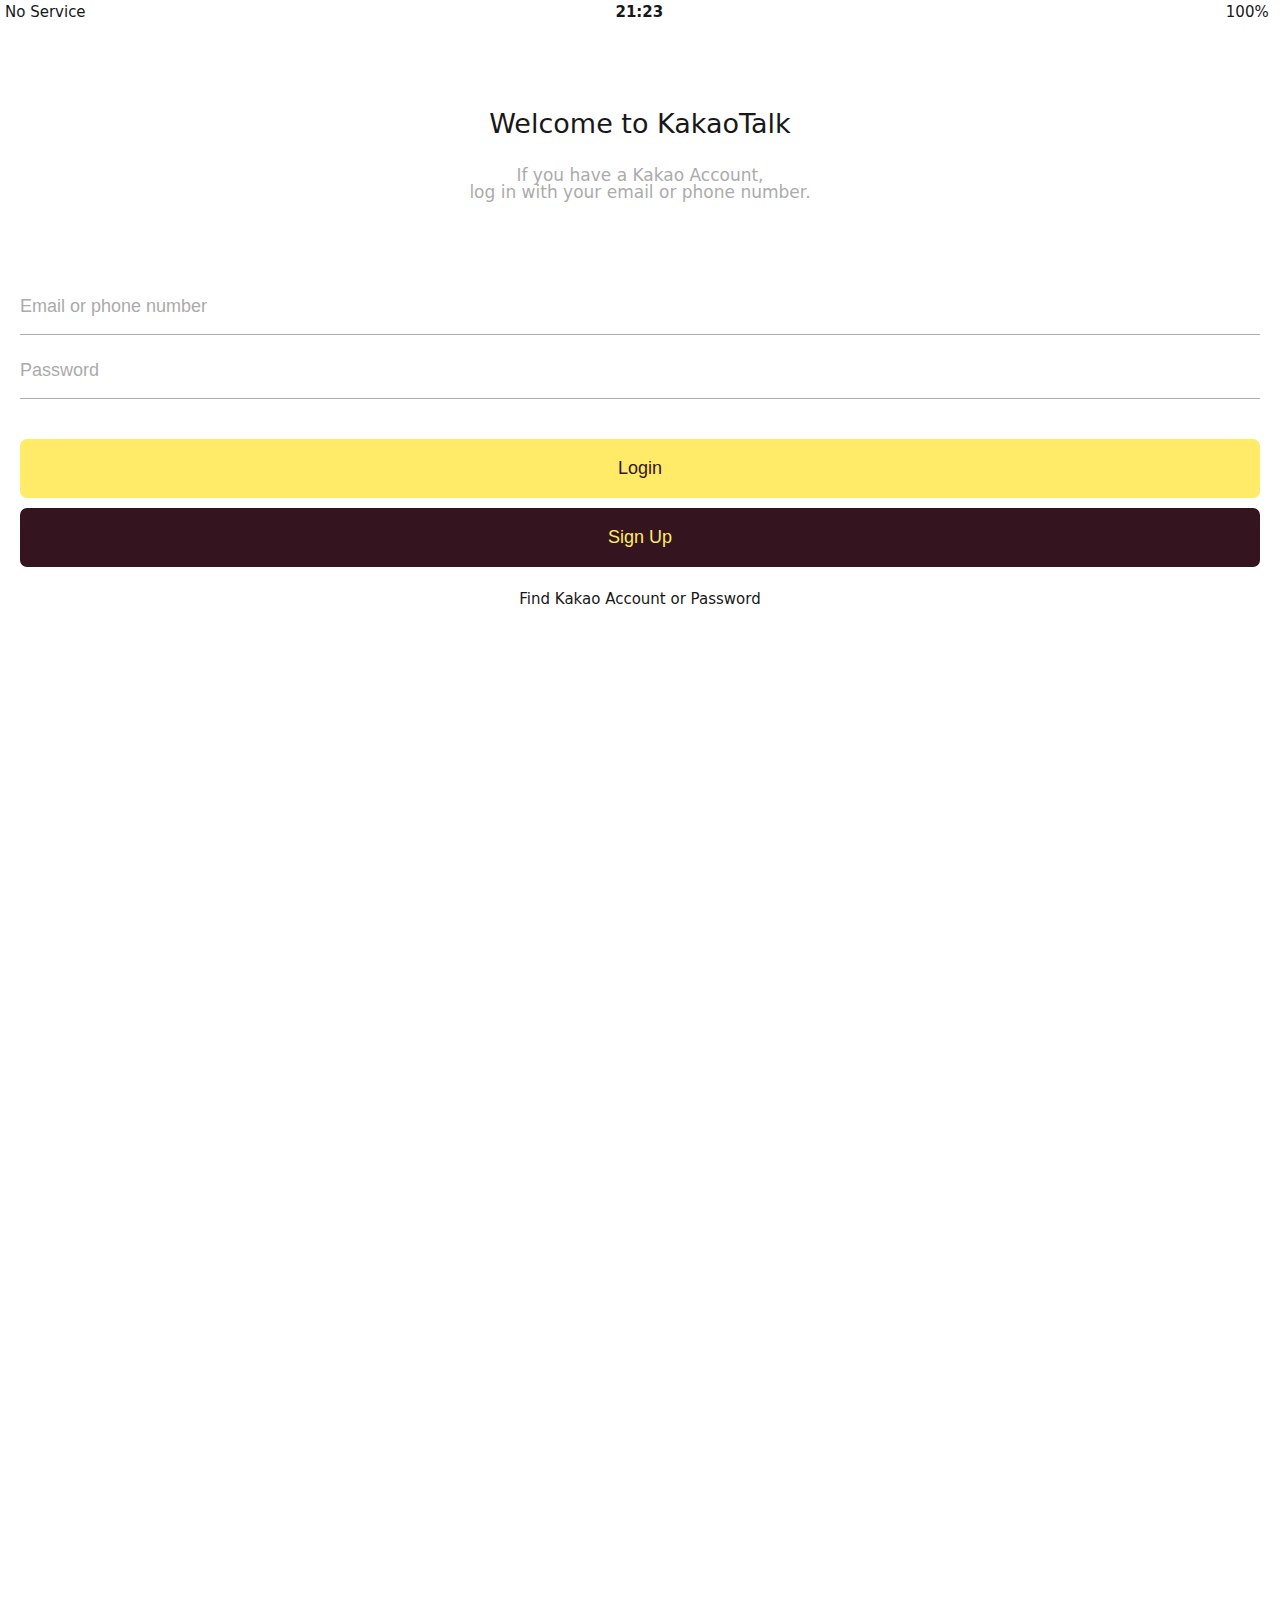
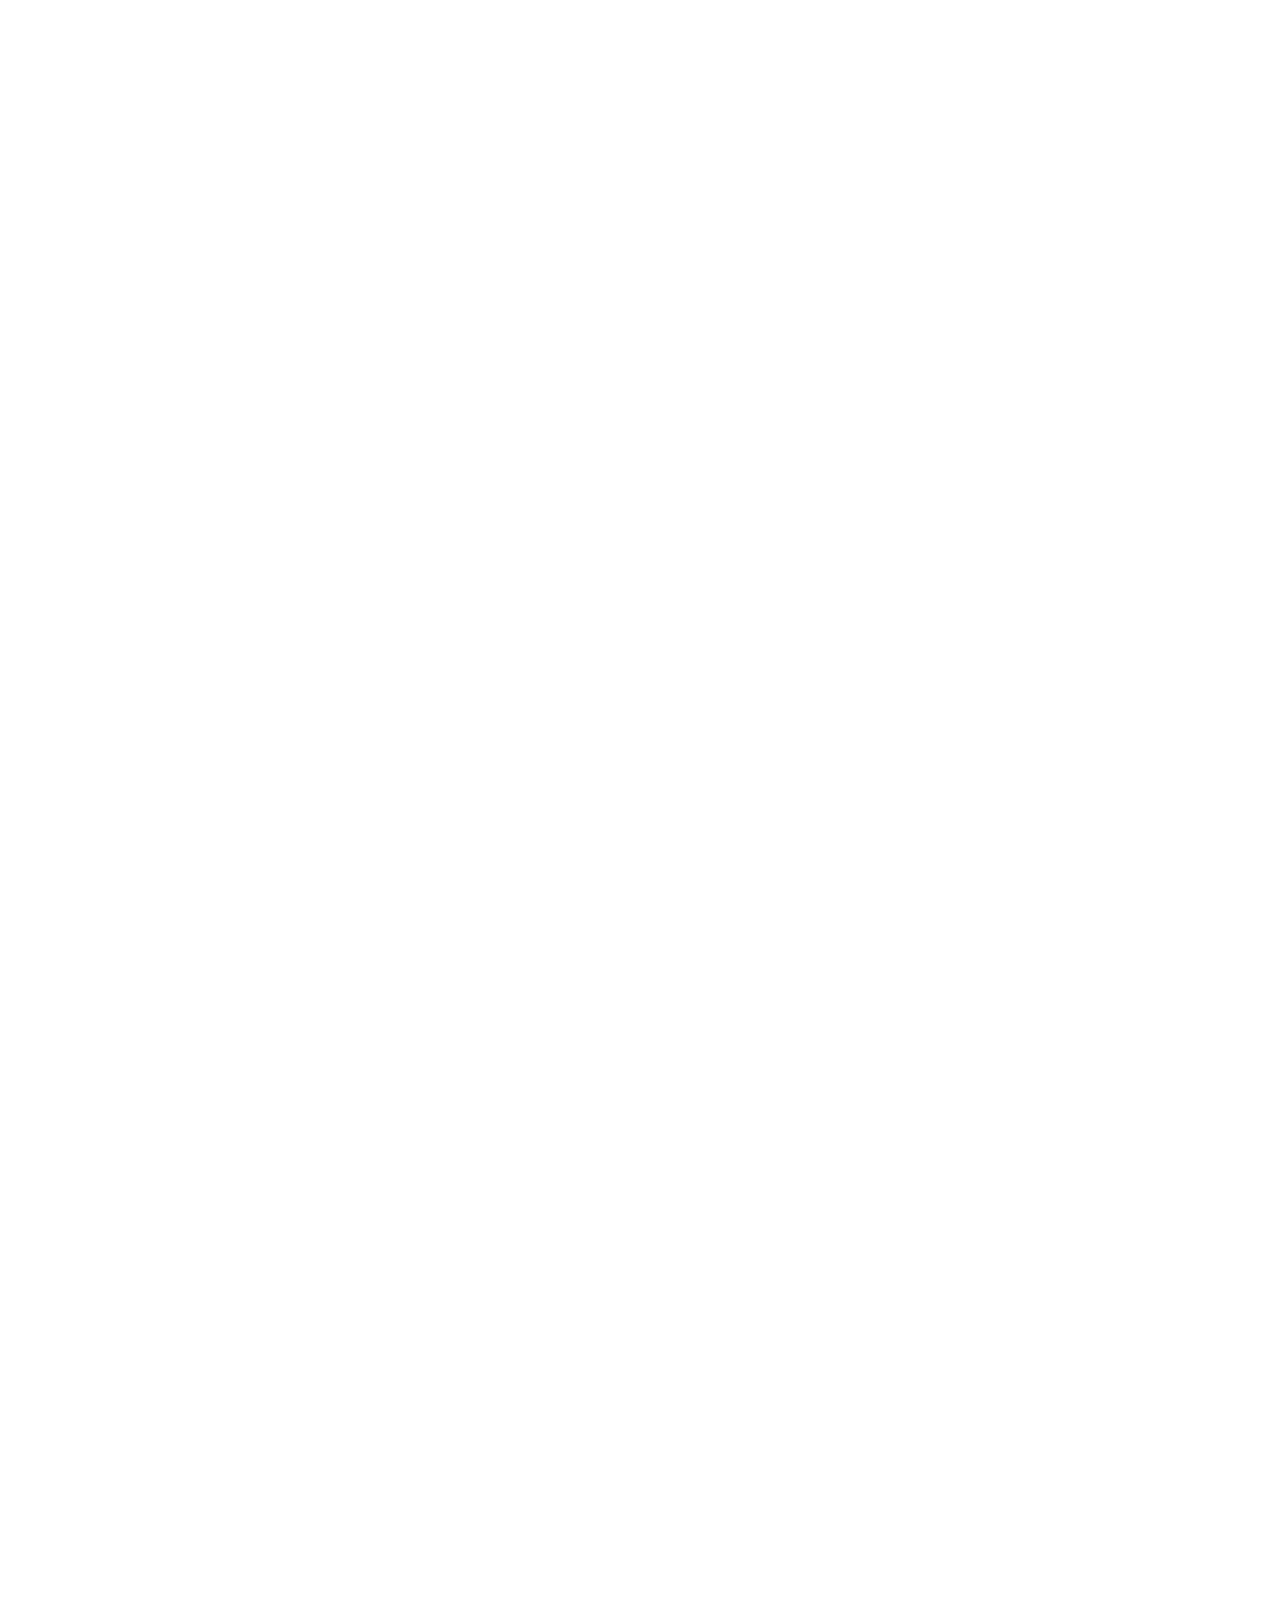
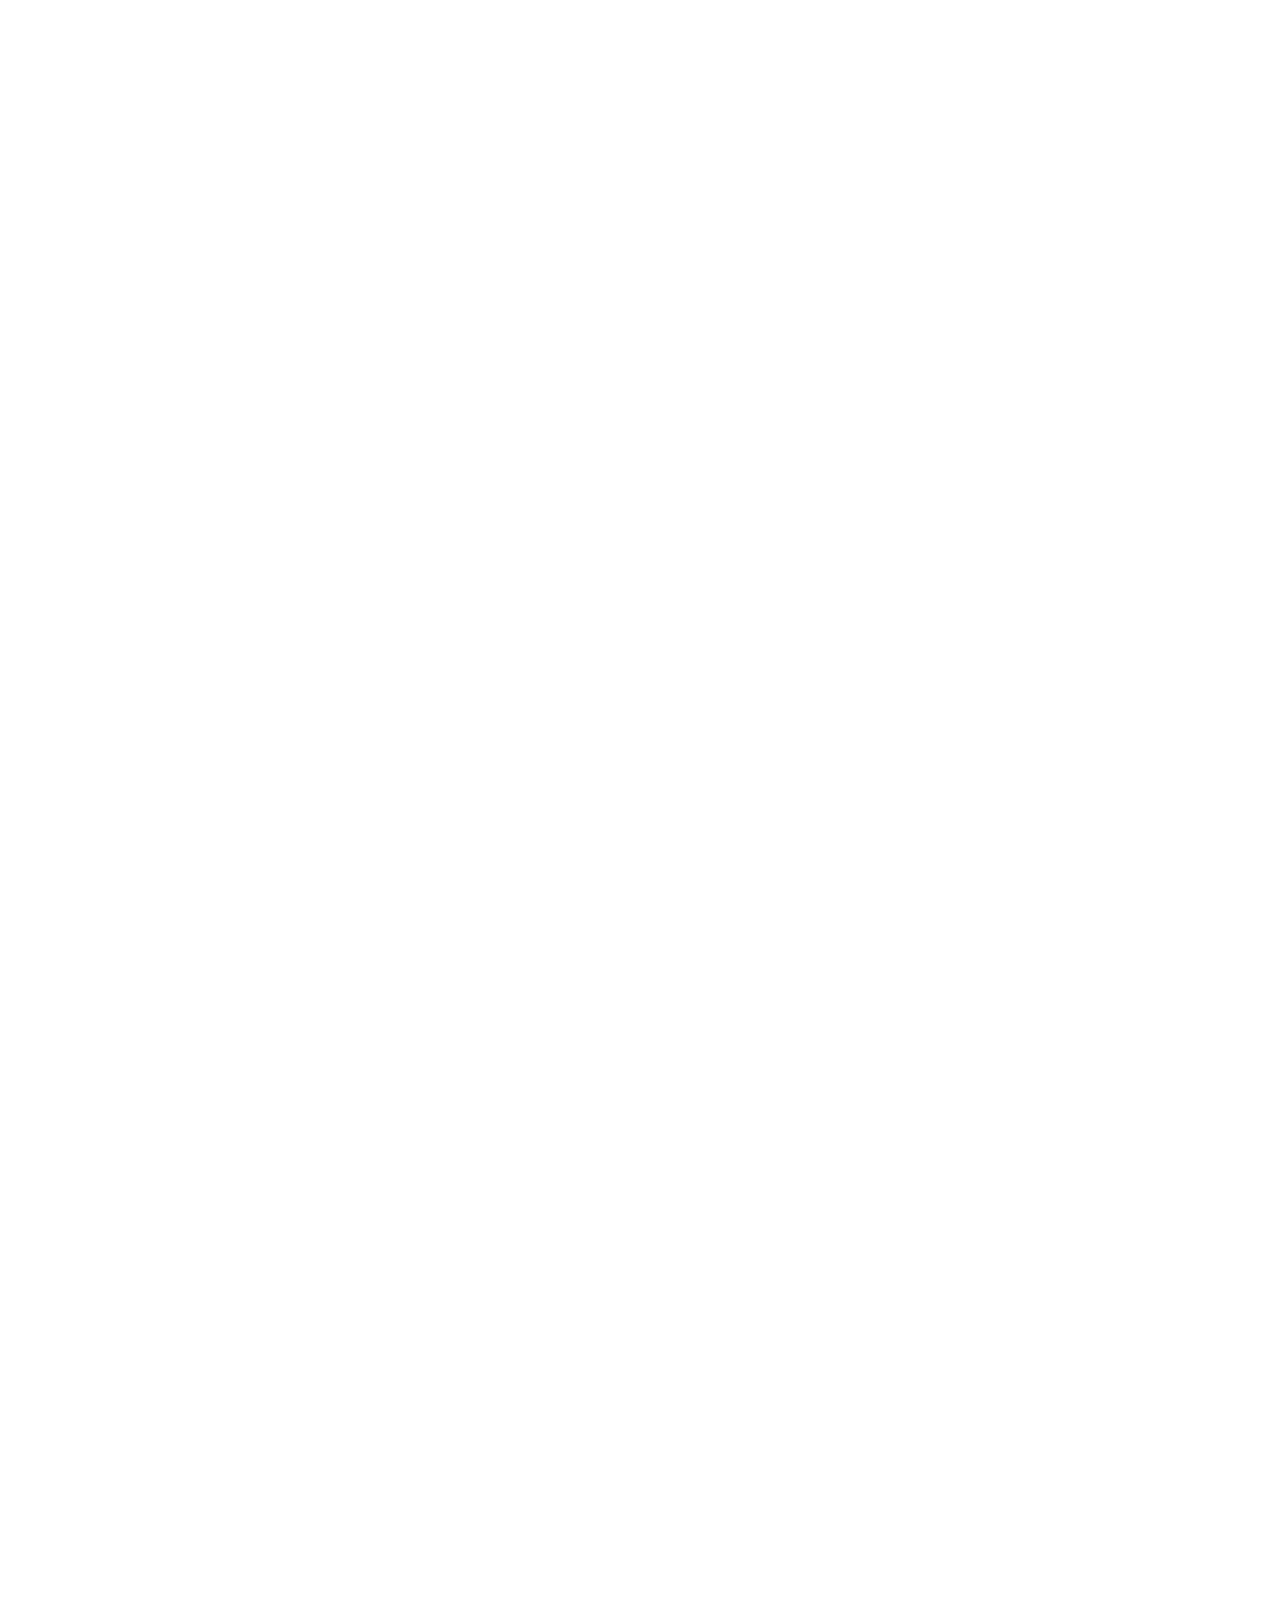
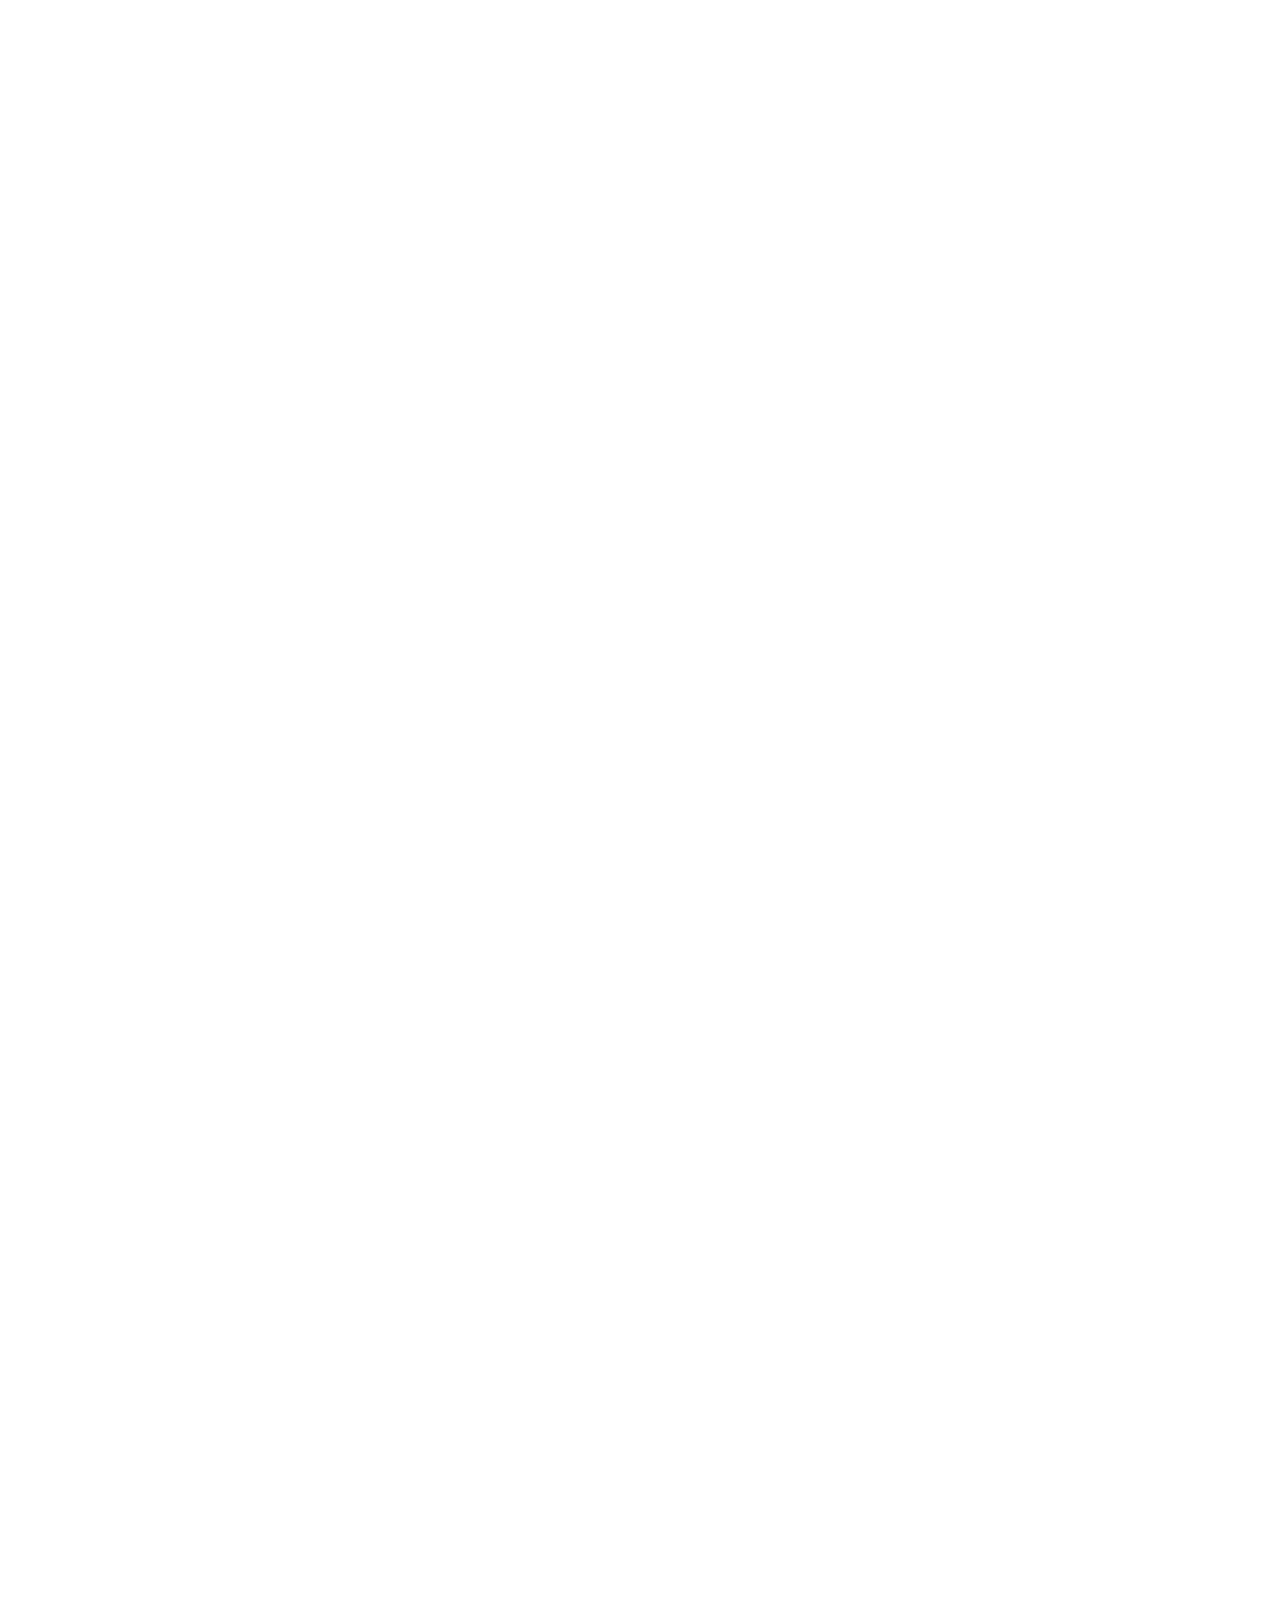
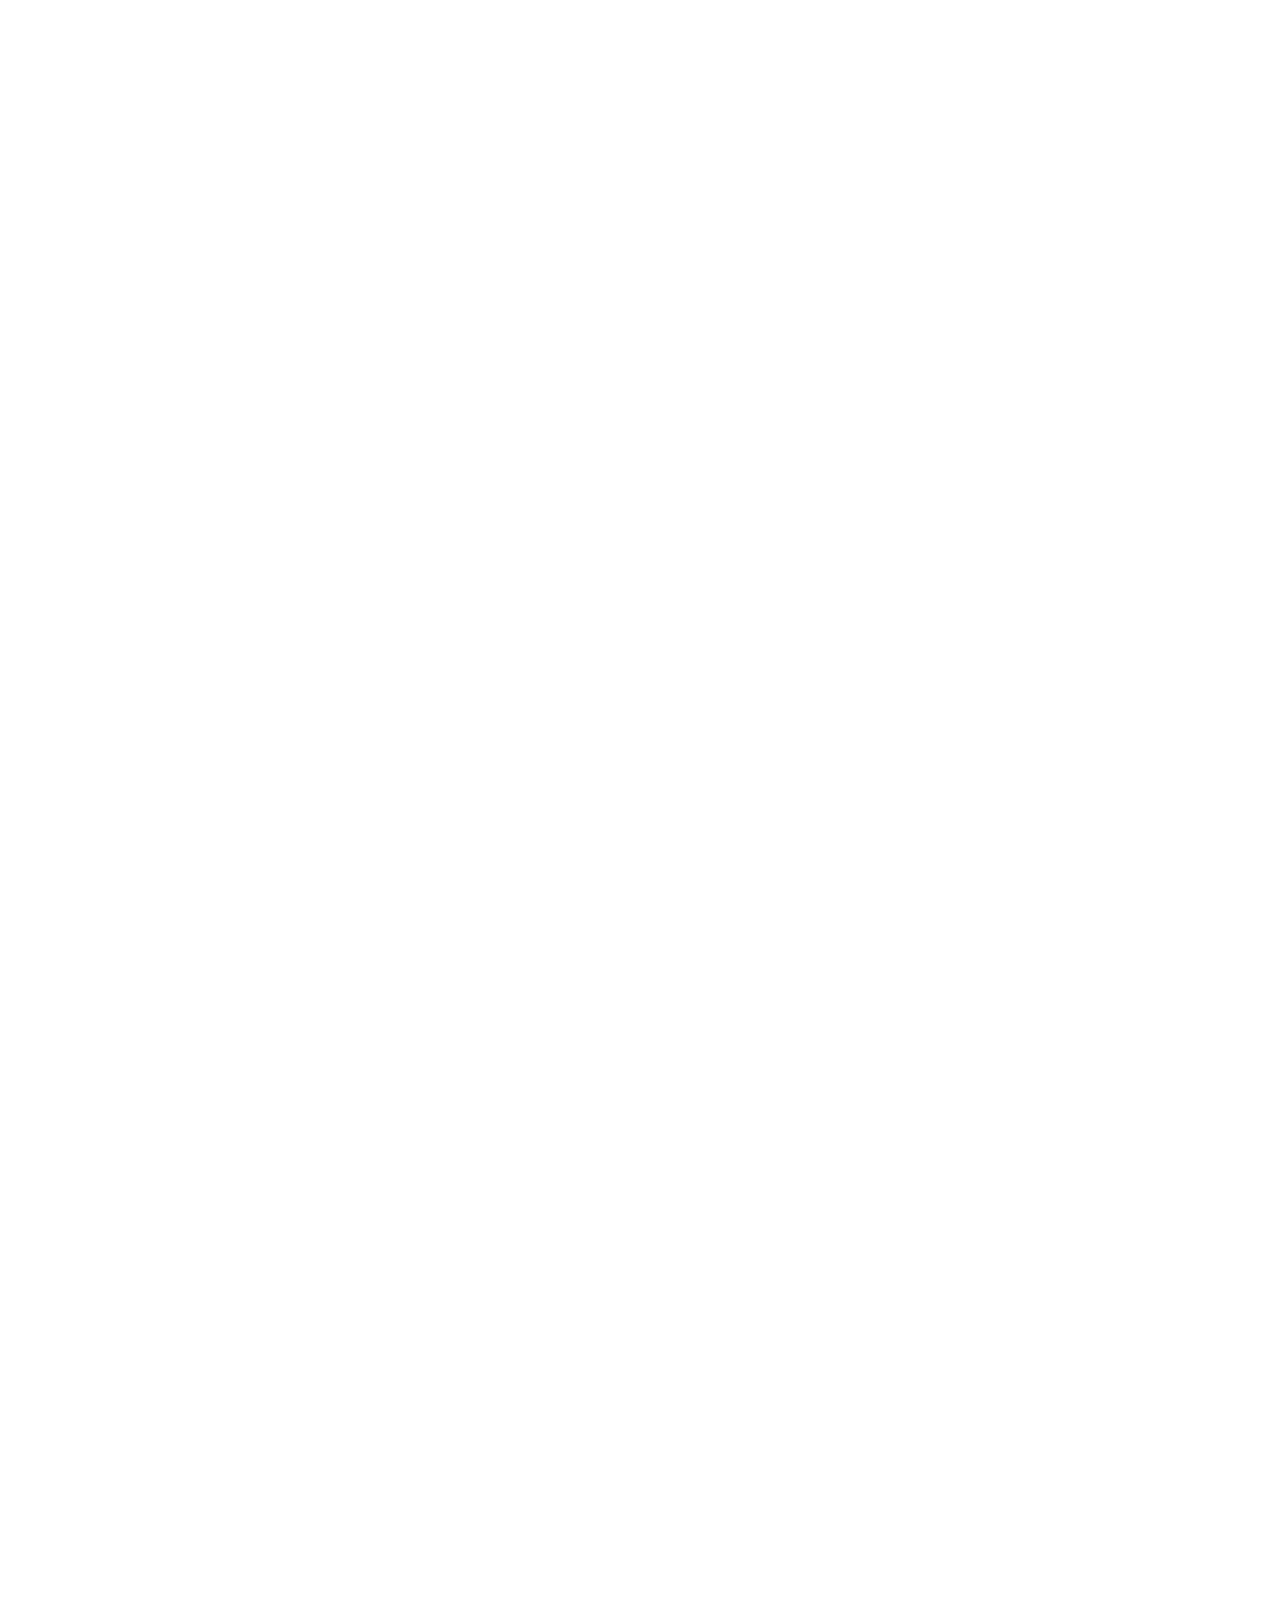
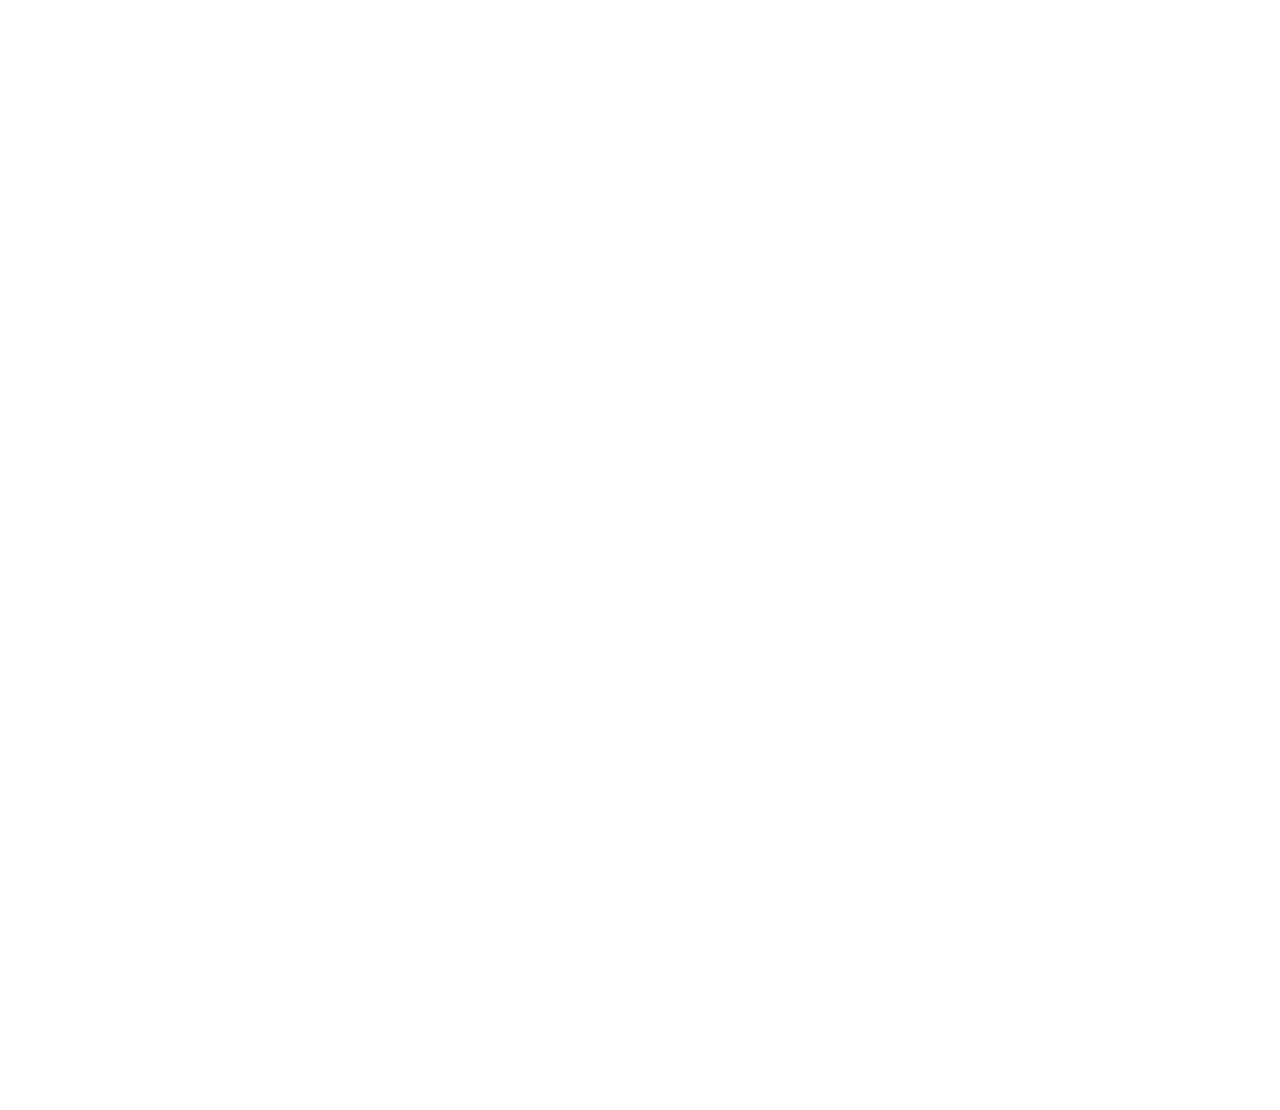
<file: index.html>
<!DOCTYPE html>
<html lang="en">
<head>
  <meta charset="UTF-8">
  <meta http-equiv="X-UA-Compatible" content="IE=edge">
  <meta name="viewport" content="width=device-width, initial-scale=1.0">
  <title>Login - bora's kakaotalk clone</title>
  <link rel="stylesheet" href="css/style.css">
</head>

<body>

  <div class="top-bar">
    <div class="top-bar__column">
      <span>No Service</span>
      <i class="fi fi-bs-wifi"></i>
    </div>
    <div class="top-bar__column">
      <span>21:23</span>
    </div>
    <div class="top-bar__column">
      <span>100%</span>
      <i class="fi fi-rs-battery-three-quarters"></i>
    </div>
  </div>

  <header class="welcome-header">
      <h1>Welcome to KakaoTalk</h1>
      <p>If you have a Kakao Account,<br>log in with your email or phone number.</p>
  </header>

  <form class="login-form" action="friends.html" method="get">
    <input type="text" placeholder="Email or phone number">
    <input type="password" placeholder="Password">
    <input type="submit" value="Login">
    <input type="submit" value="Sign Up">
    <a href="#">Find Kakao Account or Password</a>
  </form>

</body>
</html>
</file>
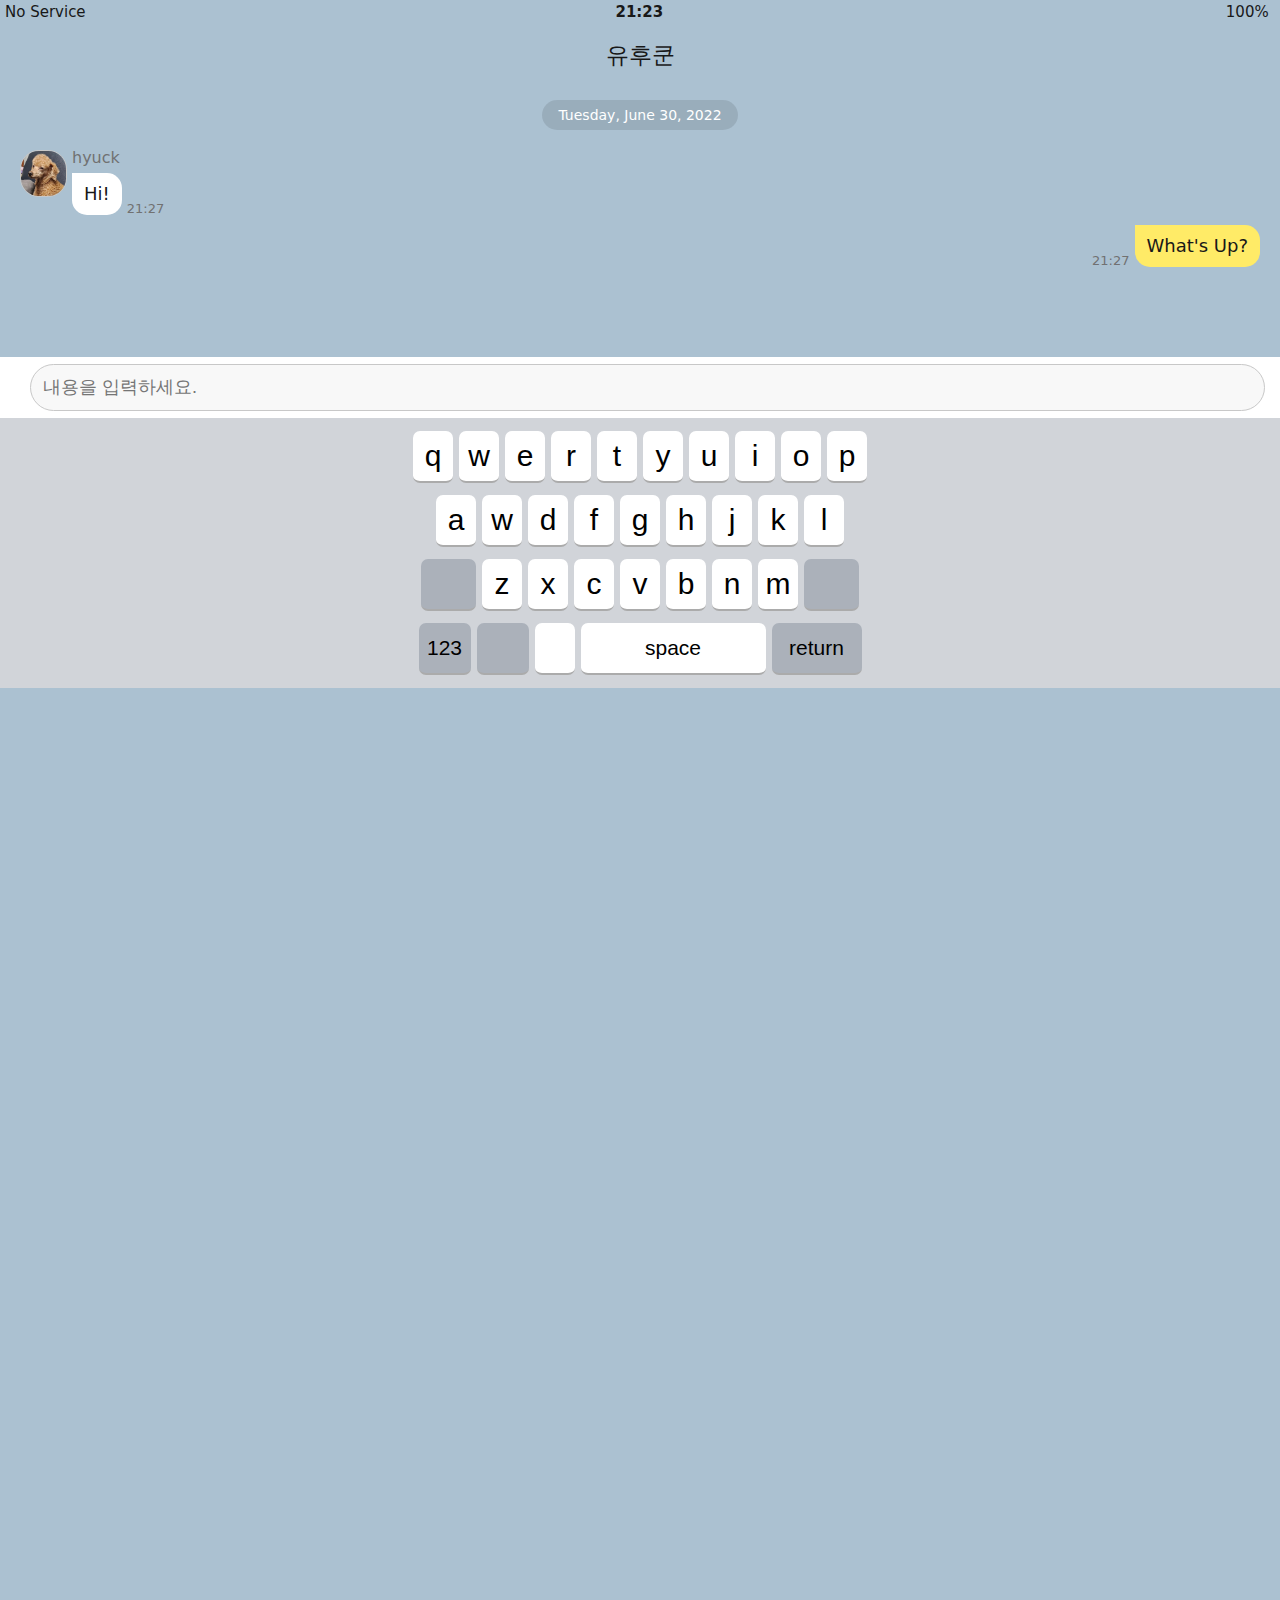
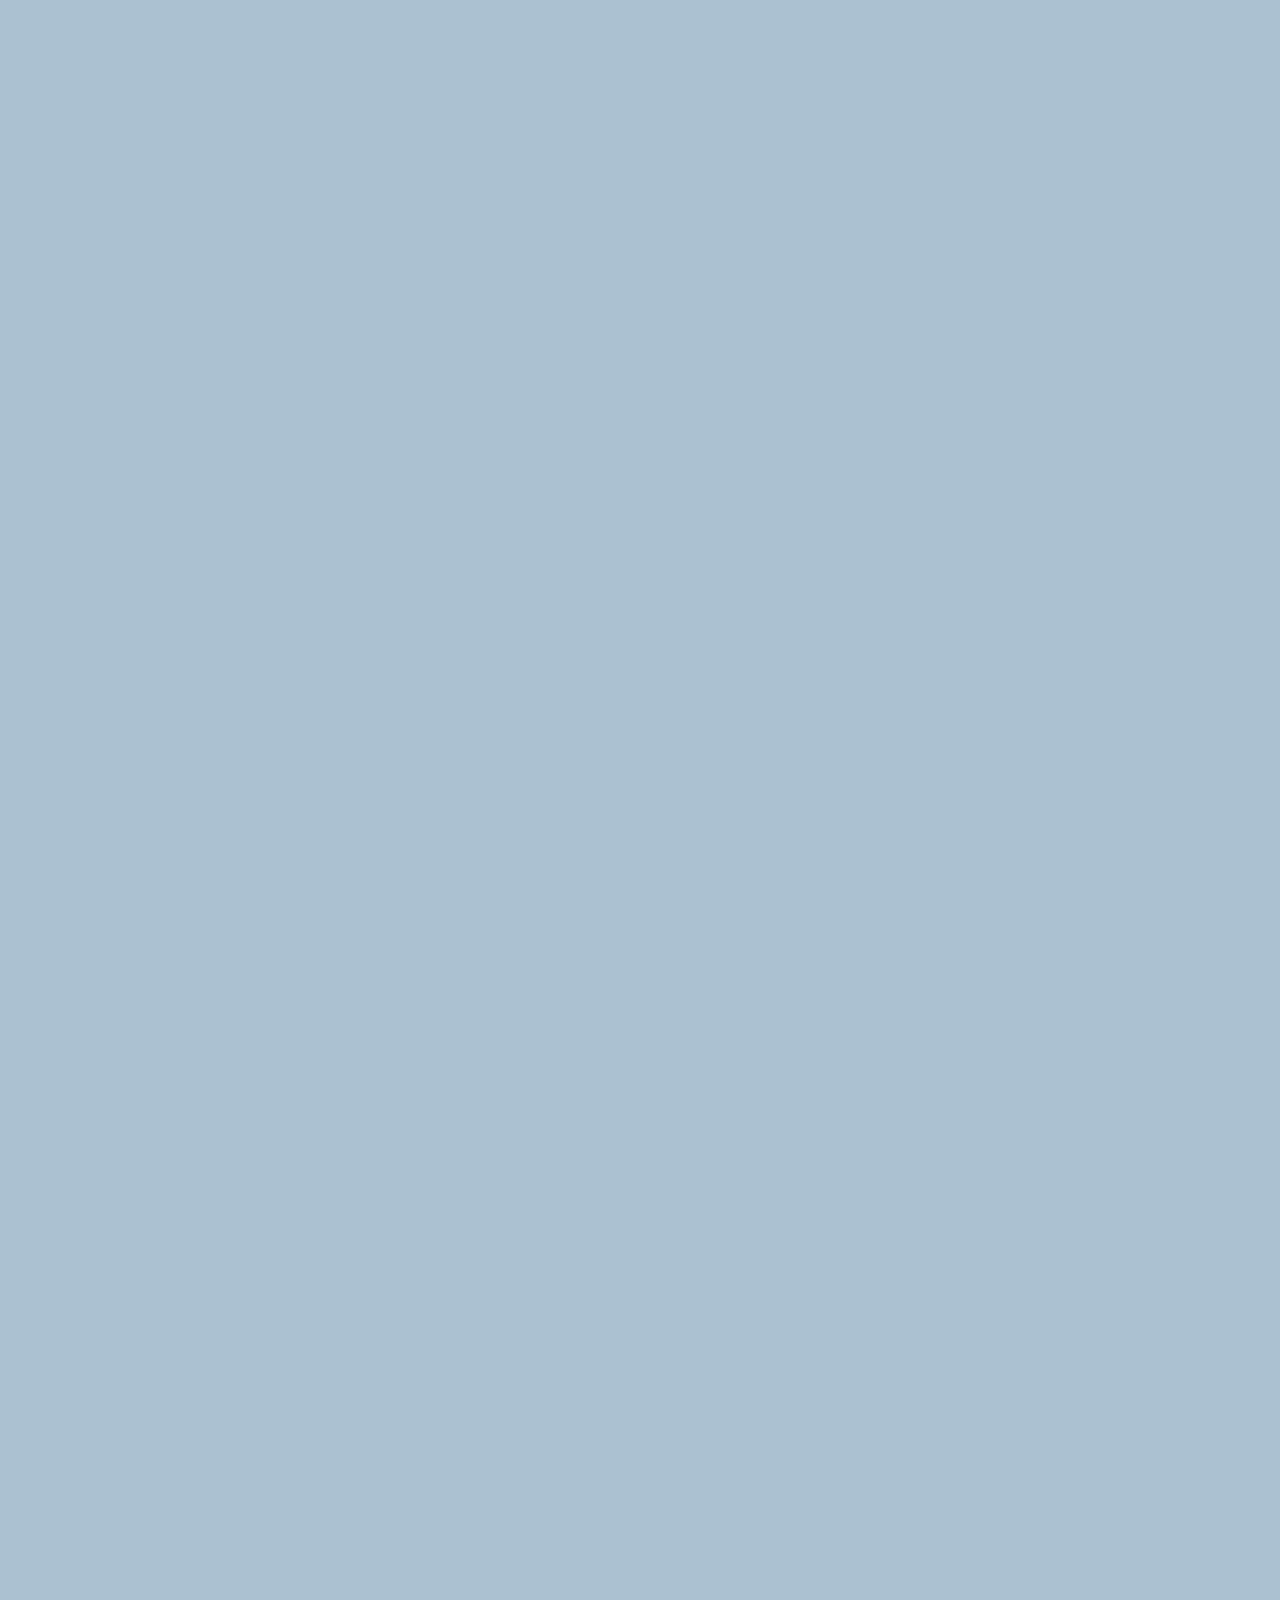
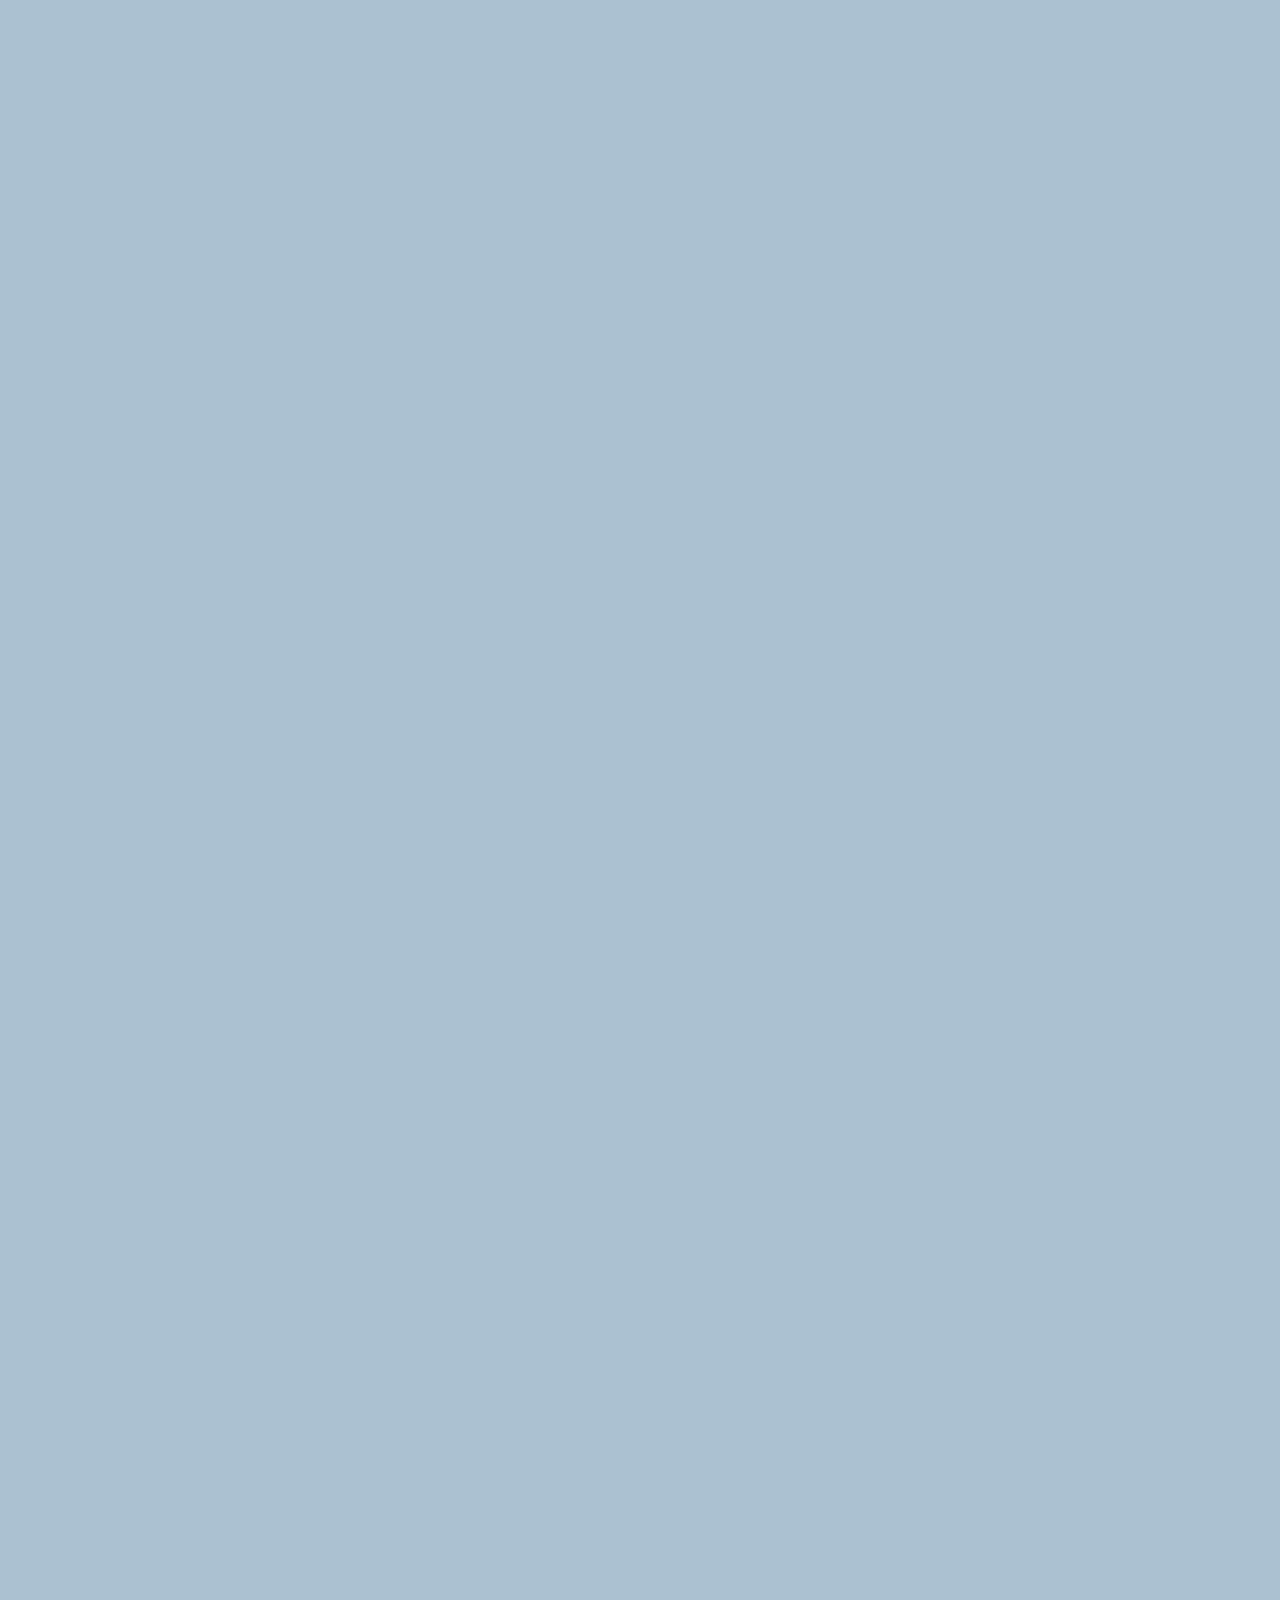
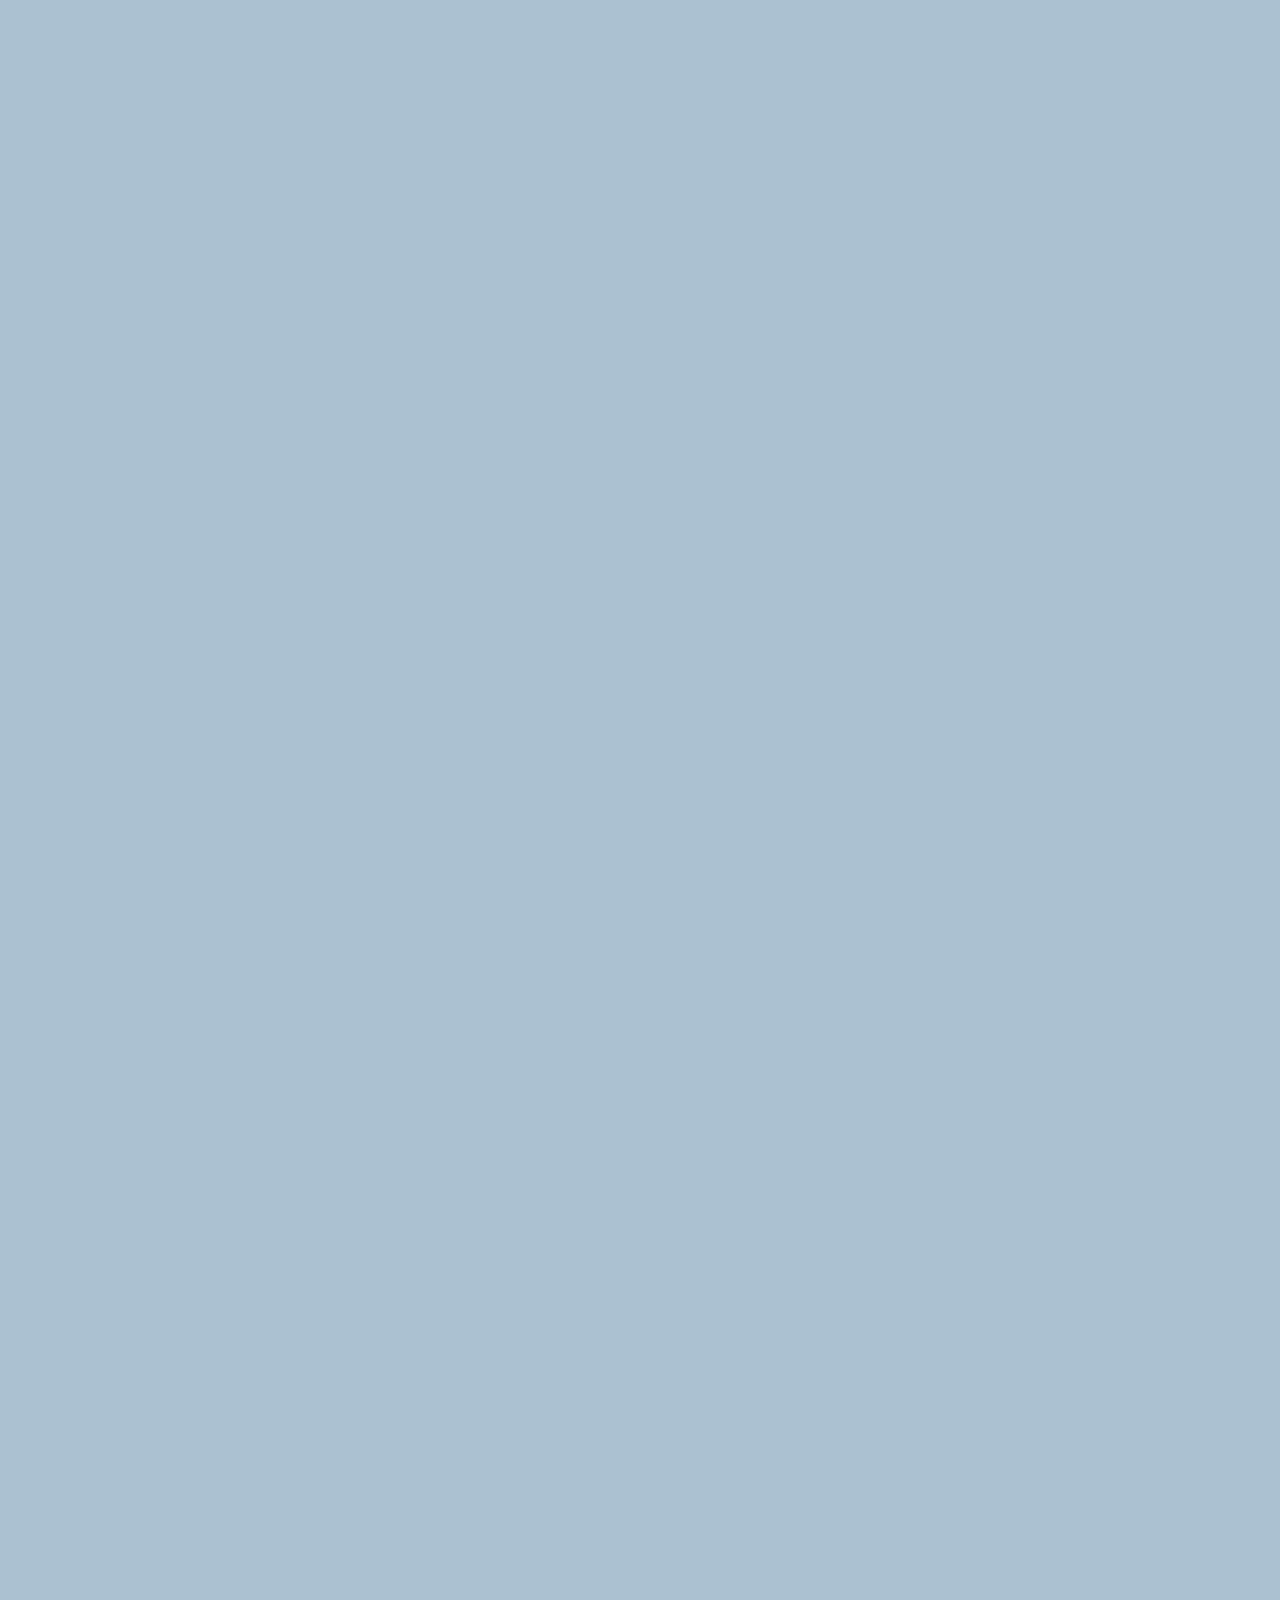
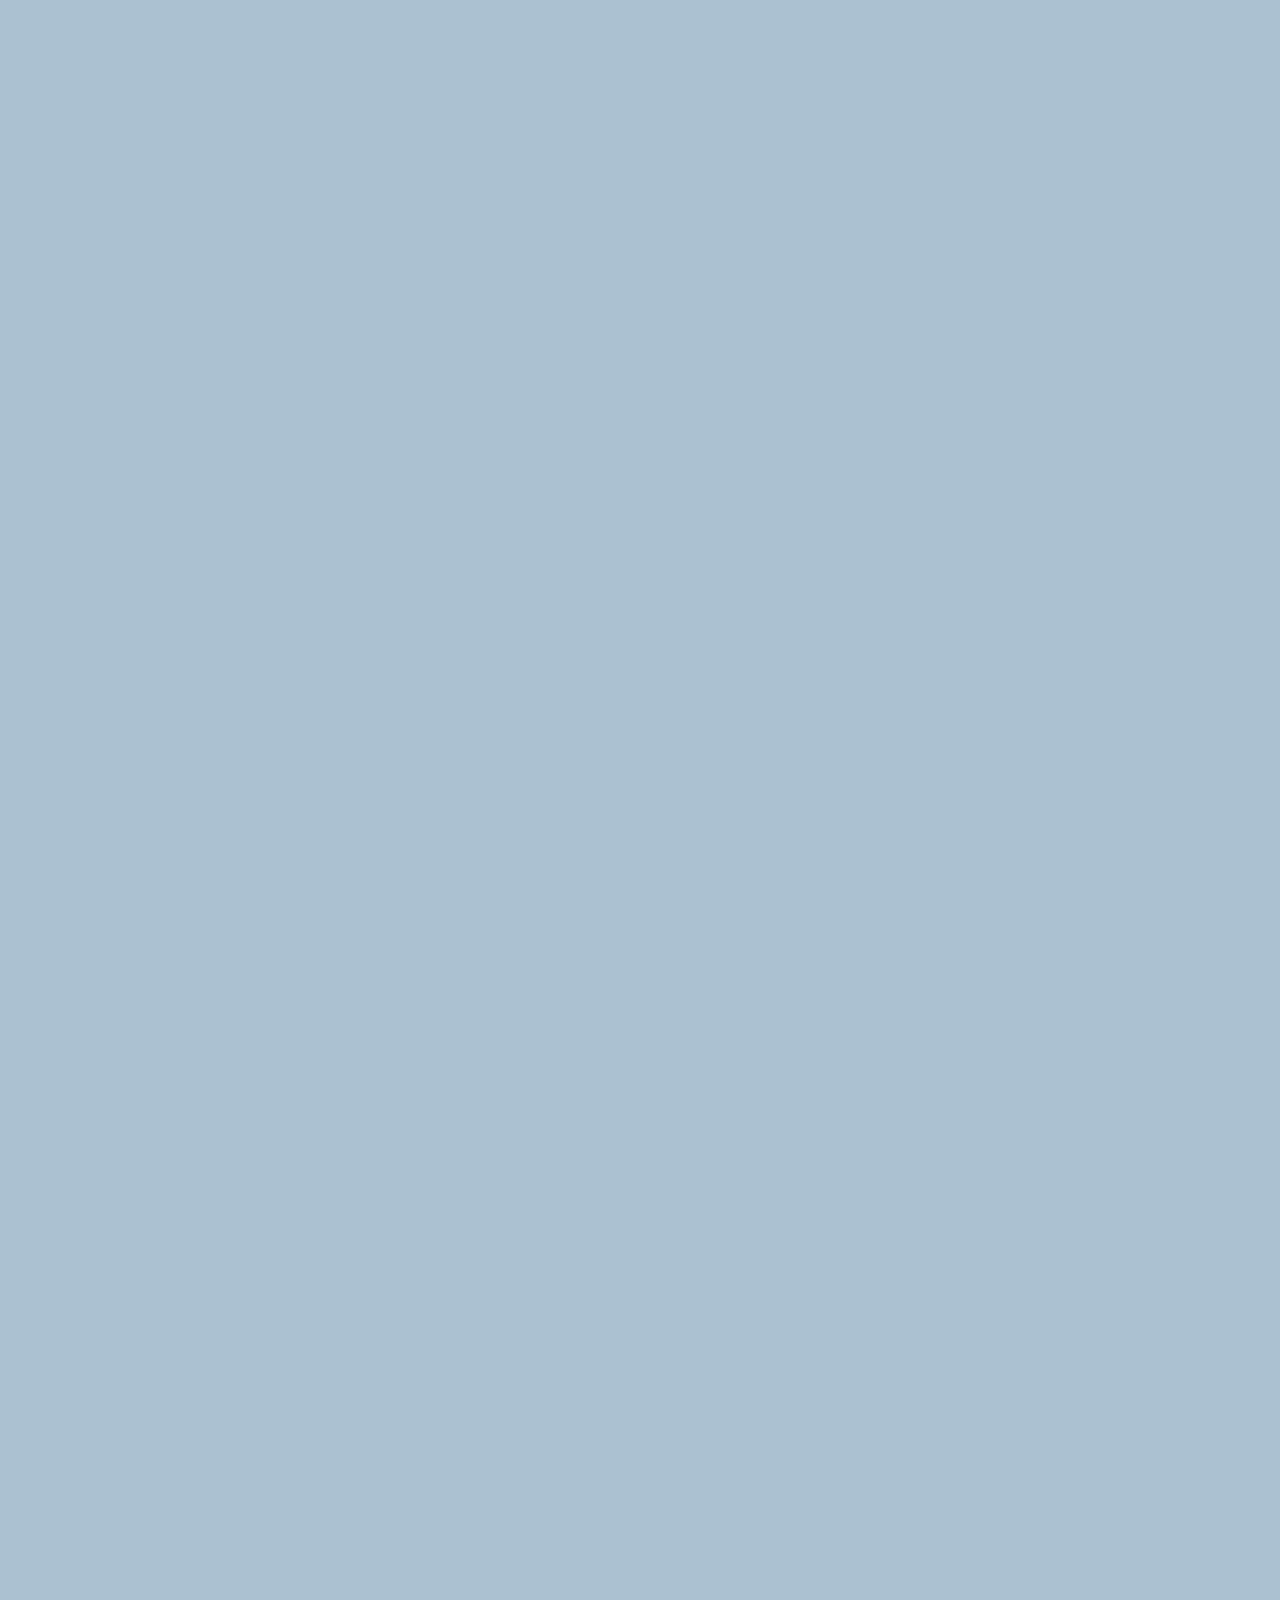
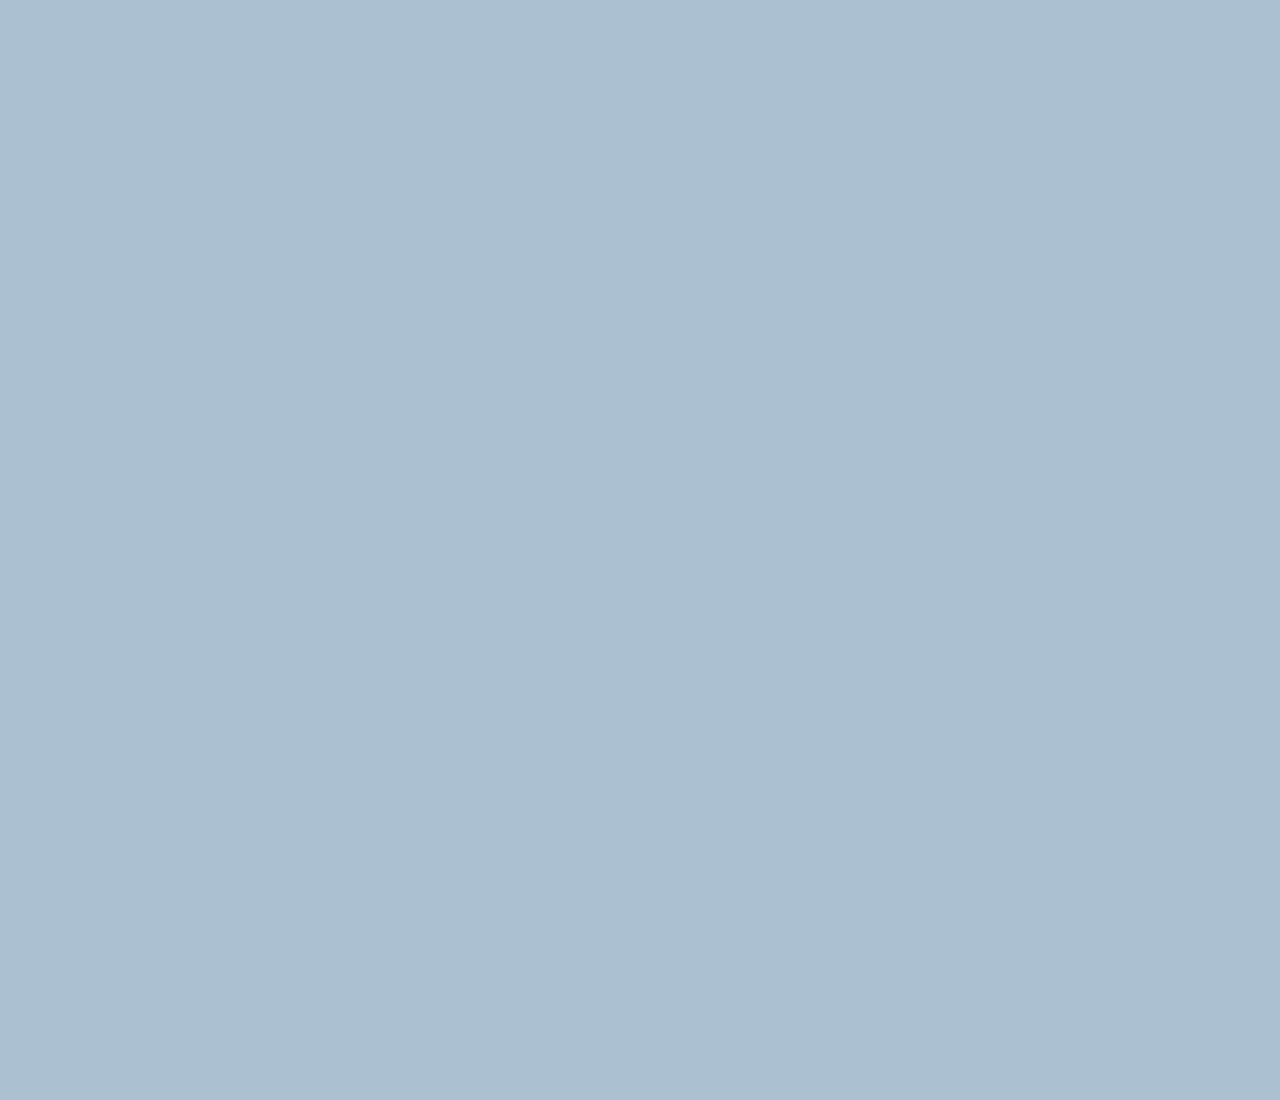
<file: chatroom.html>
<!DOCTYPE html>
<html lang="en">
<head>
  <meta charset="UTF-8">
  <meta http-equiv="X-UA-Compatible" content="IE=edge">
  <meta name="viewport" content="width=device-width, initial-scale=1.0">
  <title>Chatroom - bora's kakaotalk clone</title>
  <link rel="stylesheet" href="css/style.css">
</head>

<body class="chatroom-background-color">

  <div class="top-bar chatroom-header-opacity">
    <div class="top-bar__column">
      <span>No Service</span>
      <i class="fi fi-bs-wifi"></i>
    </div>
    <div class="top-bar__column">
      <span>21:23</span>
    </div>
    <div class="top-bar__column">
      <span>100%</span>
      <i class="fi fi-rs-battery-three-quarters"></i>
    </div>
  </div>

  <header class="main-header chatroom-header-opacity">
    <div class="setting-header">
      <a href="javascript:history.back();">
        <i class="fi fi-rs-angle-left"></i>
      </a>
    </div>
    <div class="setting-header setting-header__middle">
      <span>유후쿤</span>
    </div>
    <div class="setting-header setting-header__right">
      <i class="fi fi-rr-search"></i>
      <i class="fi fi-rr-menu-burger"></i>
    </div>
  </header>

  
  
  <main class="main-group chatroom-group">
  
    <div class="chatroom-date">Tuesday, June 30, 2022</div>

    <div class="profile-chatroom">
      <div class="profile-chatroom__left">
        <img src="img/프로필사진.jpg" alt="">
      </div>
      <div class="profile-chatroom__right">
        <span class="profile-chatroom__right-username">hyuck</span>
        <div class="speech-bubble">
          <span class="speech-bubble__text">Hi!</span>
          <span class="speech-bubble__time">21:27</span>
        </div>
      </div>
    </div>

    <div class="speech-bubble speech-bubble-yellow">
      <span class="speech-bubble__text">What's Up?</span>
      <span class="speech-bubble__time">21:27</span>
    </div>
    
    
    
  </main>

  <div class="chatroom-textbox">
    <!-- <i class="fi fi-tr-square-plus"></i> -->
    <i class="fi fi-rr-square-plus"></i>
    <div class="chatroom-textbox-icon">
      <i class="fi fi-rr-grin-alt"></i>
      <i class="fi fi-sr-arrow-circle-up"></i>
    </div>
    
    <input type="text" placeholder="내용을 입력하세요.">
    
  </div>

  <div class="keyboard">
    <div class="keyboard-btn">

      <div class="keyboard-btn__line">
        <button>q</button>
        <button>w</button>
        <button>e</button>
        <button>r</button>
        <button>t</button>
        <button>y</button>
        <button>u</button>
        <button>i</button>
        <button>o</button>
        <button>p</button>
      </div>

      <div class="keyboard-btn__line">
        <button>a</button>
        <button>w</button>
        <button>d</button>
        <button>f</button>
        <button>g</button>
        <button>h</button>
        <button>j</button>
        <button>k</button>
        <button>l</button>
      </div>

      <div class="keyboard-btn__line">
        <button id="keyboard-btn__line3-icon">
          <i class="fi fi-rr-up"></i></button>
        <button>z</button>
        <button>x</button>
        <button>c</button>
        <button>v</button>
        <button>b</button>
        <button>n</button>
        <button>m</button>
        <button id="keyboard-btn__line3-icon">
          <i class="fi fi-rr-delete"></i></button>
      </div>

      <div class="keyboard-btn__line">
        <button id="keyboard-btn__line4-lefticon">123</button>
        <button id="keyboard-btn__line4-lefticon">
          <i class="fi fi-ss-globe"></i></button>
        <button>
          <i class="fi fi-rr-microphone"></i></button>
        <button id="keyboard-btn__line4-space">space</button>
        <button id="keyboard-btn__line4-return">return</button>
      </div>

    </div>
    
    
  </div>

</body>
</html>
</file>
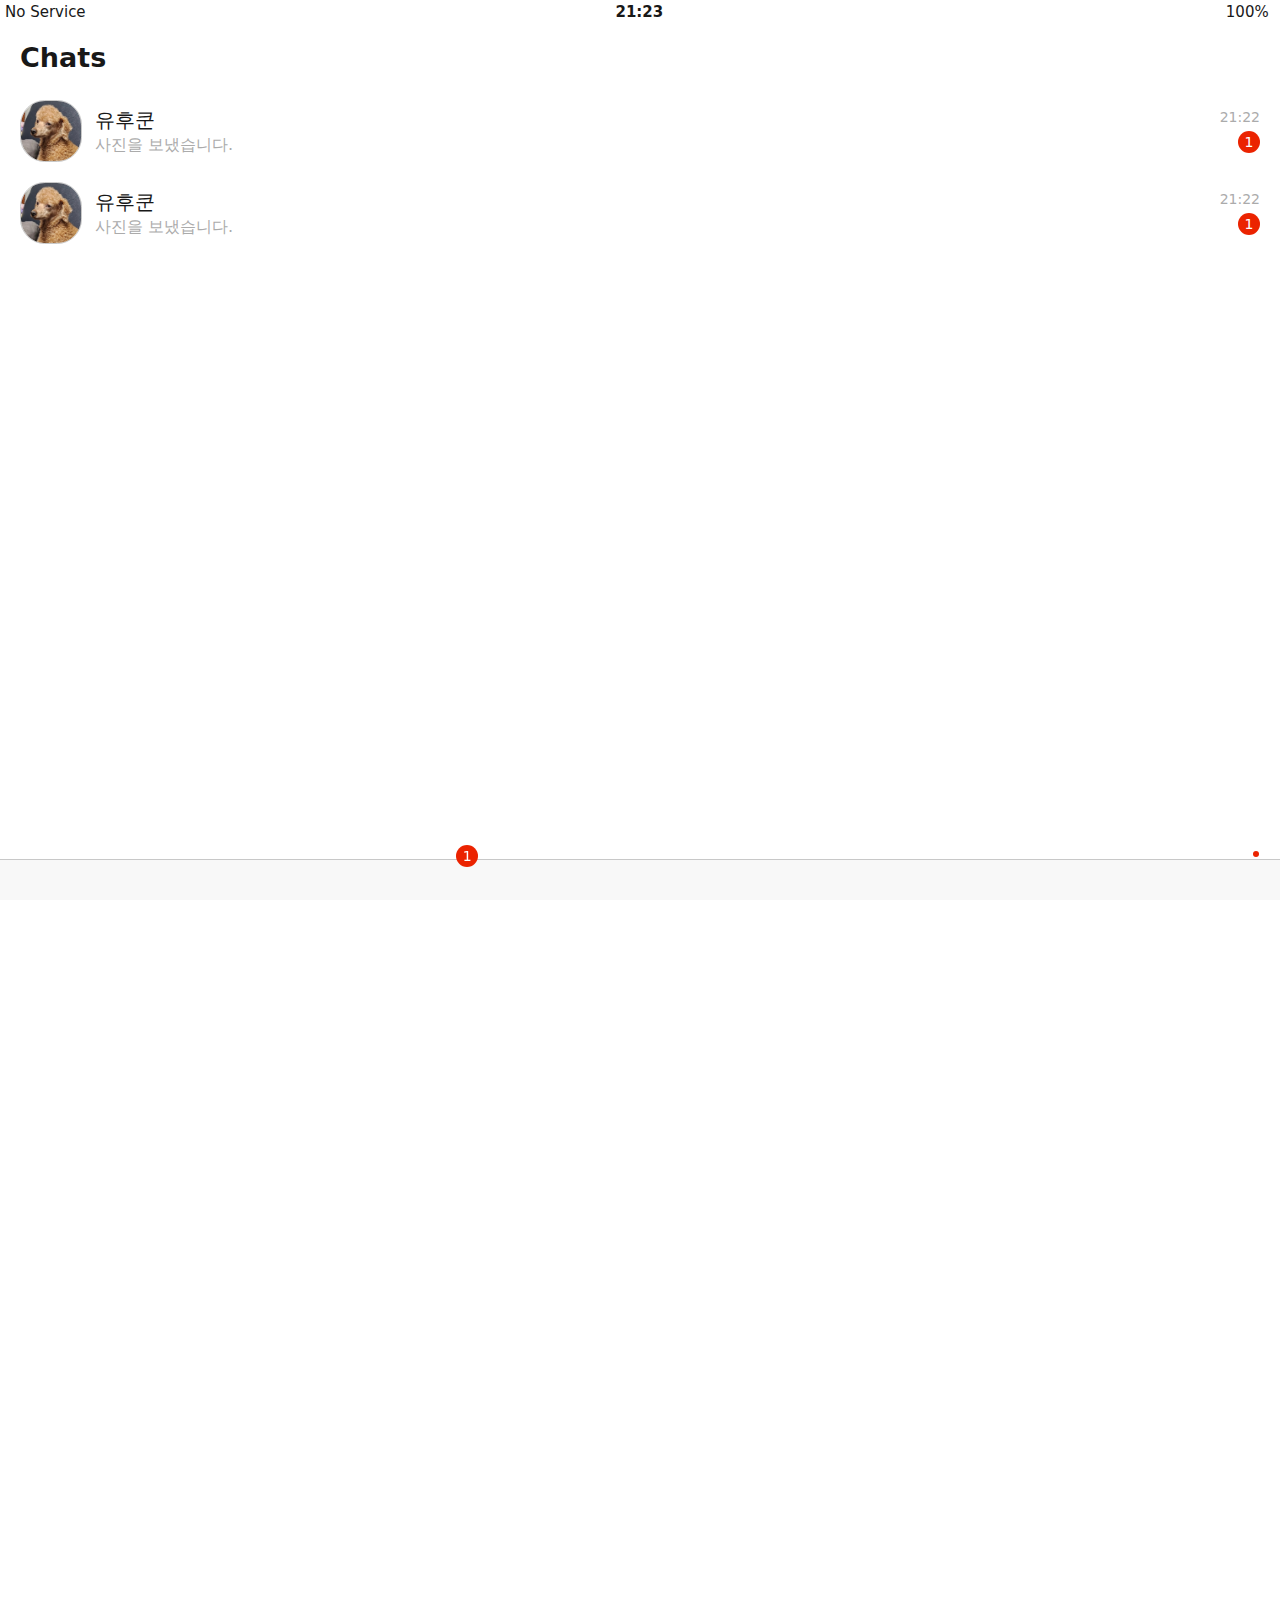
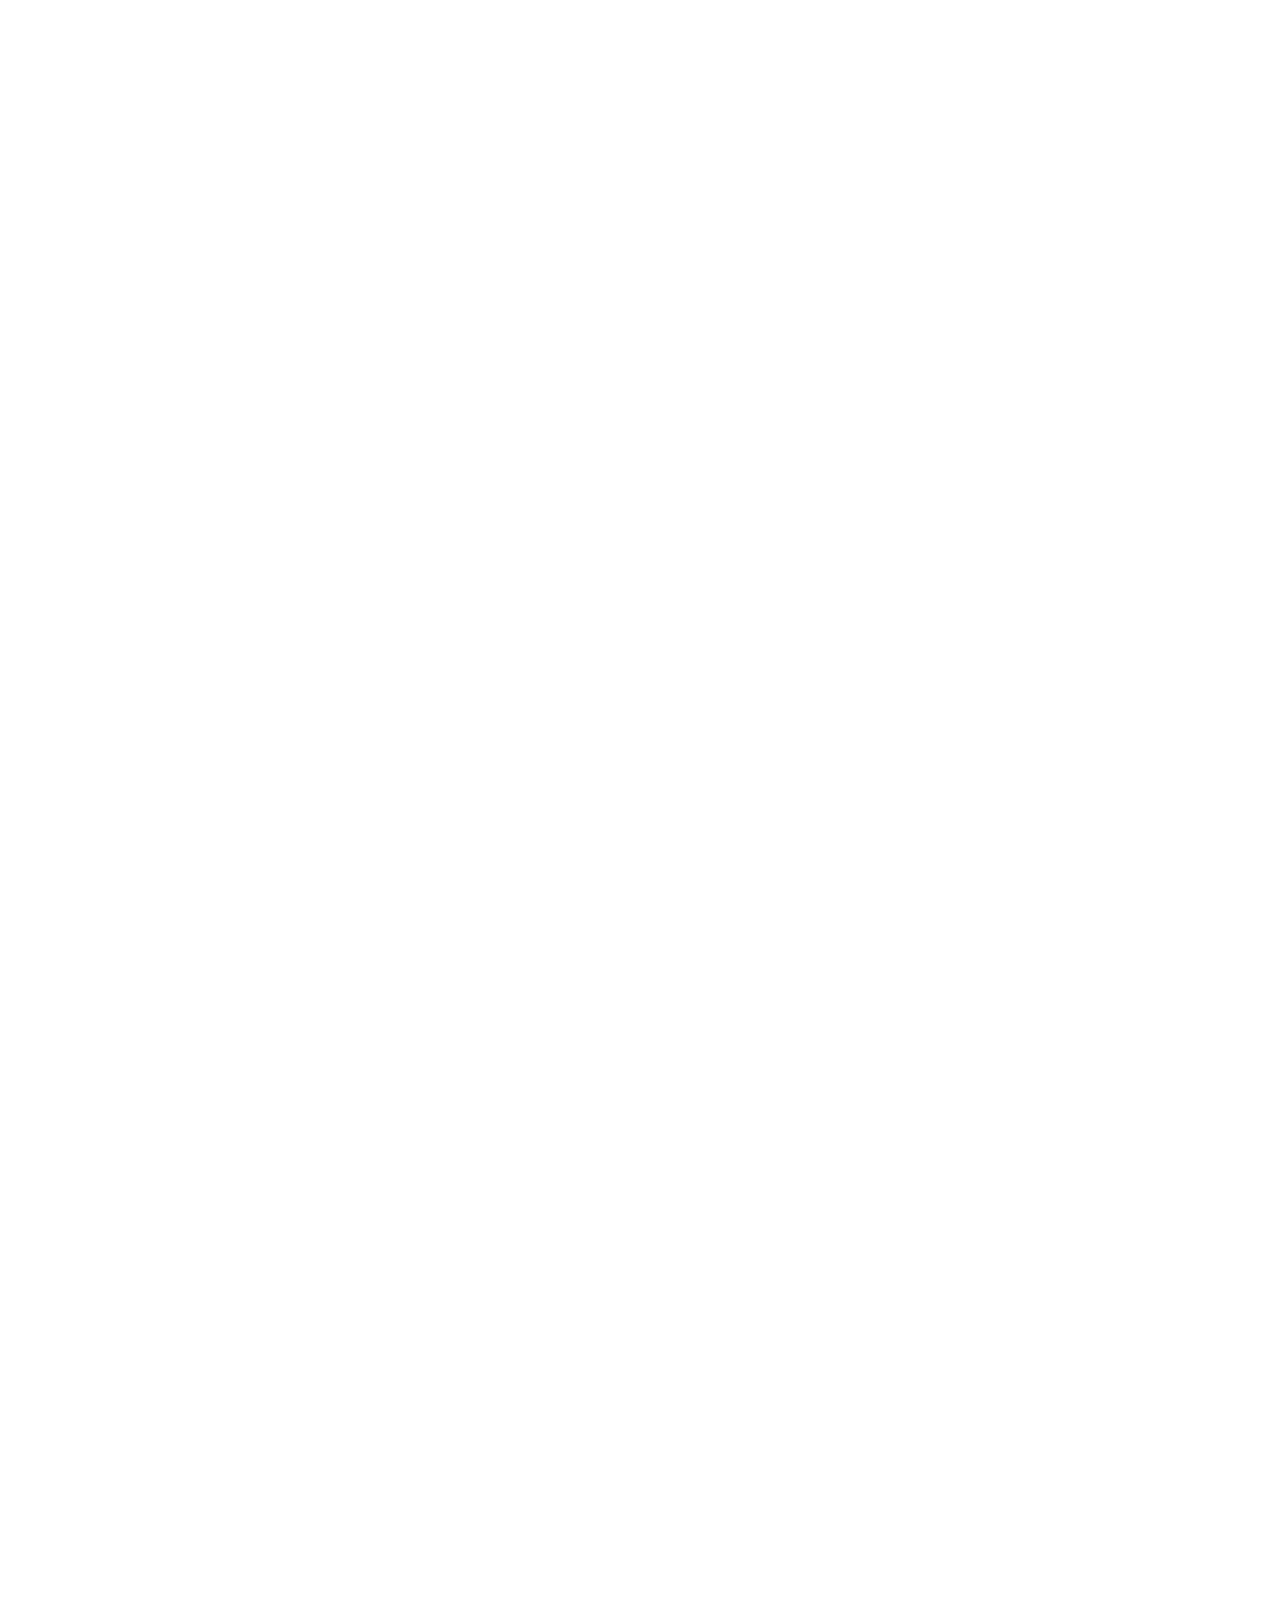
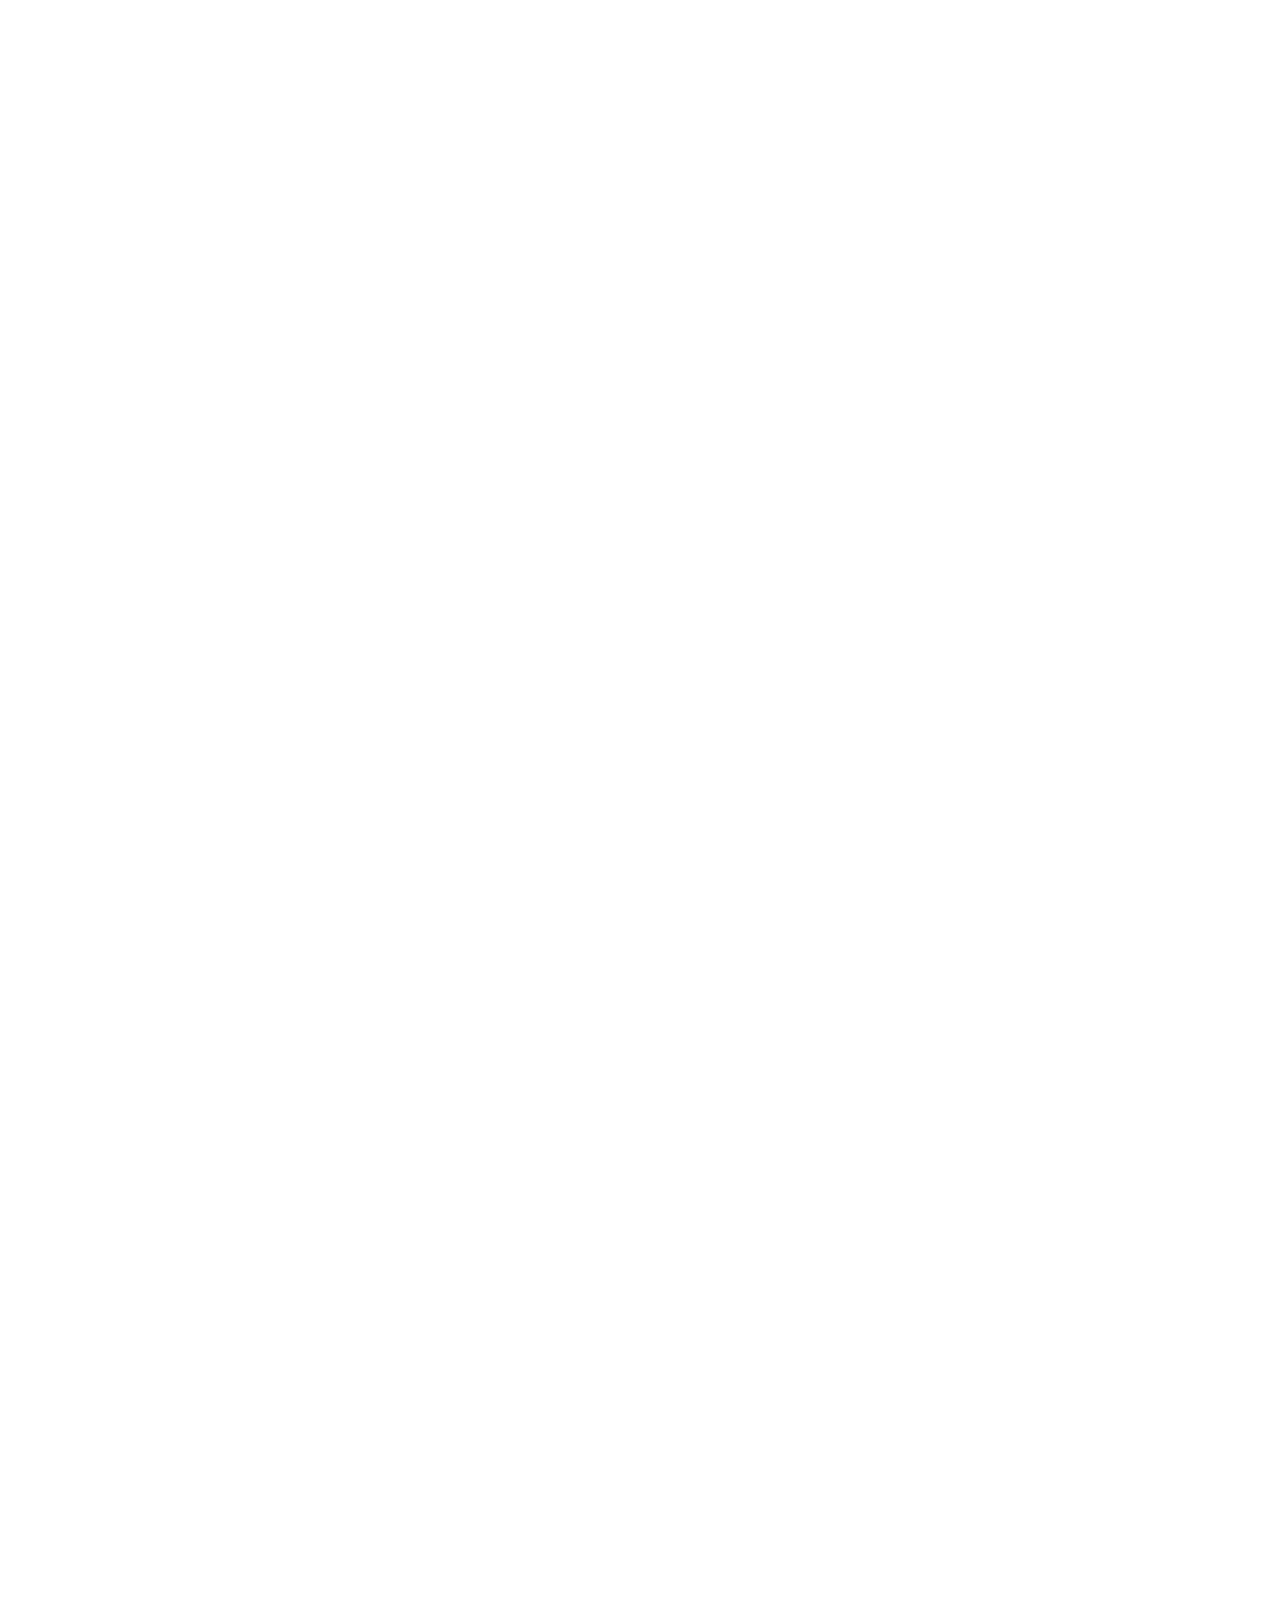
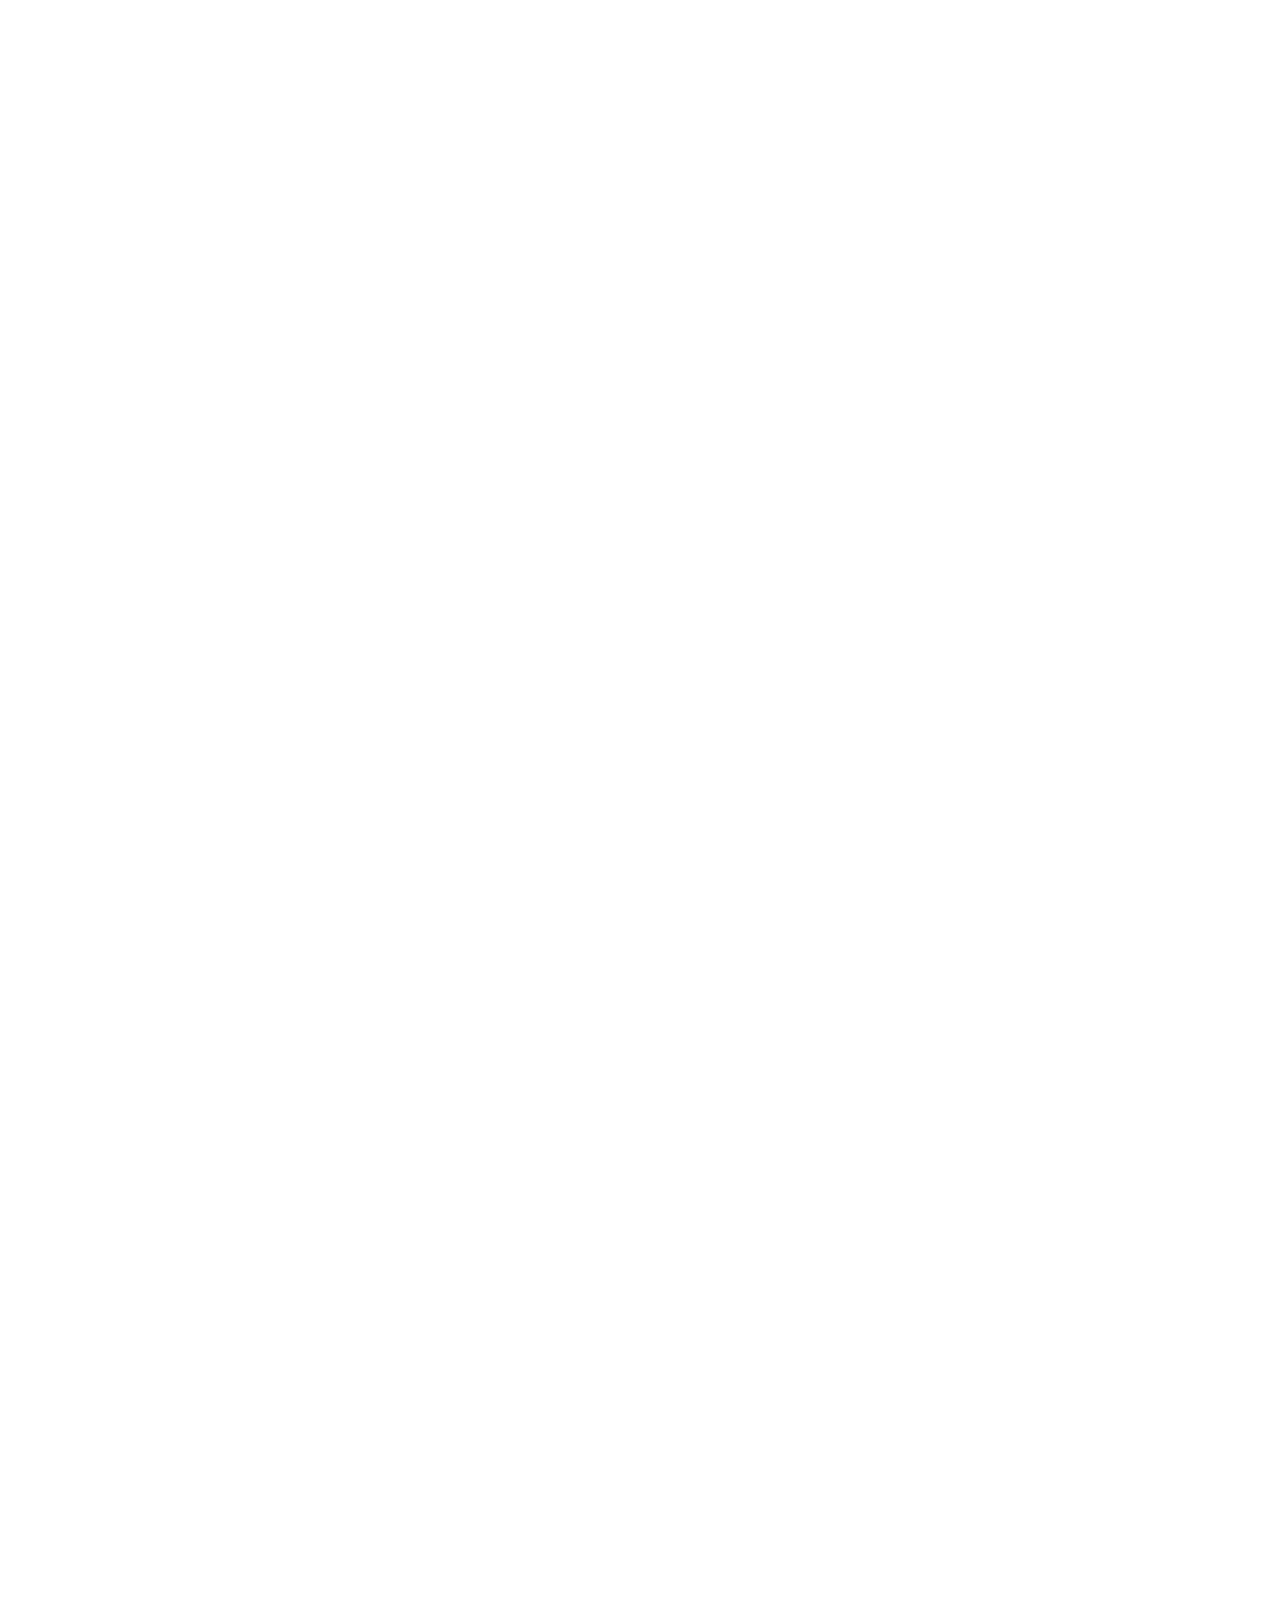
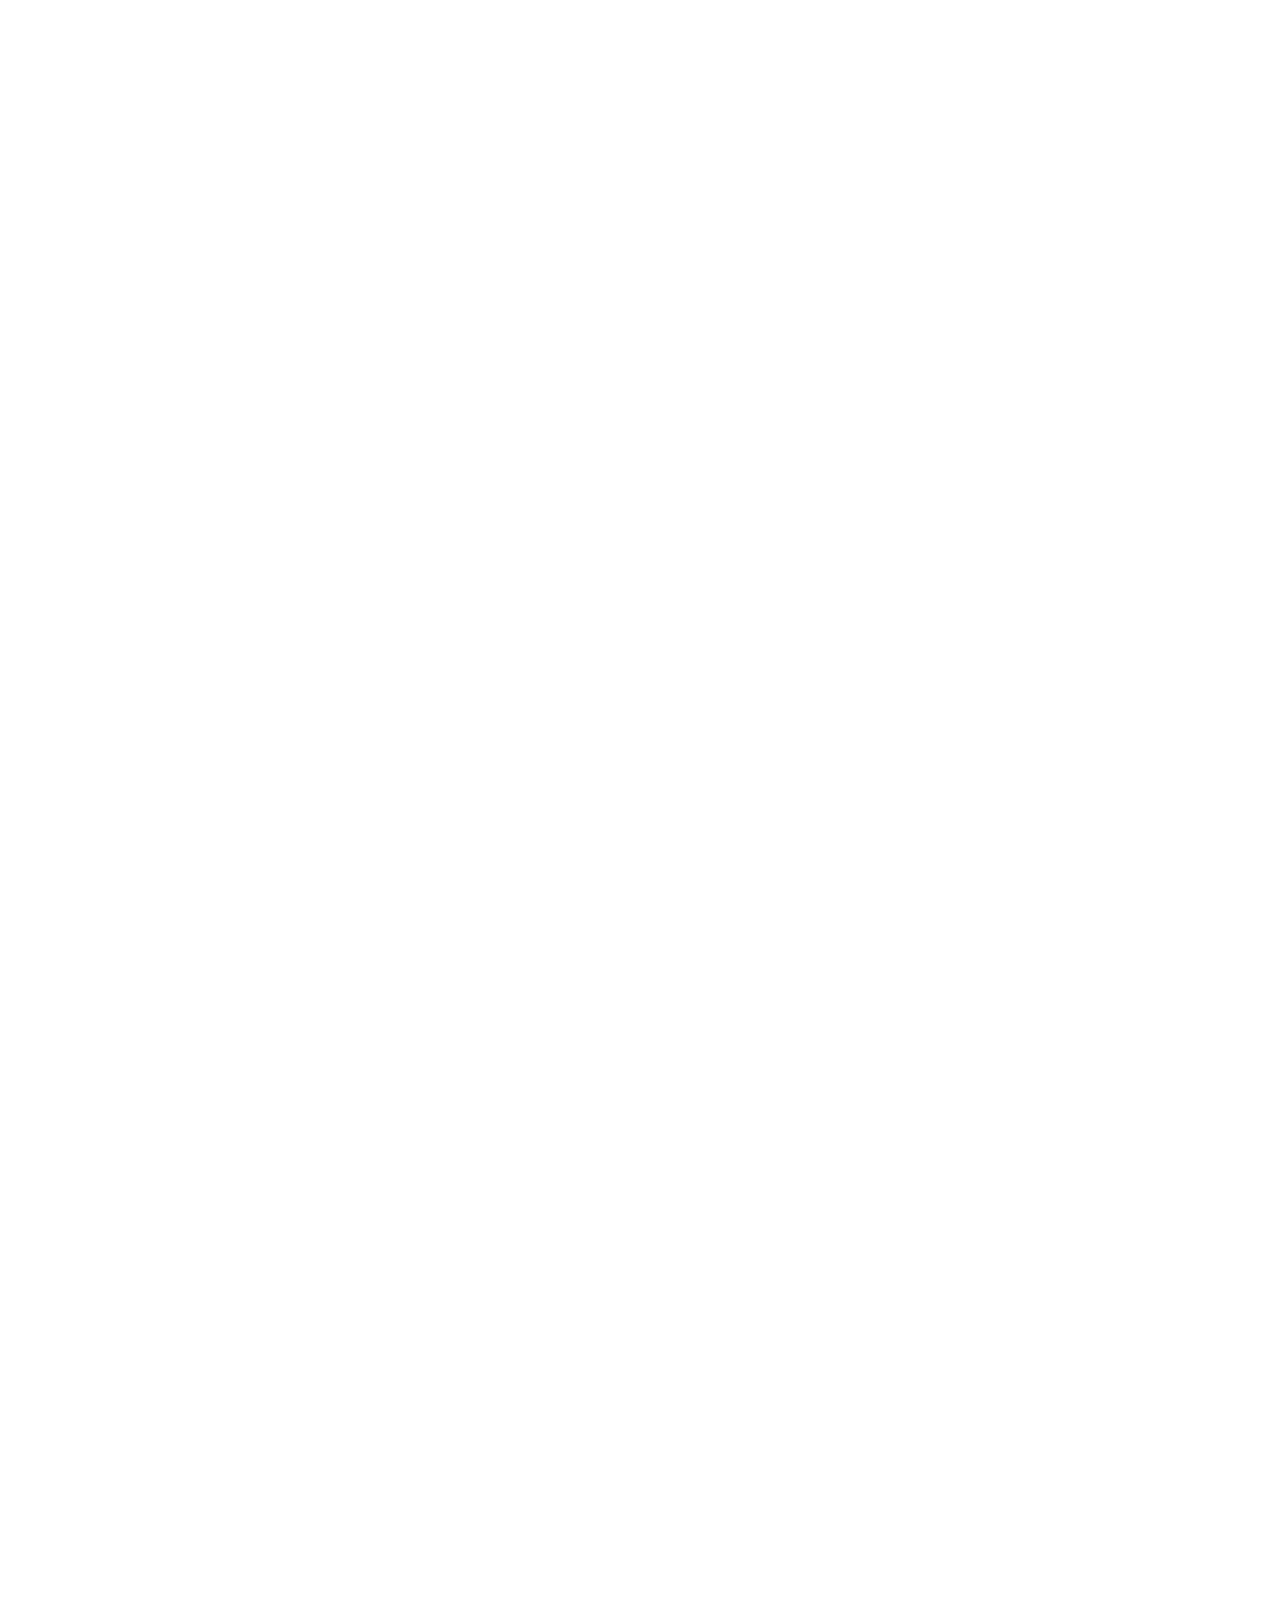
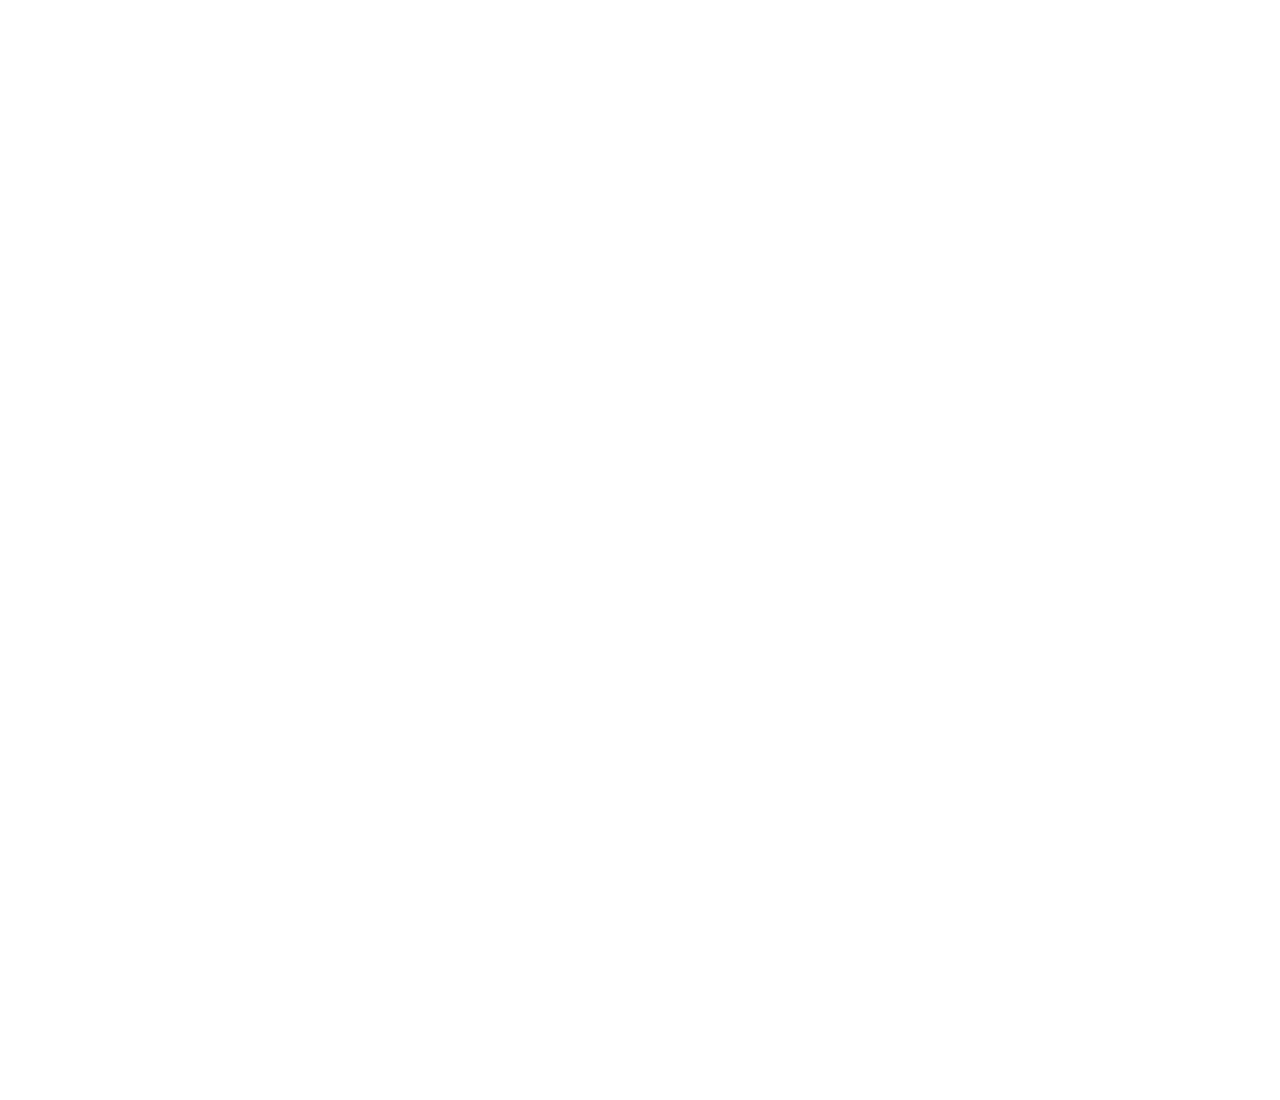
<file: chats.html>
<!DOCTYPE html>
<html lang="en">
<head>
  <meta charset="UTF-8">
  <meta http-equiv="X-UA-Compatible" content="IE=edge">
  <meta name="viewport" content="width=device-width, initial-scale=1.0">
  <title>Chats - bora's kakaotalk clone</title>
  <link rel="stylesheet" href="css/style.css">
</head>

<body>

  <div class="top-bar">
    <div class="top-bar__column">
      <span>No Service</span>
      <i class="fi fi-bs-wifi"></i>
    </div>
    <div class="top-bar__column">
      <span>21:23</span>
    </div>
    <div class="top-bar__column">
      <span>100%</span>
      <i class="fi fi-rs-battery-three-quarters"></i>
    </div>
  </div>

  <header class="main-header">
    <div class="header">
      <span>Chats</span>
    </div>
    <div class="header">
      <i class="fi fi-rr-search"></i>
      <i class="fi fi-rr-add"></i>
      <i class="fi fi-rs-music-alt"></i>
      <a href="settings.html">
        <i class="fi fi-rr-settings"></i>
      </a>
    </div>
  </header>

  <main class="main-group">
    <a href="chatroom.html">
      <div class="profile-m">
        <div class="profile-m__user">
          <img src="img/프로필사진.jpg" alt="">
          <div class="profile-m__user-text">
            <h1>유후쿤</h1>
            <h4>사진을 보냈습니다.</h4>
          </div>
        </div>
        <div class="profile-m__rightside">
          <span class="profile-m__rightside-time">21:22</span>
          <span class="badge-newchat">1</span>
        </div>
      </div>
    </a>
    
    <a href="chatroom.html">
      <div class="profile-m">
        <div class="profile-m__user">
          <img src="img/프로필사진.jpg" alt="">
          <div class="profile-m__user-text">
            <h1>유후쿤</h1>
            <h4>사진을 보냈습니다.</h4>
          </div>
        </div>
        <div class="profile-m__rightside">
          <span class="profile-m__rightside-time">21:22</span>
          <span class="badge-newchat">1</span>
        </div>
      </div>
    </a>
    
    </main>
  

  <nav class="nav">
    <ul class="nav__list">
      <li class="nav__btn">
        <a href="friends.html" class="nav__link"><i class="fi fi-rr-user"></i></a>
      </li>
      <li class="nav__btn">
        
        <a href="chats.html" class="nav__link">
          <span class="badge">1</span>
          <i class="fi fi-ss-beacon"></i>
        </a>
      </li>
      <li class="nav__btn">
        <a href="find.html" class="nav__link"><i class="fi fi-rr-search"></i></a>
      </li>
      <li class="nav__btn">
        <span class="badge-dot"></span>
        <a href="more.html" class="nav__link"><i class="fi fi-rs-menu-dots"></i></a>
      </li>
    </ul>
  </nav>
</body>
</html>
</file>
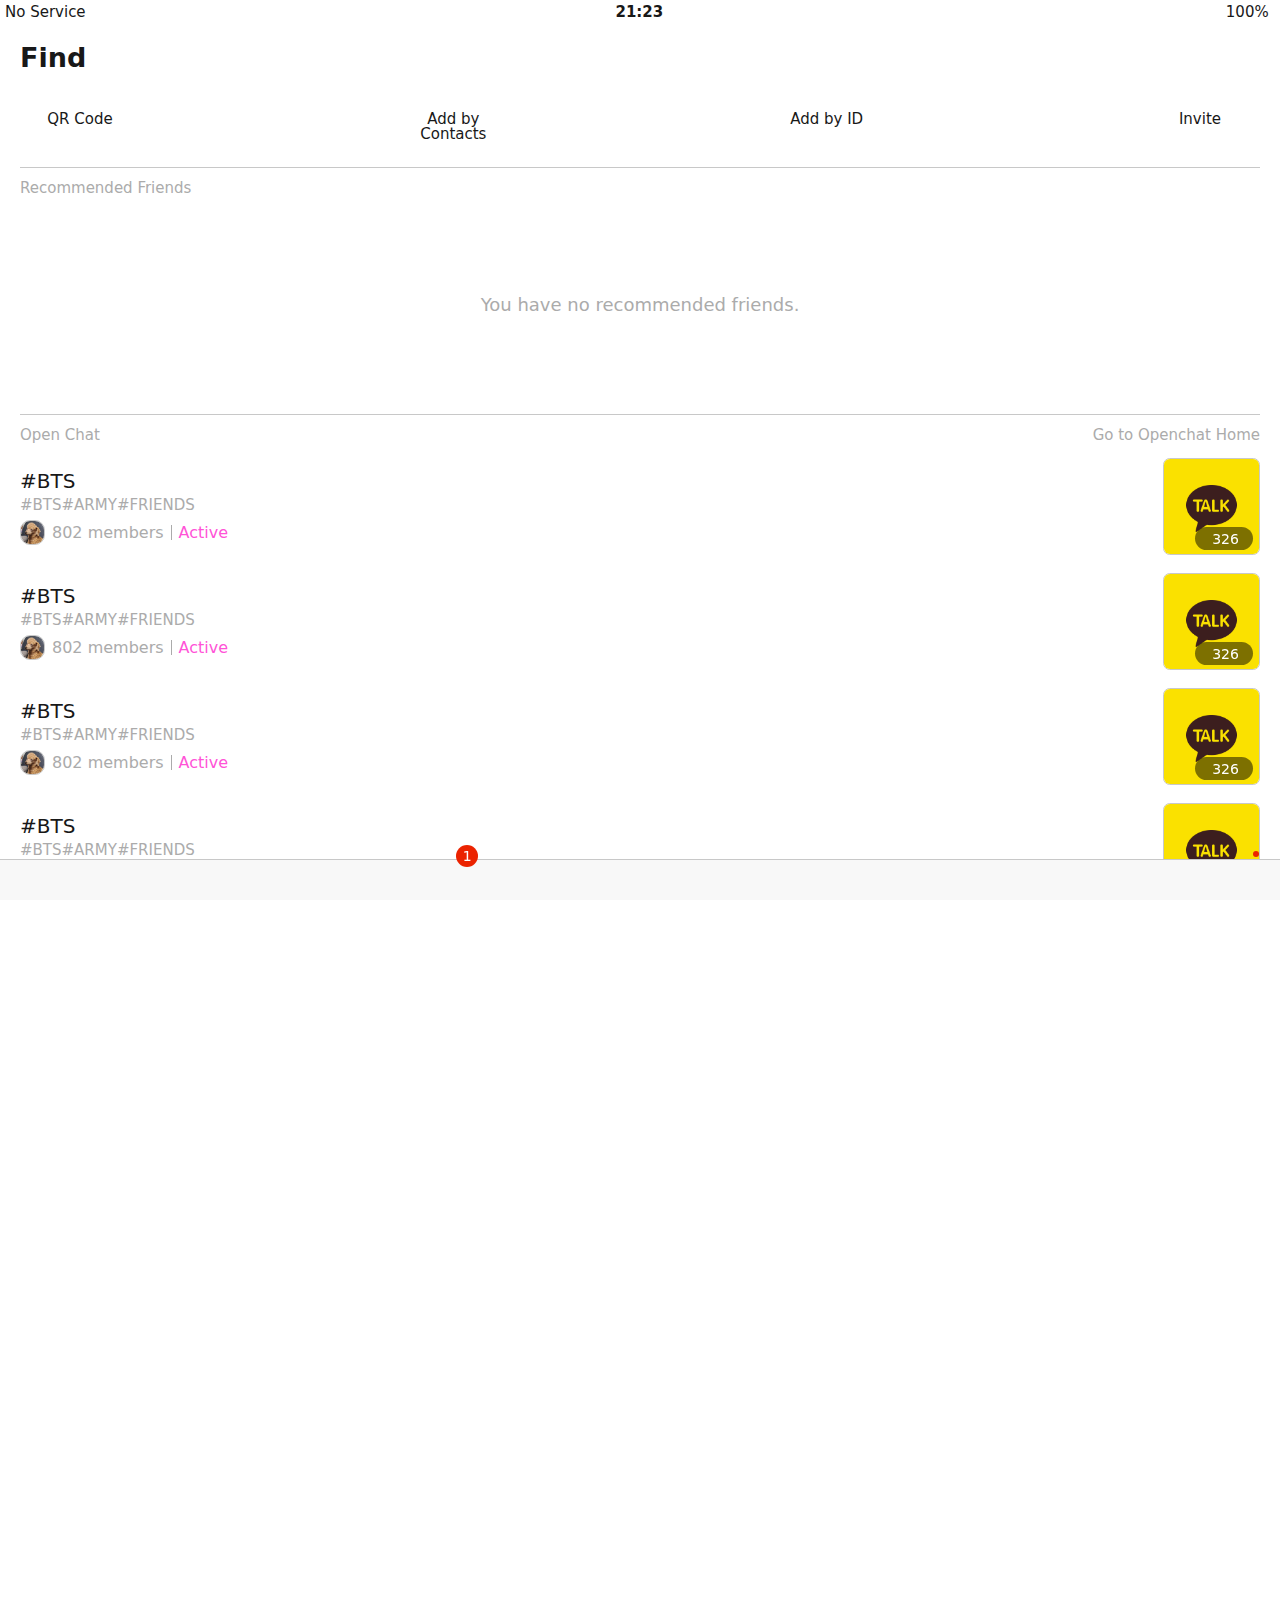
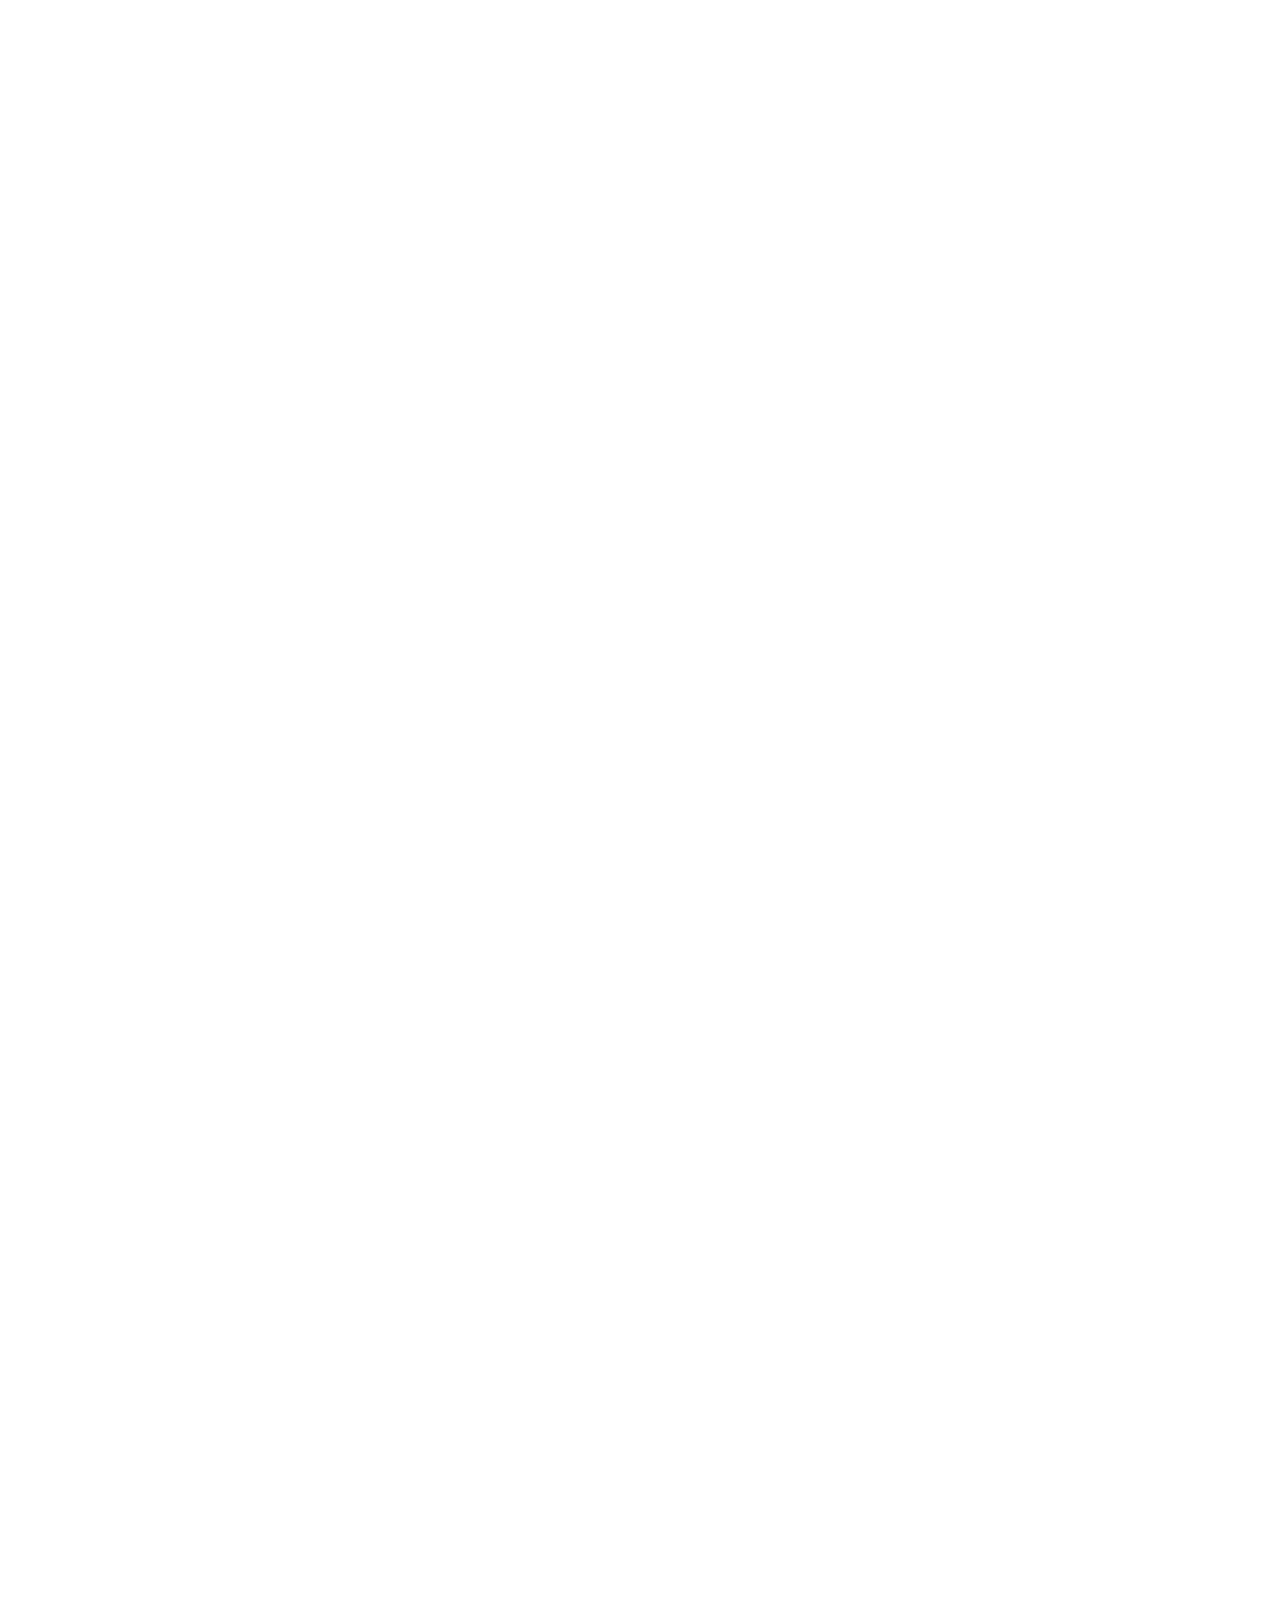
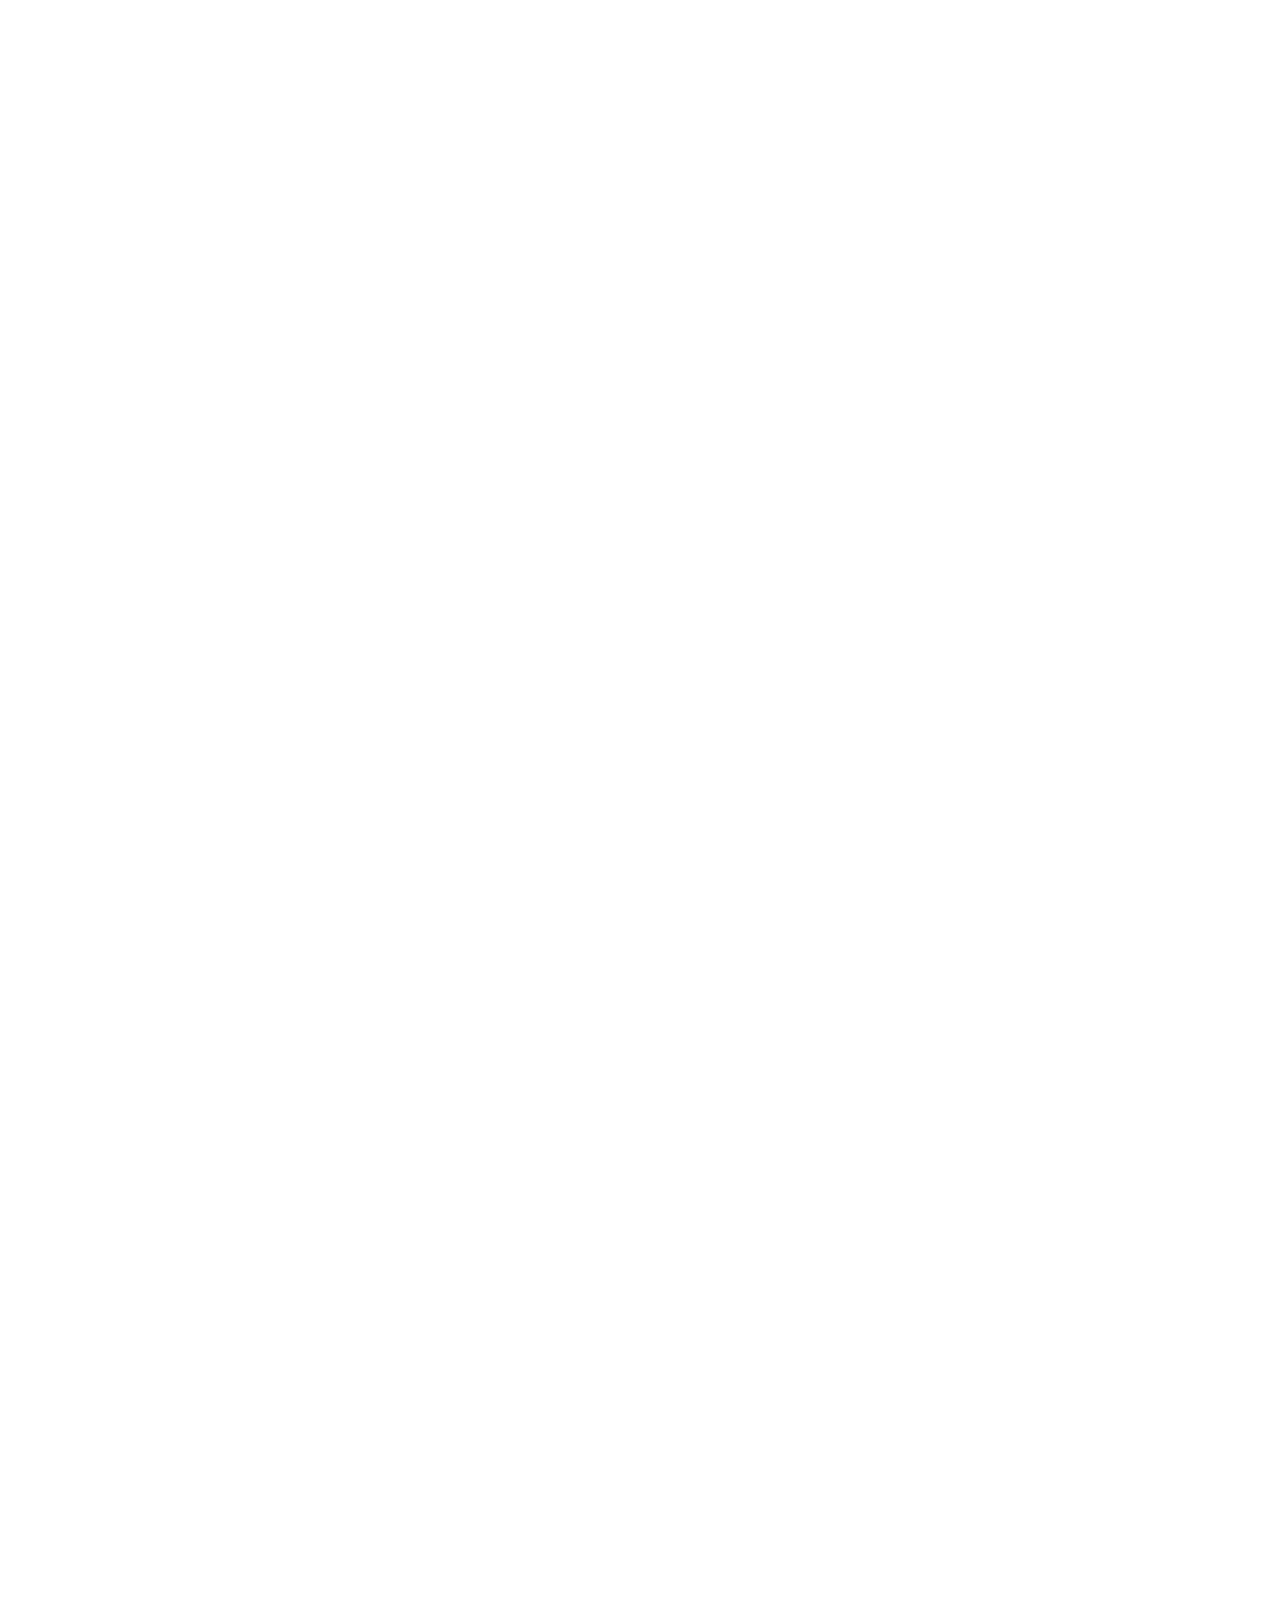
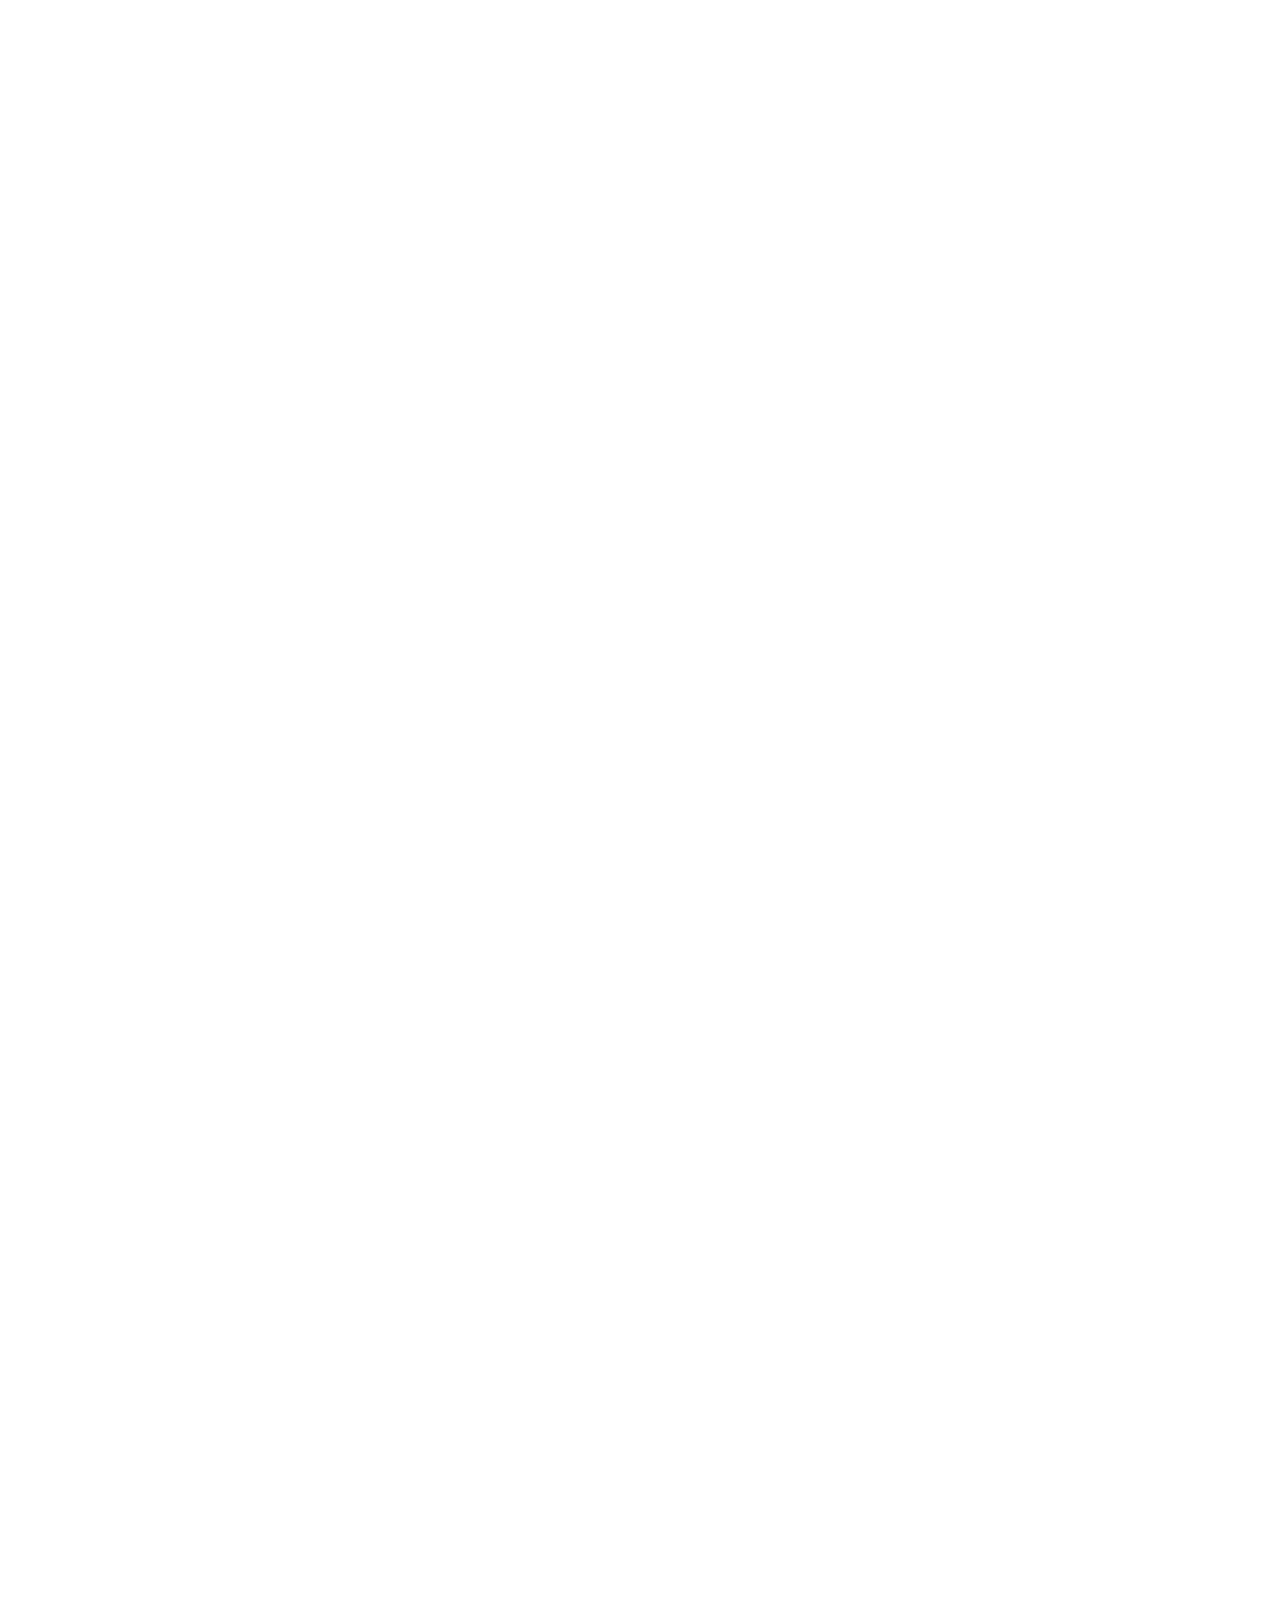
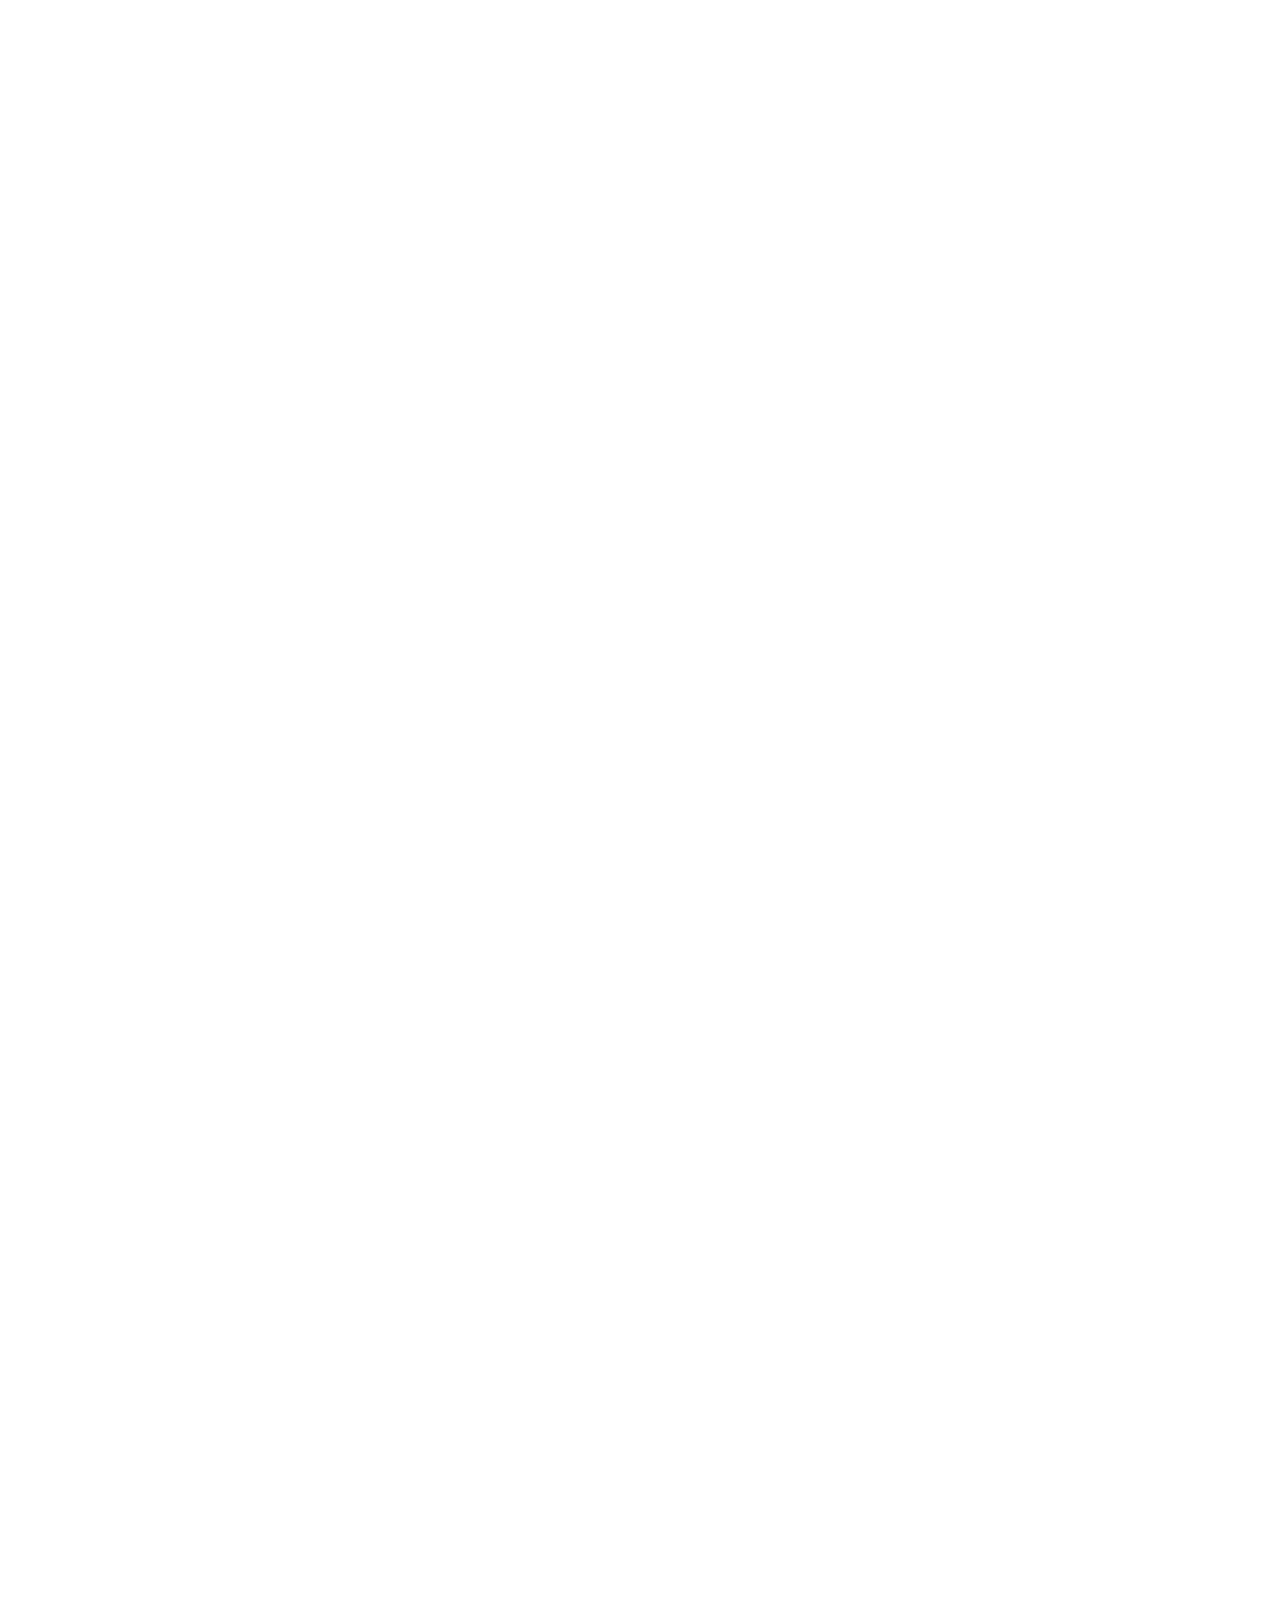
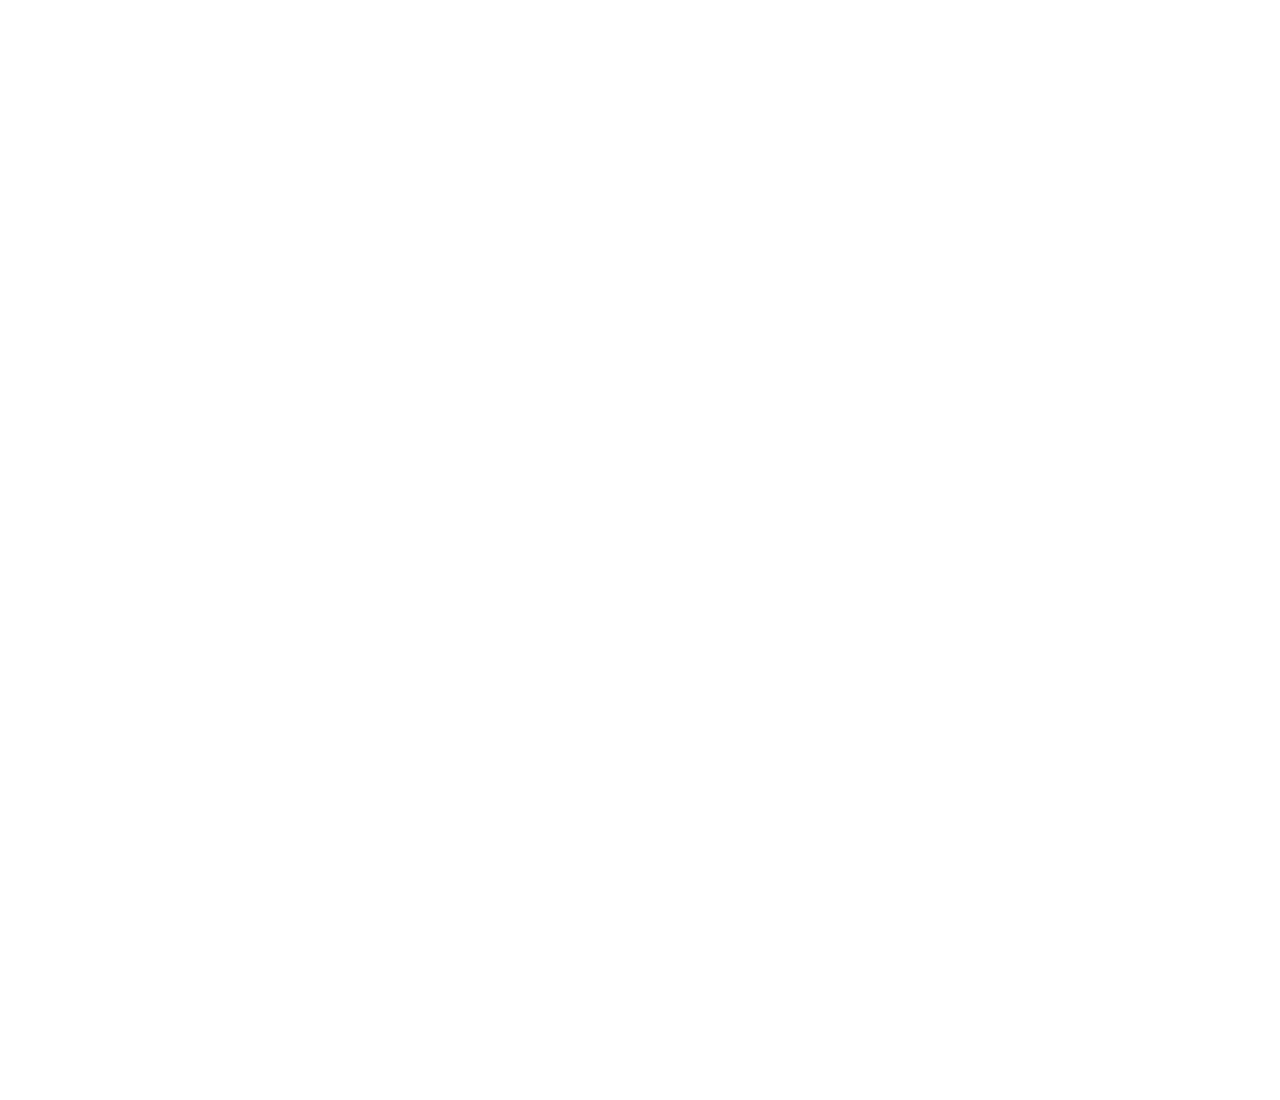
<file: find.html>
<!DOCTYPE html>
<html lang="en">
<head>
  <meta charset="UTF-8">
  <meta http-equiv="X-UA-Compatible" content="IE=edge">
  <meta name="viewport" content="width=device-width, initial-scale=1.0">
  <title>Find - bora's kakaotalk clone</title>
  <link rel="stylesheet" href="css/style.css">
</head>

<body>

  <div class="top-bar">
    <div class="top-bar__column">
      <span>No Service</span>
      <i class="fi fi-bs-wifi"></i>
    </div>
    <div class="top-bar__column">
      <span>21:23</span>
    </div>
    <div class="top-bar__column">
      <span>100%</span>
      <i class="fi fi-rs-battery-three-quarters"></i>
    </div>
  </div>

  <header class="main-header">
    <div class="header">
      <span>Find</span>
    </div>
    <div class="header">
      <i class="fi fi-rr-search"></i>
      <!-- <i class="fi fi-rr-add"></i> -->
      <!-- <i class="fi fi-rs-music-alt"></i> -->
      <a href="settings.html">
        <i class="fi fi-rr-settings"></i>
      </a>
    </div>
  </header>


  <main class="main-group">

    <div class="icon-layout">
      <div class="icon-layout__btn">
        <i class="fi fi-rr-qrcode"></i>
        <div class="icon-layout__text-of-find">
          <span>QR Code</span>
        </div>
      </div>
      <div class="icon-layout__btn">
        <i class="fi fi-rr-address-book"></i>
        <div class="icon-layout__text-of-find">
          <span>Add by<br>Contacts</span>
        </div>
        
      </div>
      <div class="icon-layout__btn">
        <i class="fi fi-rr-user-add"></i>
        <div class="icon-layout__text-of-find">
          <span>Add by ID</span>
        </div>
        

      </div>
      <div class="icon-layout__btn">
        <i class="fi fi-rr-envelope"></i>
        <div class="icon-layout__text-of-find">
          <span>Invite</span>
        </div>
        

      </div>
    </div>

    <div class="gray-header">
      <span>Recommended Friends</span>
      <i class="fi fi-rs-angle-small-up"></i>
    </div>
    <span class="recommended-friends__text">
      You have no recommended friends.
    </span>

    <div class="gray-header">
      <span>Open Chat</span>
      <span class="gray-header__go-to-openchat-home">
        <span>Go to Openchat Home</span>
        <i class="fi fi-rs-angle-small-right"></i>
      </span>
    </div>

    <div class="openchat">
      <div class="openchat__left">
        <span class="openchat__left-1">#BTS</span>
        <span class="openchat__left-2">#BTS#ARMY#FRIENDS</span>
        <span class="openchat__left-3">
          <img class="openchat__left-3 profile-xs" src="img/프로필사진.jpg" alt="">
          <span class="openchat__left-3">802 members</span>
          <span class="openchat__left-3 vertical-line"></span>
          <span class="openchat__left-3">Active</span>
        </span>
      </div>

      <div class="openchat__right">
        <span class="heart-icon">
          <i class="fi fi-ss-heart"></i>
          <span>326</span>
        </span>
        <img class="openchat__photo" src="img/symbol_카카오톡.png" alt="">
      </div>
    </div>
    <div class="openchat">
      <div class="openchat__left">
        <span class="openchat__left-1">#BTS</span>
        <span class="openchat__left-2">#BTS#ARMY#FRIENDS</span>
        <span class="openchat__left-3">
          <img class="openchat__left-3 profile-xs" src="img/프로필사진.jpg" alt="">
          <span class="openchat__left-3">802 members</span>
          <span class="openchat__left-3 vertical-line"></span>
          <span class="openchat__left-3">Active</span>
        </span>
      </div>

      <div class="openchat__right">
        <span class="heart-icon">
          <i class="fi fi-ss-heart"></i>
          <span>326</span>
        </span>
        <img class="openchat__photo" src="img/symbol_카카오톡.png" alt="">
      </div>
    </div>
    <div class="openchat">
      <div class="openchat__left">
        <span class="openchat__left-1">#BTS</span>
        <span class="openchat__left-2">#BTS#ARMY#FRIENDS</span>
        <span class="openchat__left-3">
          <img class="openchat__left-3 profile-xs" src="img/프로필사진.jpg" alt="">
          <span class="openchat__left-3">802 members</span>
          <span class="openchat__left-3 vertical-line"></span>
          <span class="openchat__left-3">Active</span>
        </span>
      </div>

      <div class="openchat__right">
        <span class="heart-icon">
          <i class="fi fi-ss-heart"></i>
          <span>326</span>
        </span>
        <img class="openchat__photo" src="img/symbol_카카오톡.png" alt="">
      </div>
    </div>
    <div class="openchat">
      <div class="openchat__left">
        <span class="openchat__left-1">#BTS</span>
        <span class="openchat__left-2">#BTS#ARMY#FRIENDS</span>
        <span class="openchat__left-3">
          <img class="openchat__left-3 profile-xs" src="img/프로필사진.jpg" alt="">
          <span class="openchat__left-3">802 members</span>
          <span class="openchat__left-3 vertical-line"></span>
          <span class="openchat__left-3">Active</span>
        </span>
      </div>

      <div class="openchat__right">
        <span class="heart-icon">
          <i class="fi fi-ss-heart"></i>
          <span>326</span>
        </span>
        <img class="openchat__photo" src="img/symbol_카카오톡.png" alt="">
      </div>
    </div>
  </main>
  


  <nav class="nav">
    <ul class="nav__list">
      <li class="nav__btn">
        <a href="friends.html" class="nav__link">
          <i class="fi fi-rr-user"></i>
        </a>
      </li>
      <li class="nav__btn">
        <a class="nav__link" href="chats.html">
          <span class="badge">1</span>
          <i class="fi fi-rs-beacon"></i>
        </a>
      </li>
      <li class="nav__btn">
        <a class="nav__link" href="find.html">
          <i class="fi fi-br-search"></i>
        </a>
      </li>
      <li class="nav__btn">
        <span class="badge-dot"></span>
        <a class="nav__link" href="more.html">
          <i class="fi fi-rs-menu-dots"></i>
          <!-- <i class="fi fi-br-menu-dots"></i> -->
        </a>
      </li>
    </ul>
  </nav>
</body>
</html>
</file>
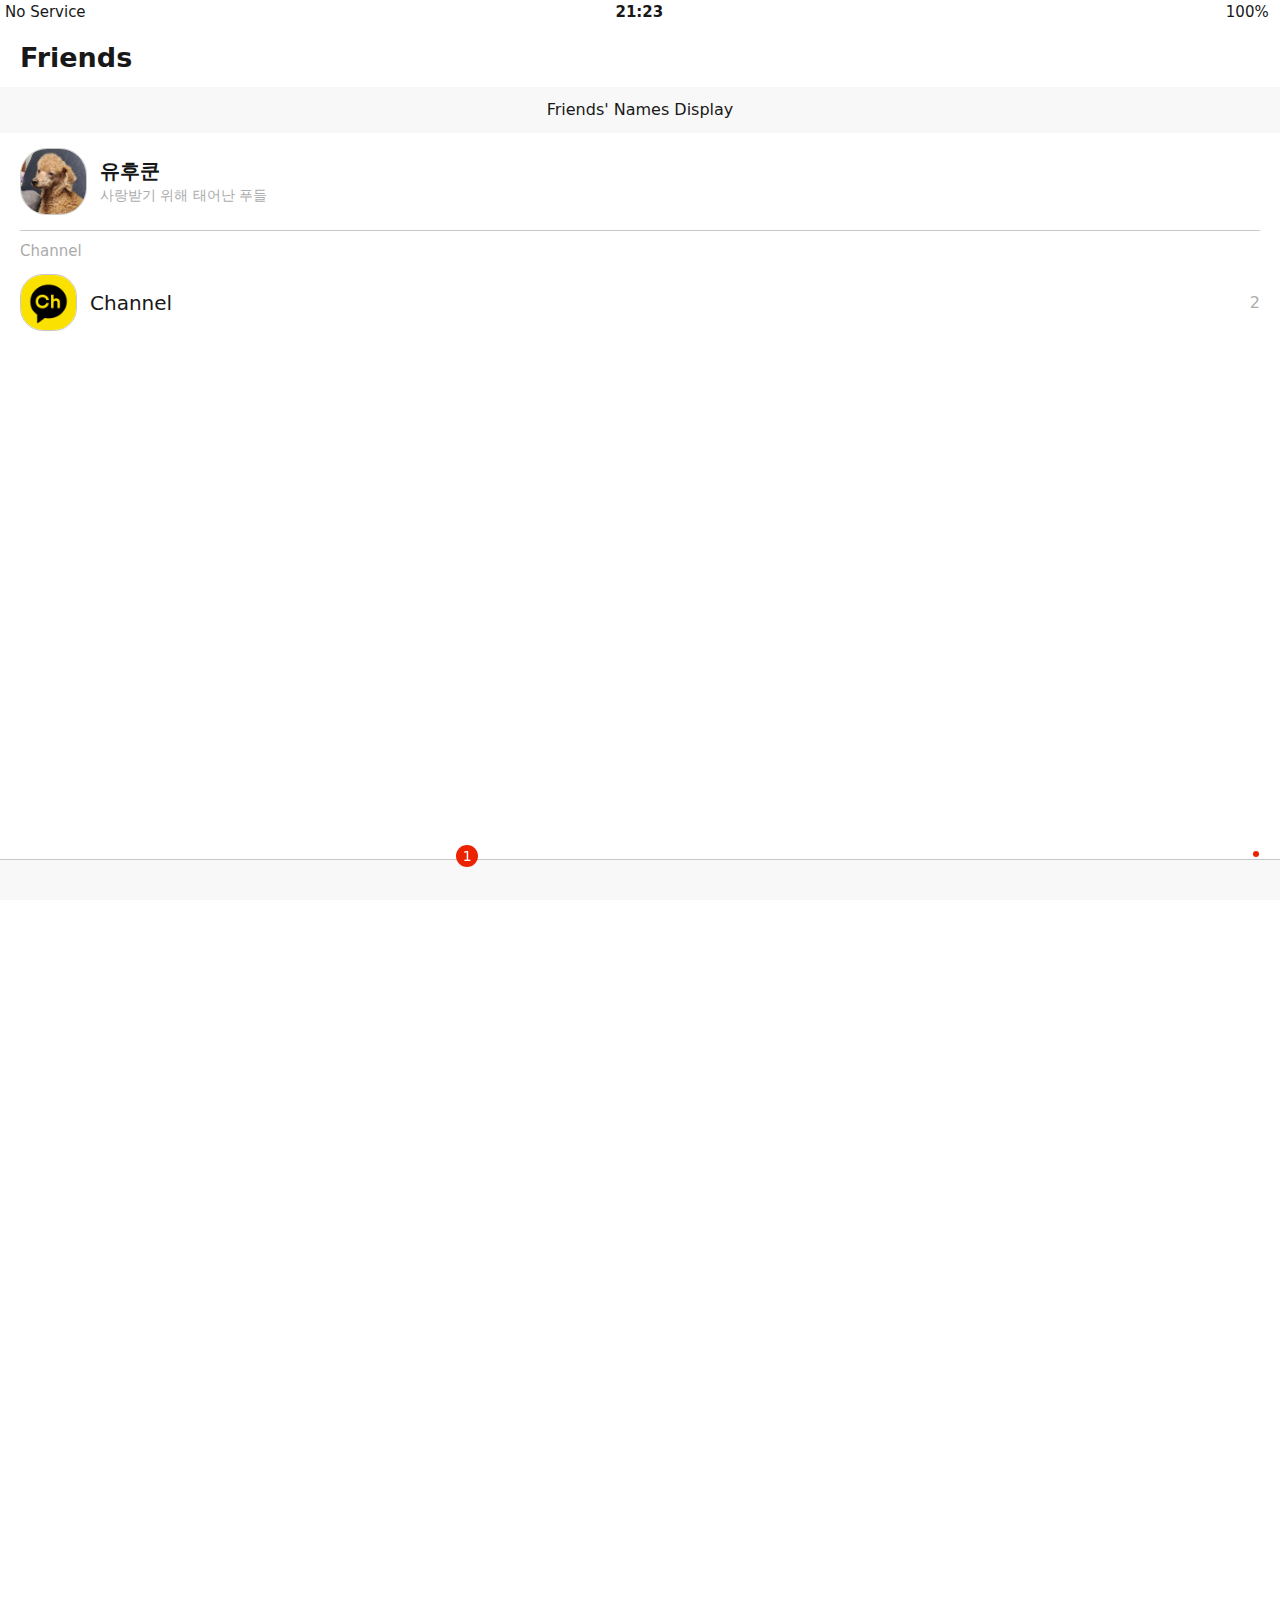
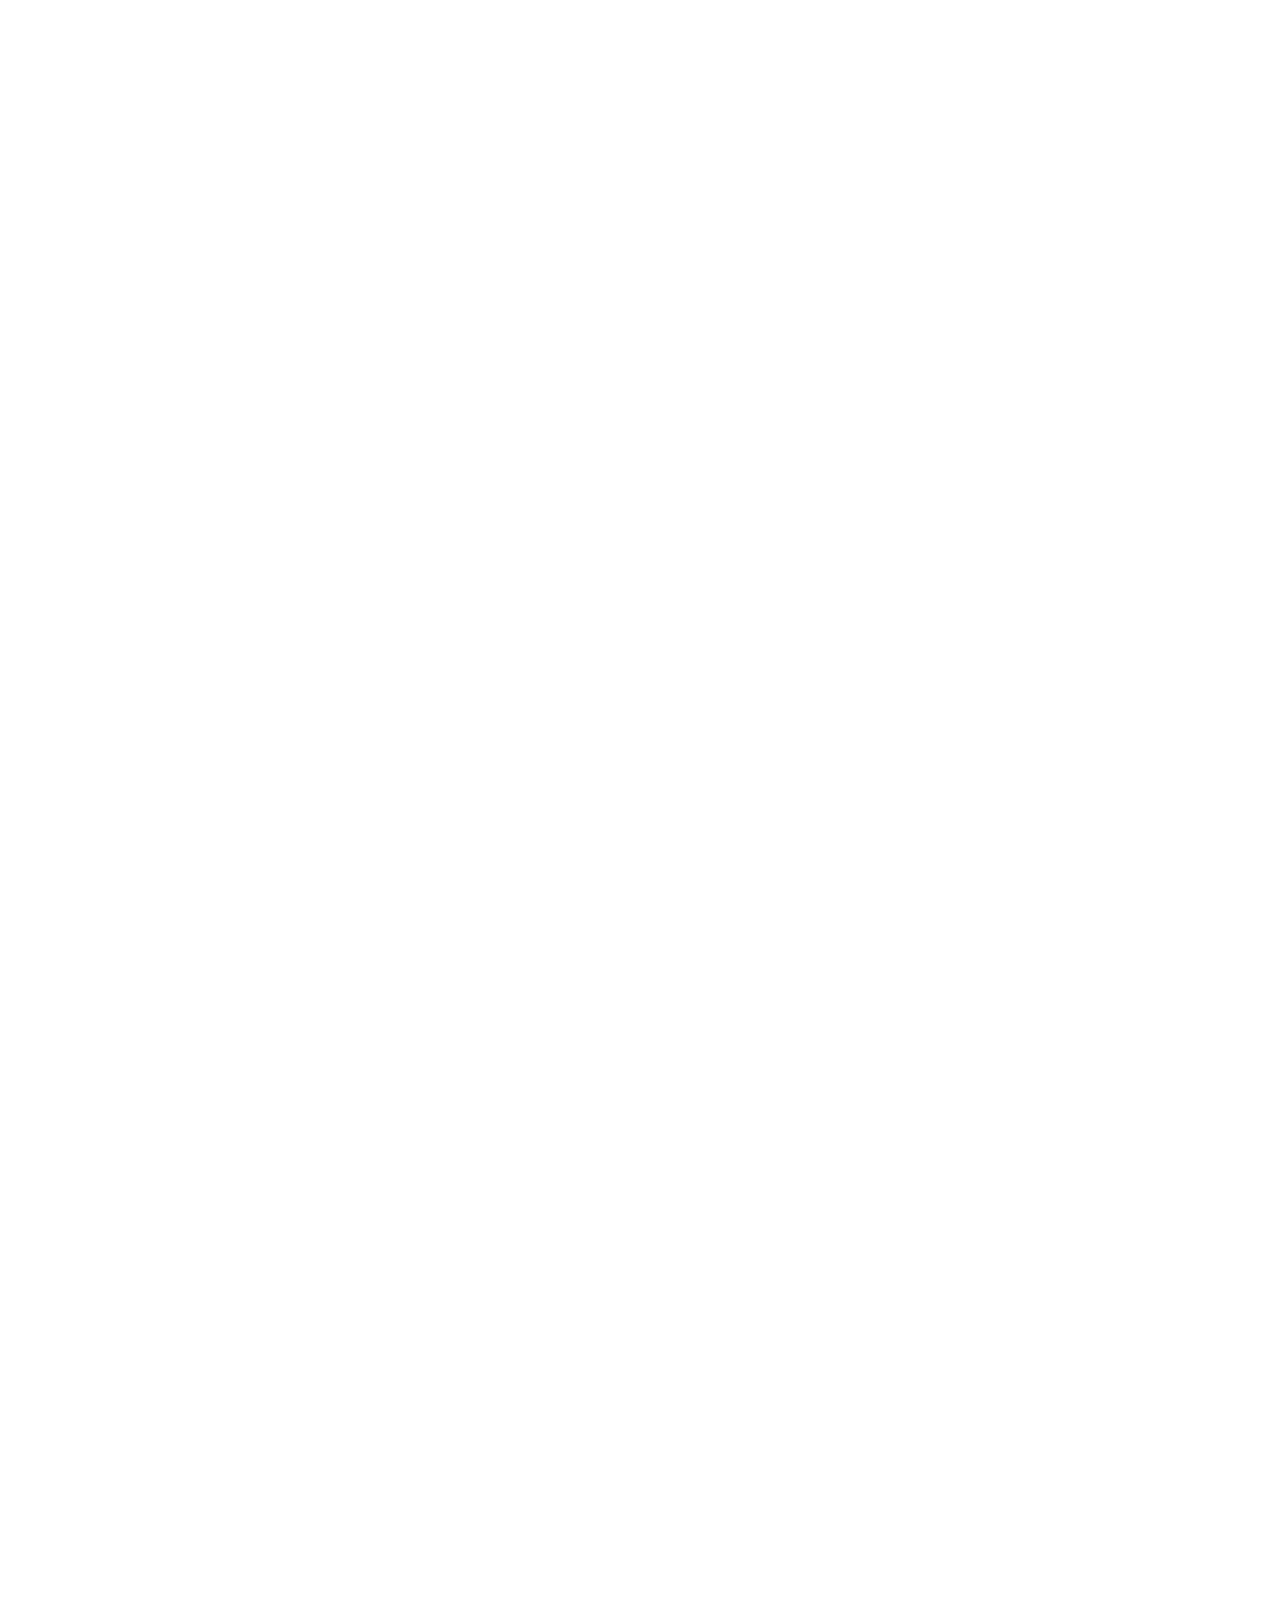
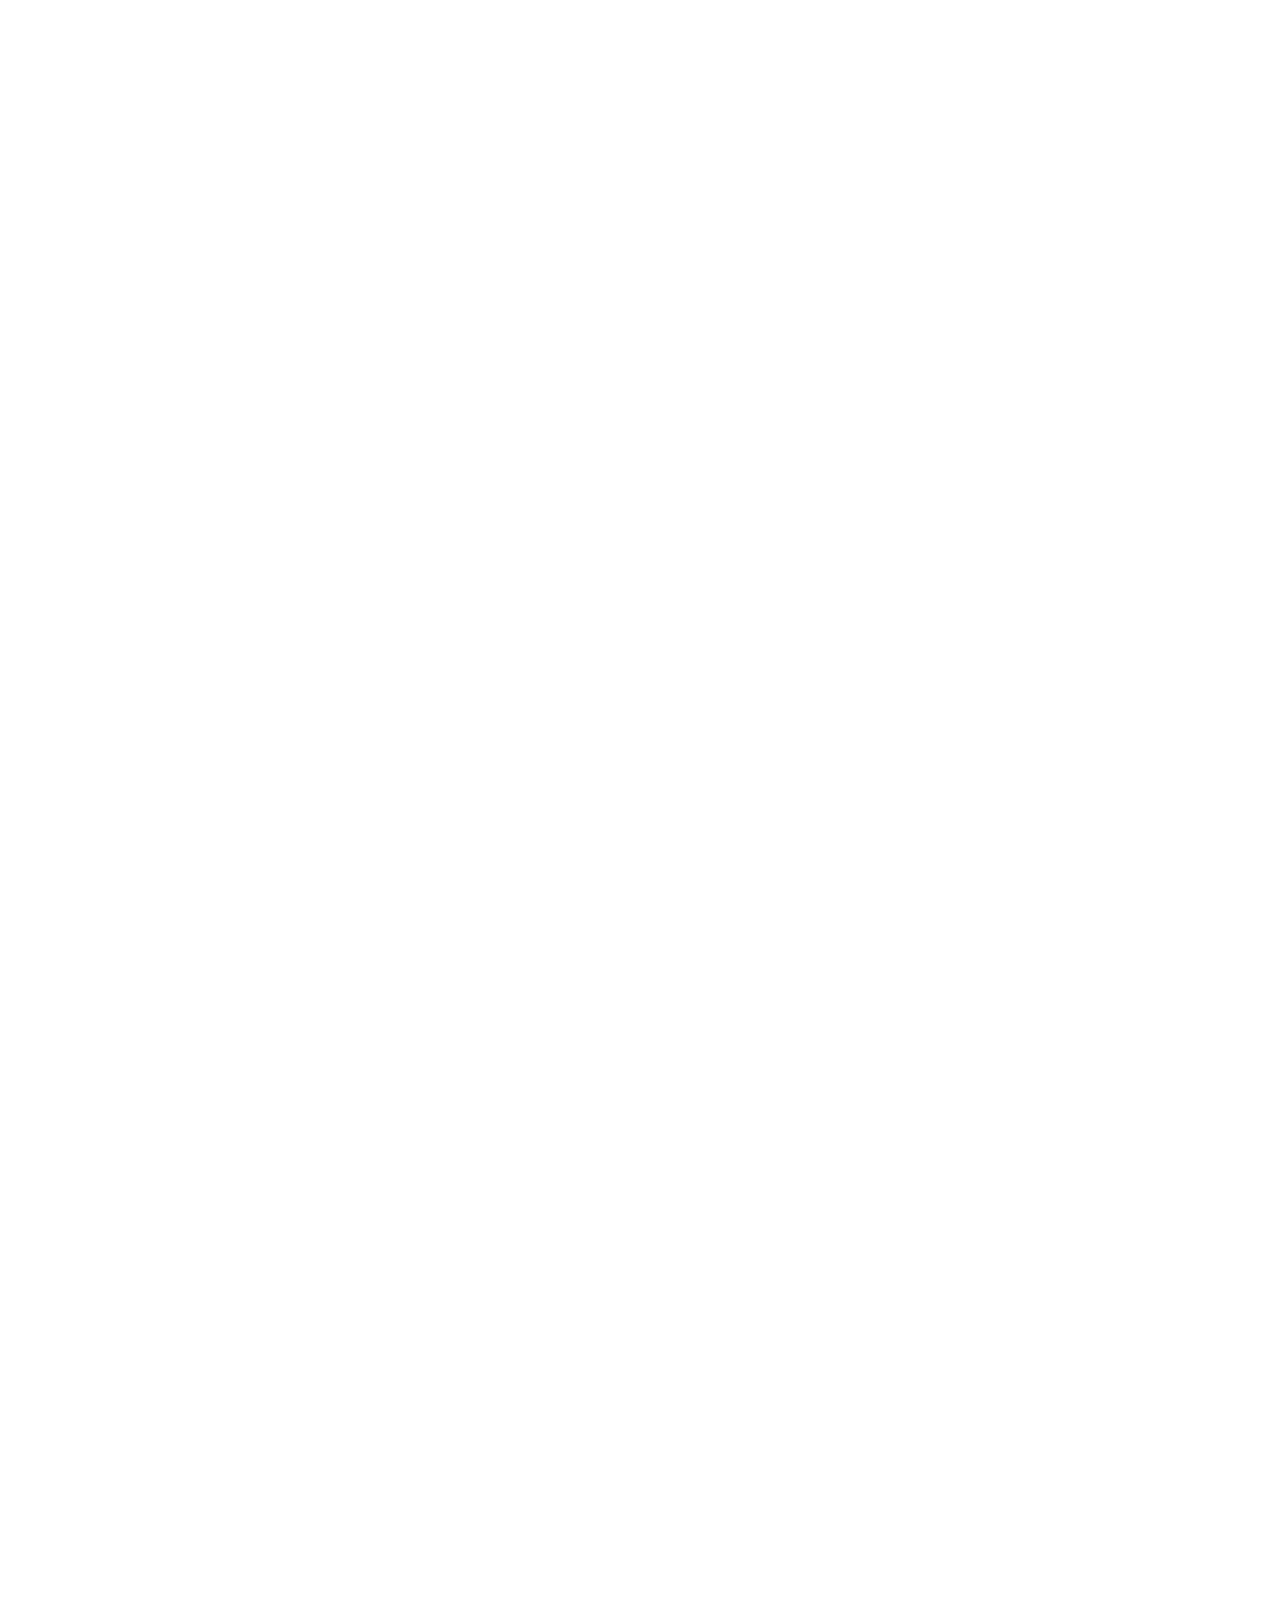
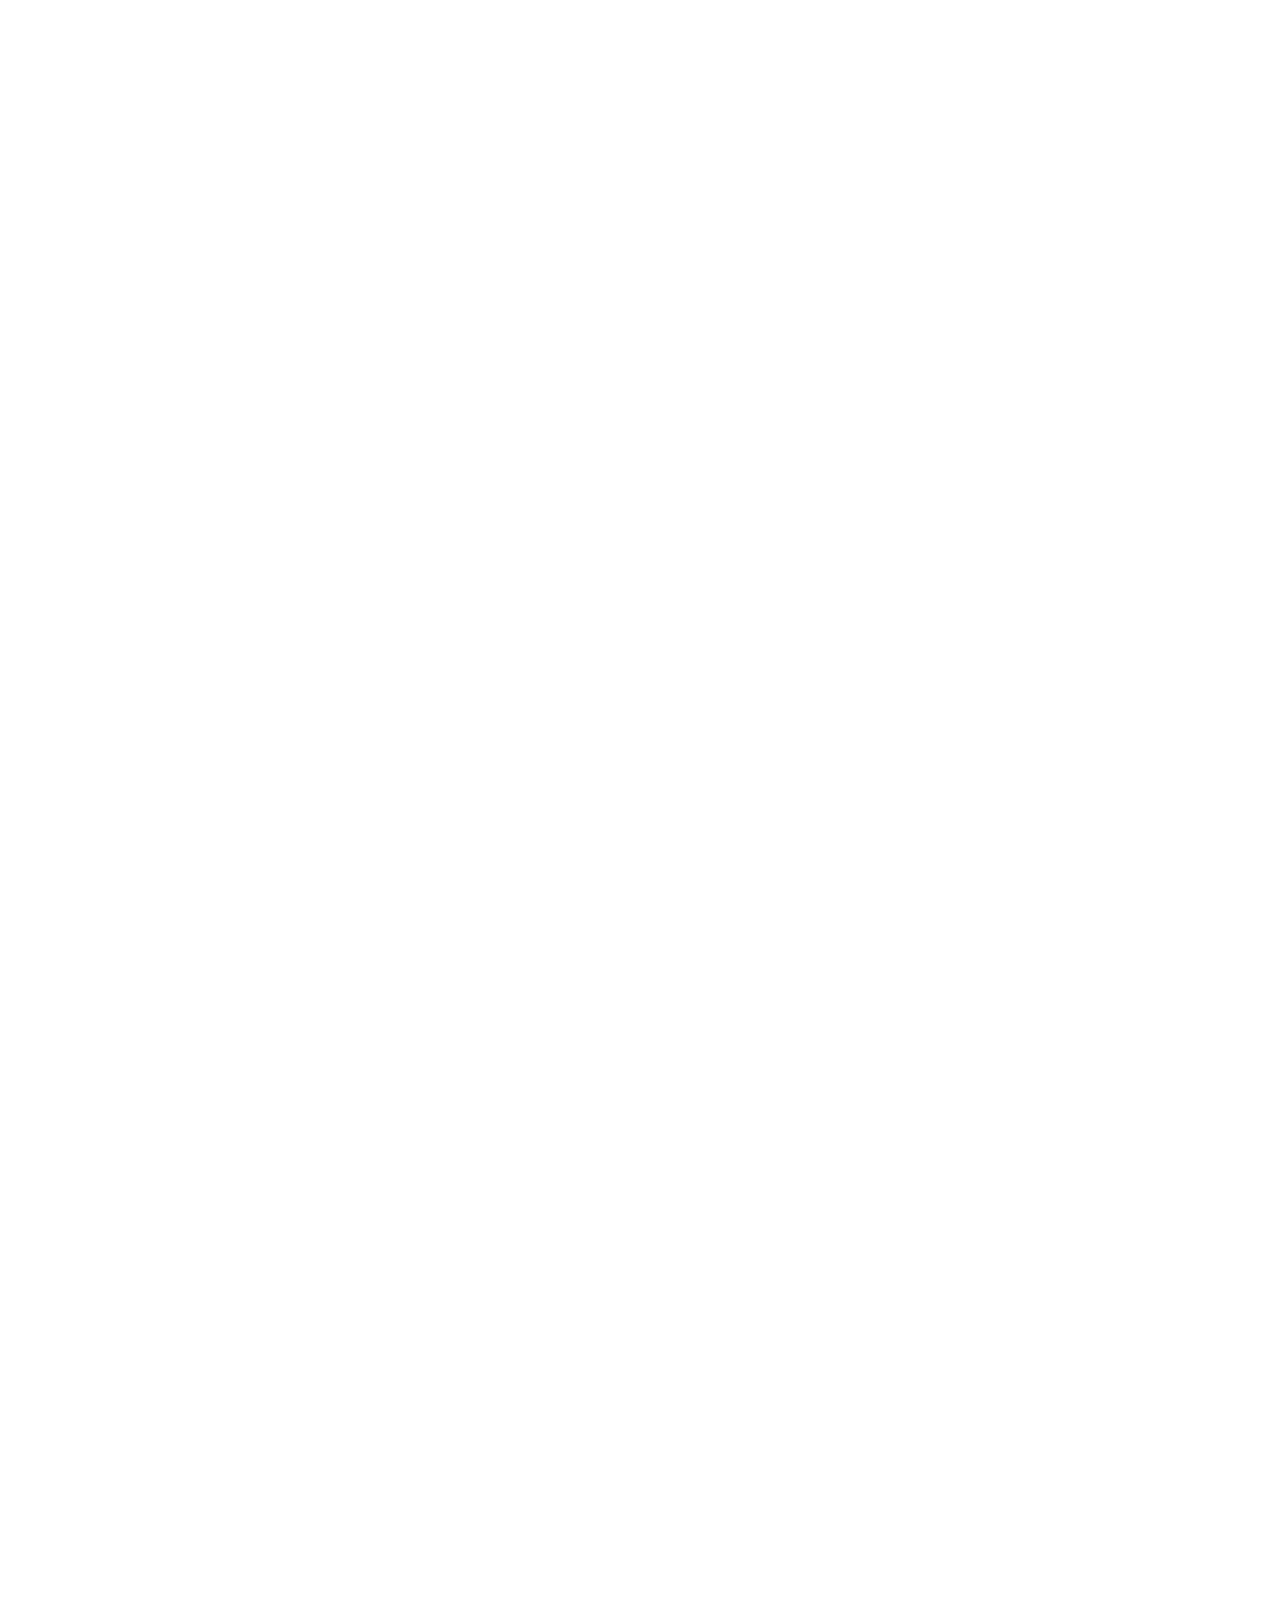
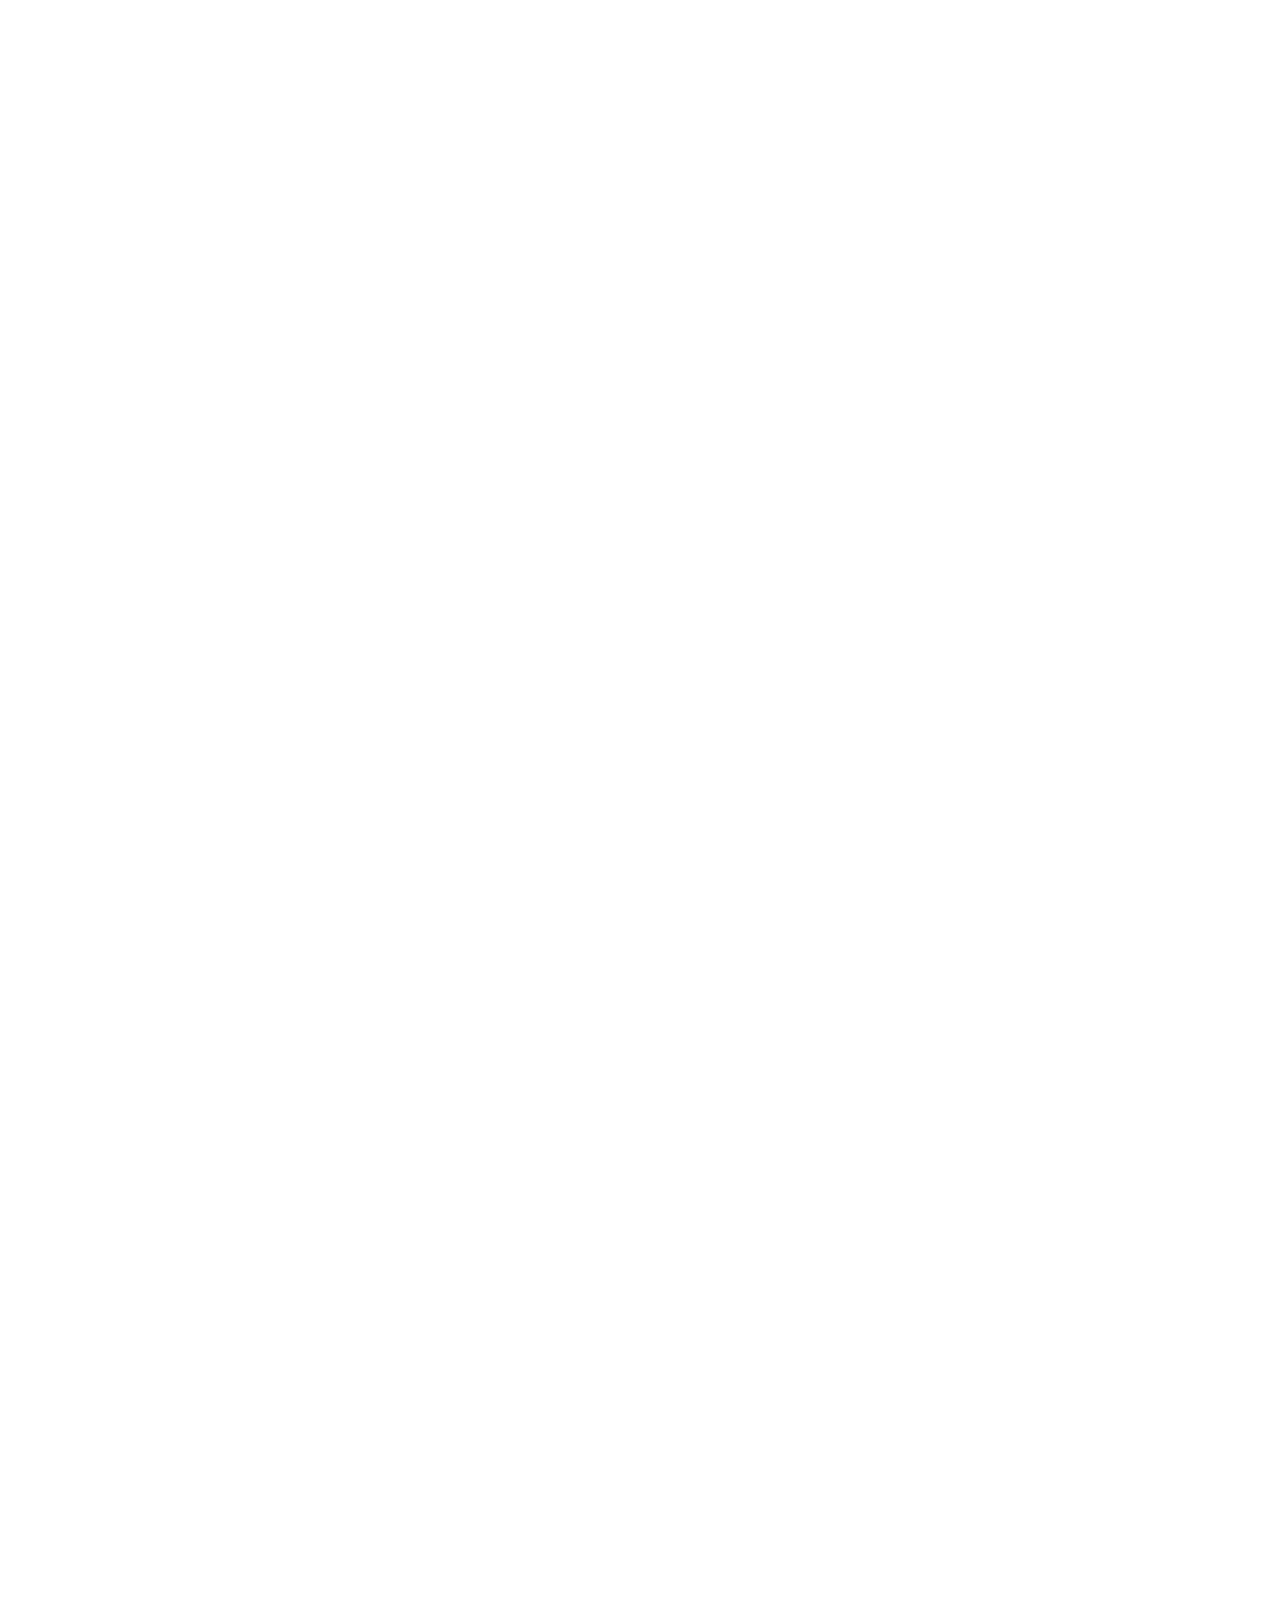
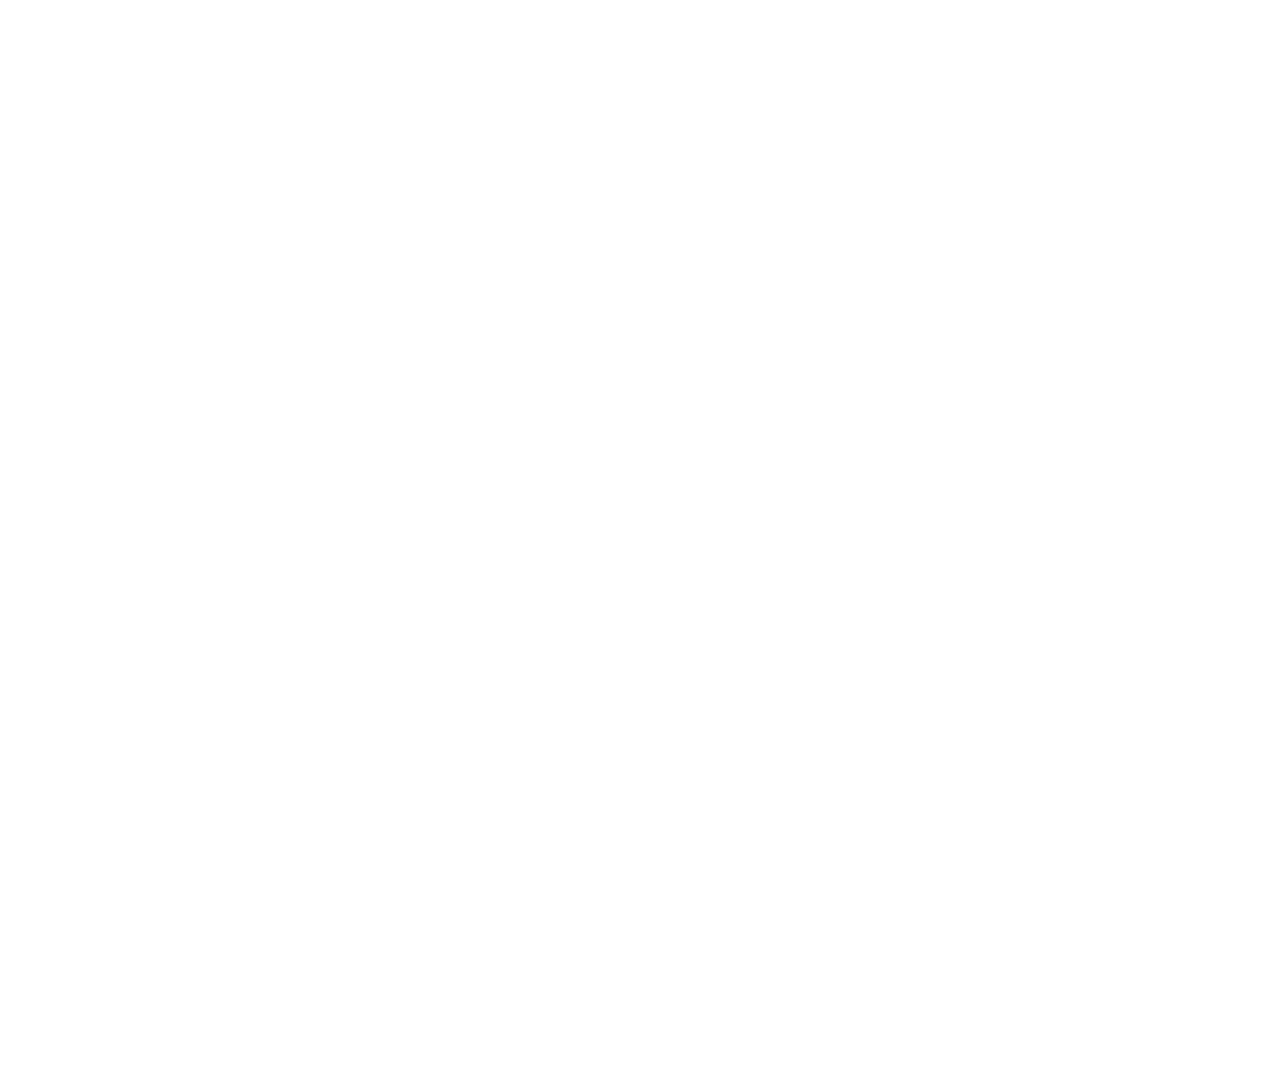
<file: friends.html>
<!DOCTYPE html>
<html lang="en">
<head>
  <meta charset="UTF-8">
  <meta http-equiv="X-UA-Compatible" content="IE=edge">
  <meta name="viewport" content="width=device-width, initial-scale=1.0">
  <title>Friends - bora's kakaotalk clone</title>
  <link rel="stylesheet" href="css/style.css">
</head>

<body>

  <div class="top-bar">
    <div class="top-bar__column">
      <span>No Service</span>
      <i class="fi fi-bs-wifi"></i>
    </div>
    <div class="top-bar__column">
      <span>21:23</span>
    </div>
    <div class="top-bar__column">
      <span>100%</span>
      <i class="fi fi-rs-battery-three-quarters"></i>
    </div>
  </div>

  <header class="main-header">
    <div class="header">
      <span>Friends</span>
    </div>
    <div class="header">
      <i class="fi fi-rr-search"></i>
      <!-- <i class="fi fi-rr-add"></i> -->
      <i class="fi fi-rs-music-alt"></i>
      <a href="settings.html">
        <i class="fi fi-rr-settings"></i>
      </a>
    </div>
  </header>

  <div id="friends-display">
        <i class="fi fi-sr-info"></i>
        <span>Friends' Names Display</span>
        <i class="fi fi-rs-angle-small-right"></i>
  </div>


  <main class="friends-group">
    <div class="profile-l">
      <div class="profile-l__user">
        <img src="img/프로필사진.jpg" alt="">
        <div class="profile-l__user-text">
          <h1>유후쿤</h1>
          <h4>사랑받기 위해 태어난 푸들</h4>
        </div>
      </div>
      <!-- <div class="profile-l__rightside">
        <span>2</span>
        <i class="fi fi-rs-angle-small-right"></i>
      </div> -->
    </div>
    
    <div class="gray-header">
      <span>Channel</span>
      <i class="fi fi-rs-angle-small-up"></i>
    </div>
  
  
    <div class="profile-s">
      <div class="profile-s__user">
        <img src="img/kakao-ch.png" alt="">
        <div class="profile-s__user-text">
          <h1>Channel</h1>
        </div>
      </div>
      <div class="profile-s__rightside">
        <span>2</span>
        <i class="fi fi-rs-angle-small-right"></i>
      </div>
    </div>

  </main>
  


  <nav class="nav">
    <ul class="nav__list">
      <li class="nav__btn">
        <a href="friends.html" class="nav__link"><i class="fi fi-sr-user"></i></a>
      </li>
      <li class="nav__btn">
        <a class="nav__link" href="chats.html">
          <span class="badge">1</span>
          <i class="fi fi-rs-beacon"></i>
        </a>
      </li>
      <li class="nav__btn">
        <a class="nav__link" href="find.html"><i class="fi fi-rr-search"></i></a>
      </li>
      <li class="nav__btn">
        <span class="badge-dot"></span>
        <a class="nav__link" href="more.html"><i class="fi fi-rs-menu-dots"></i></a>
      </li>
    </ul>
  </nav>
</body>
</html>
</file>
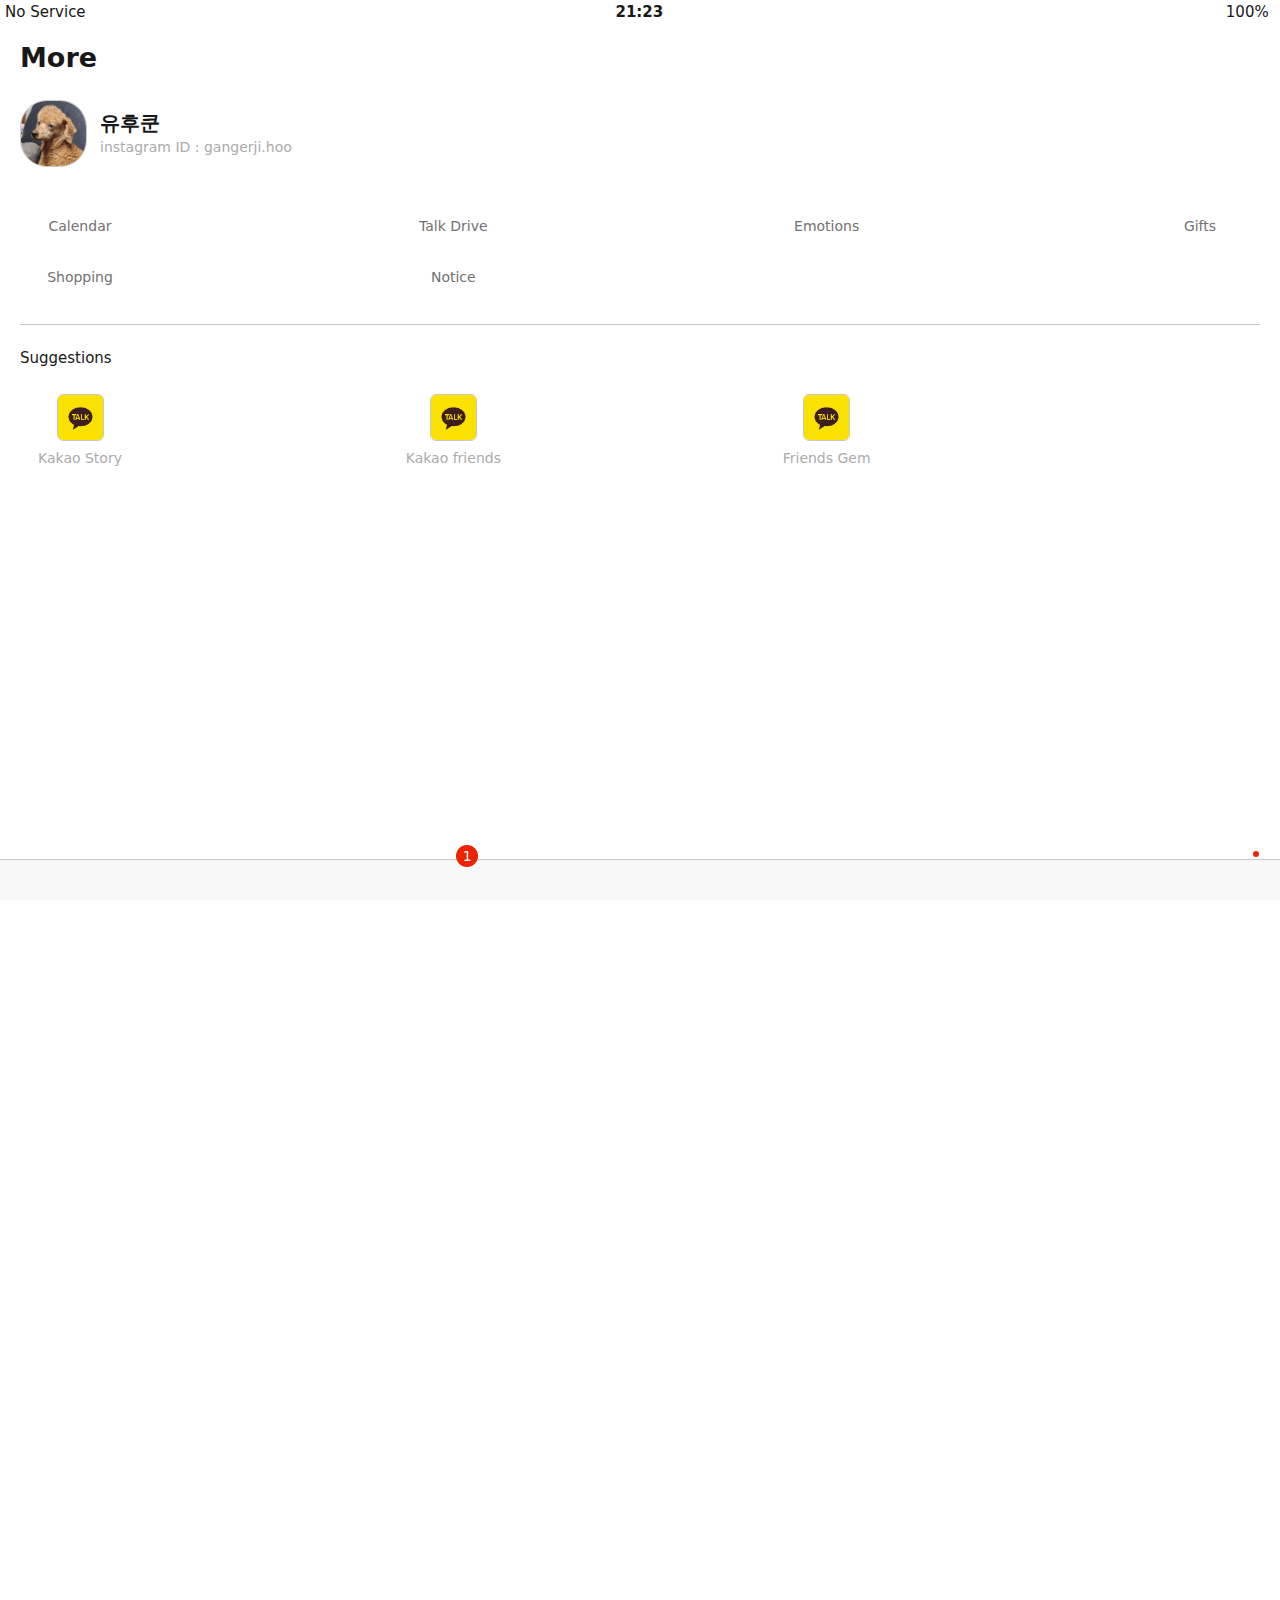
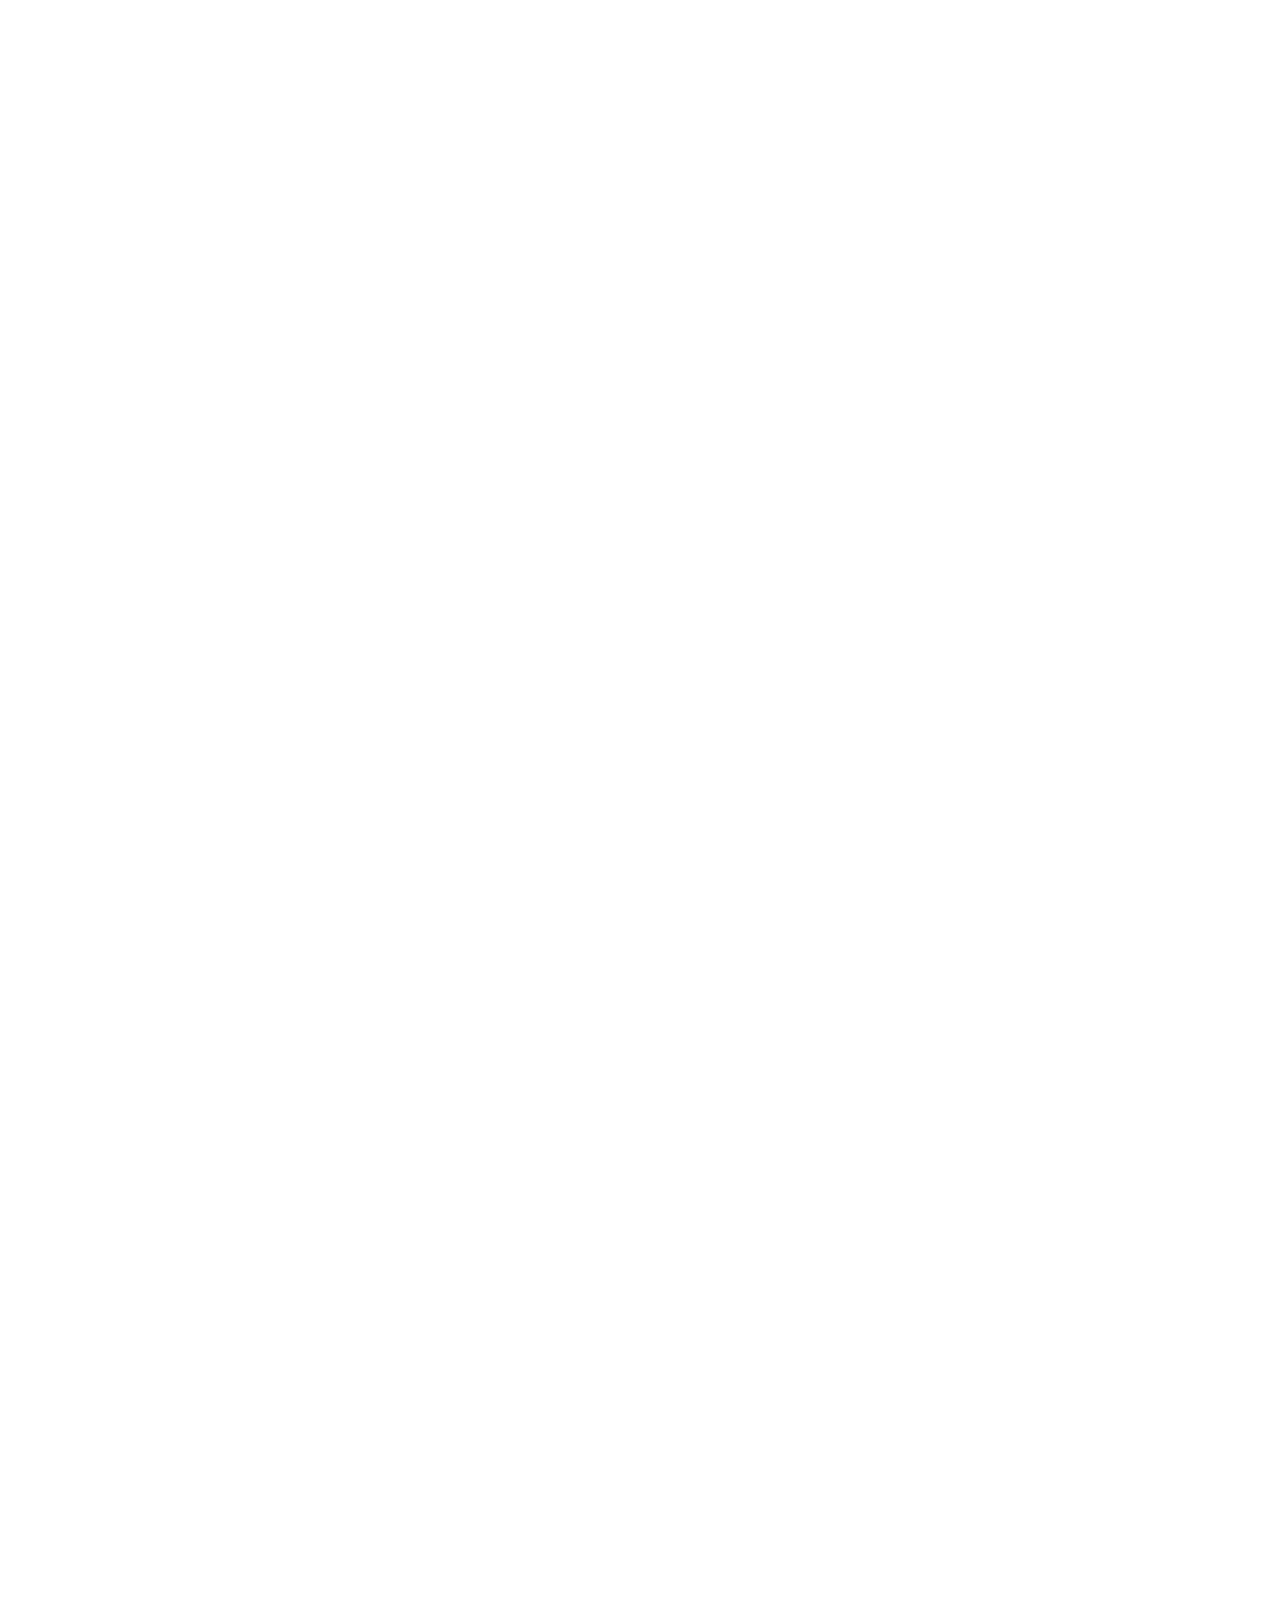
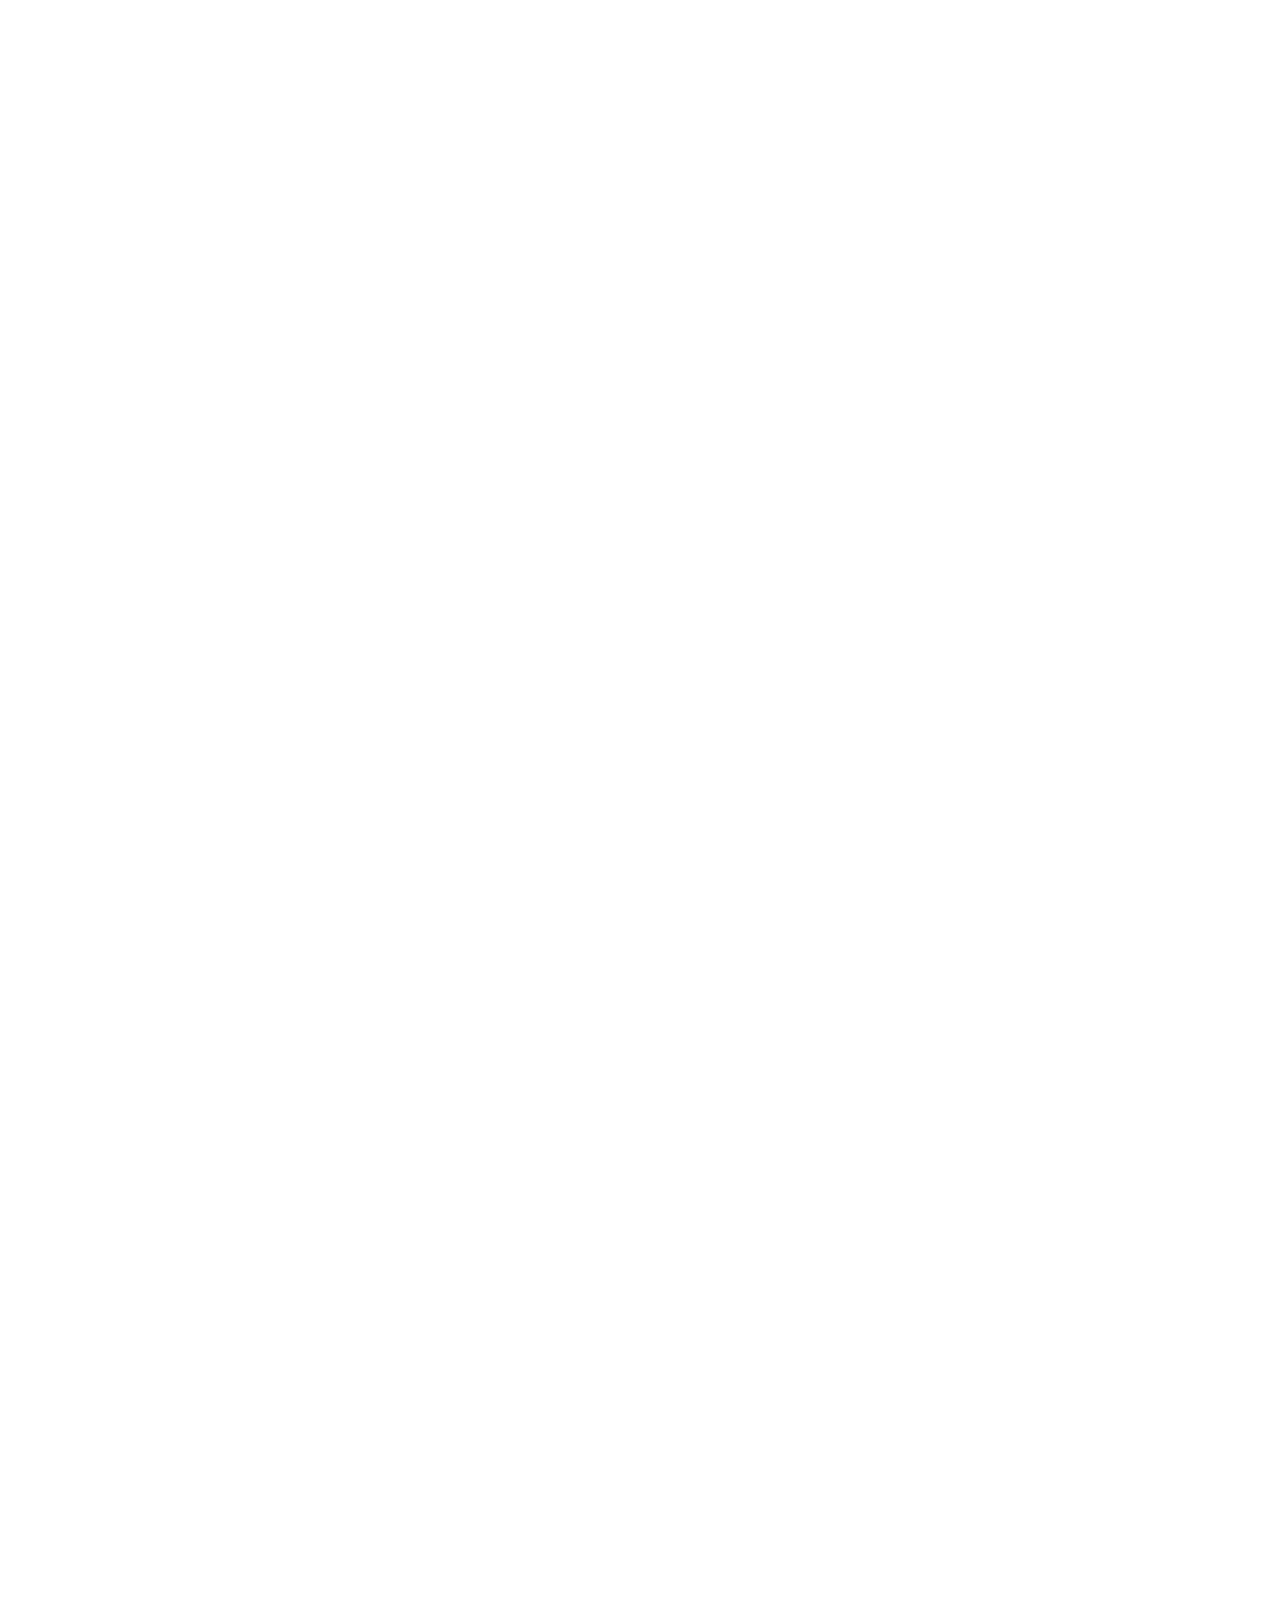
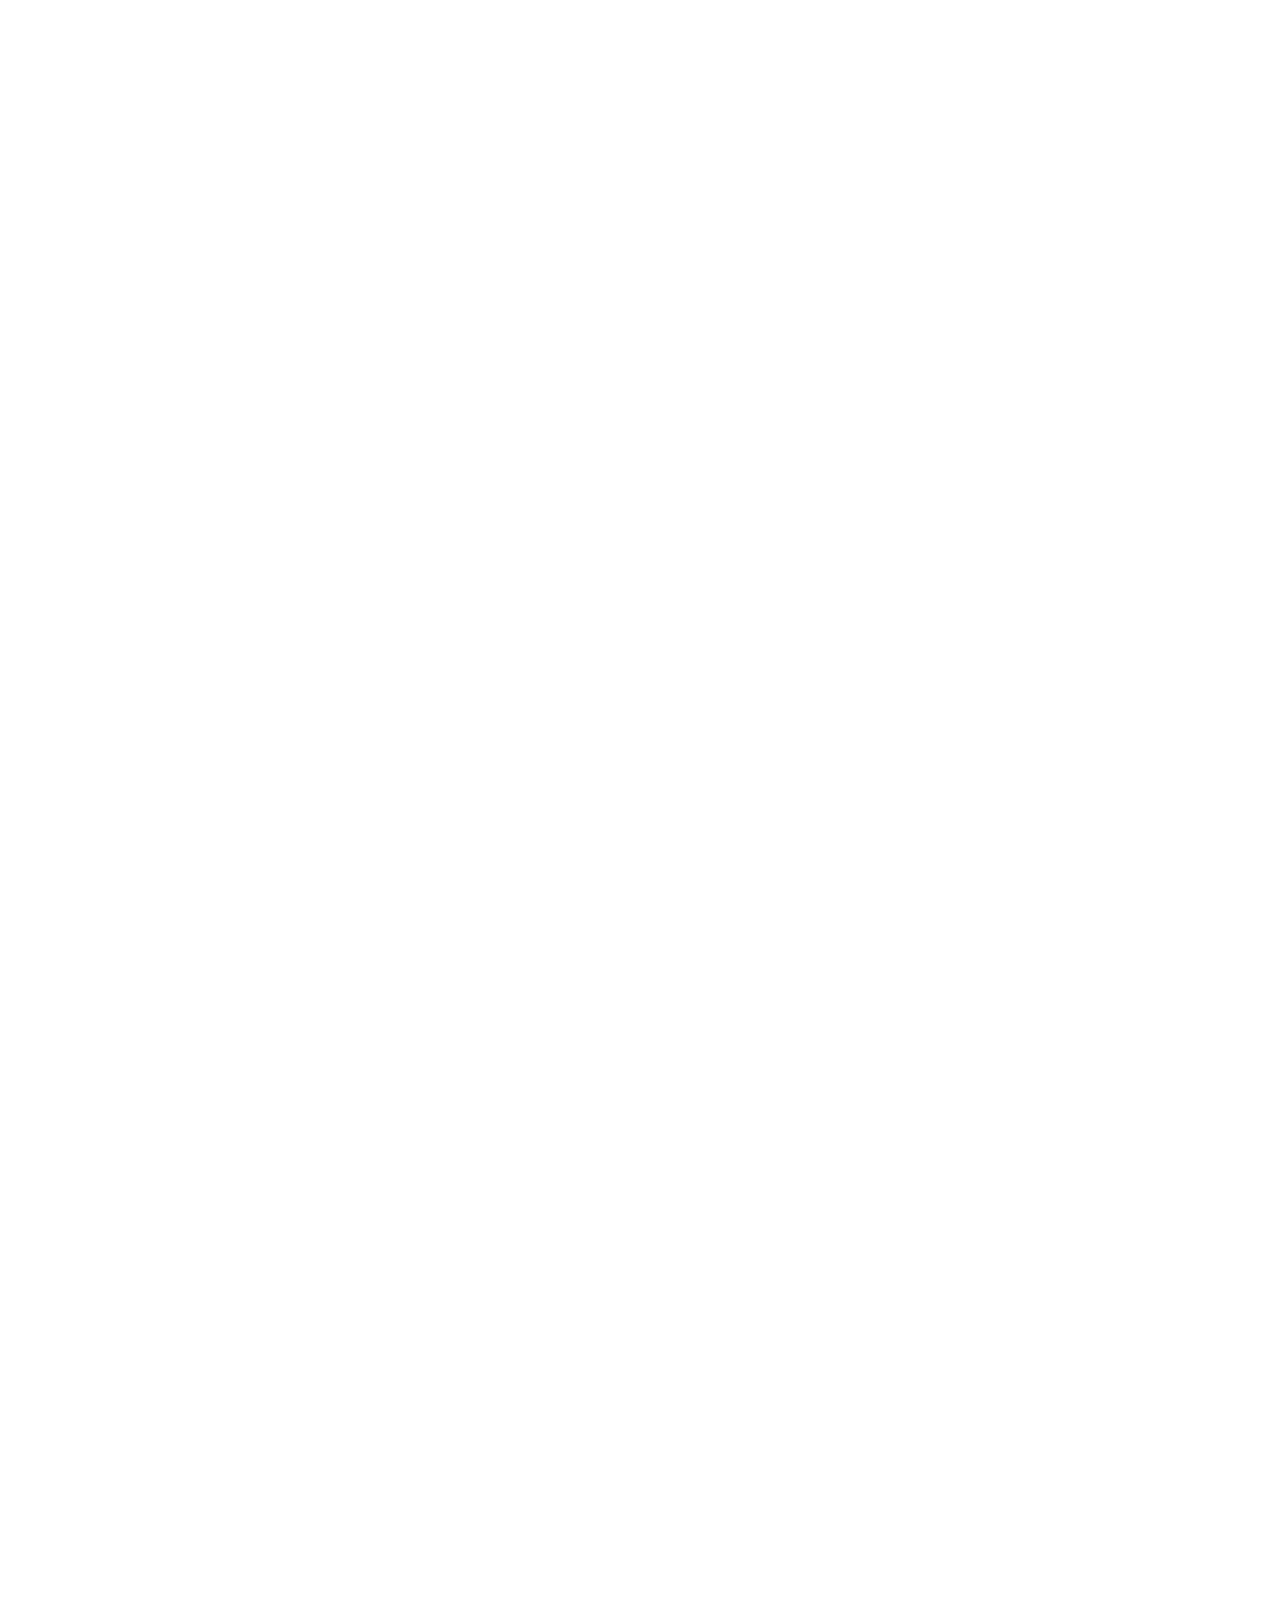
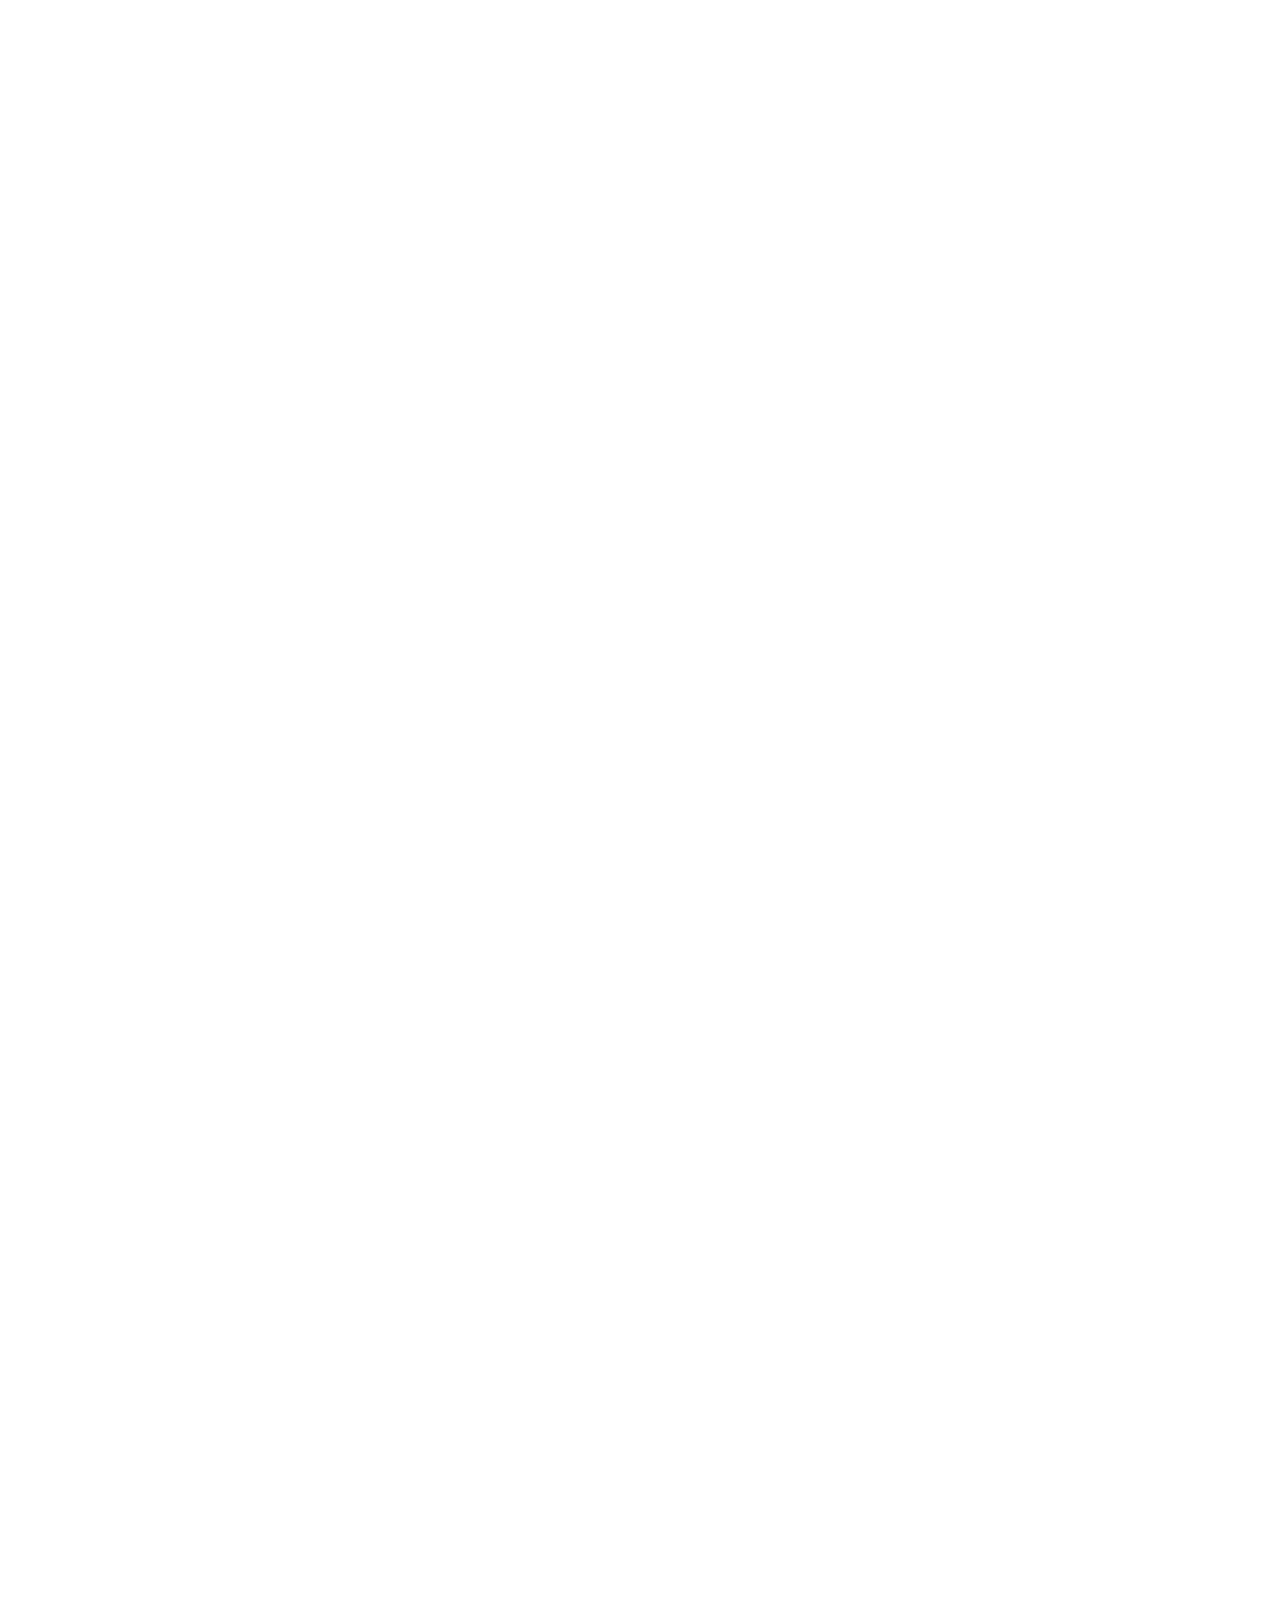
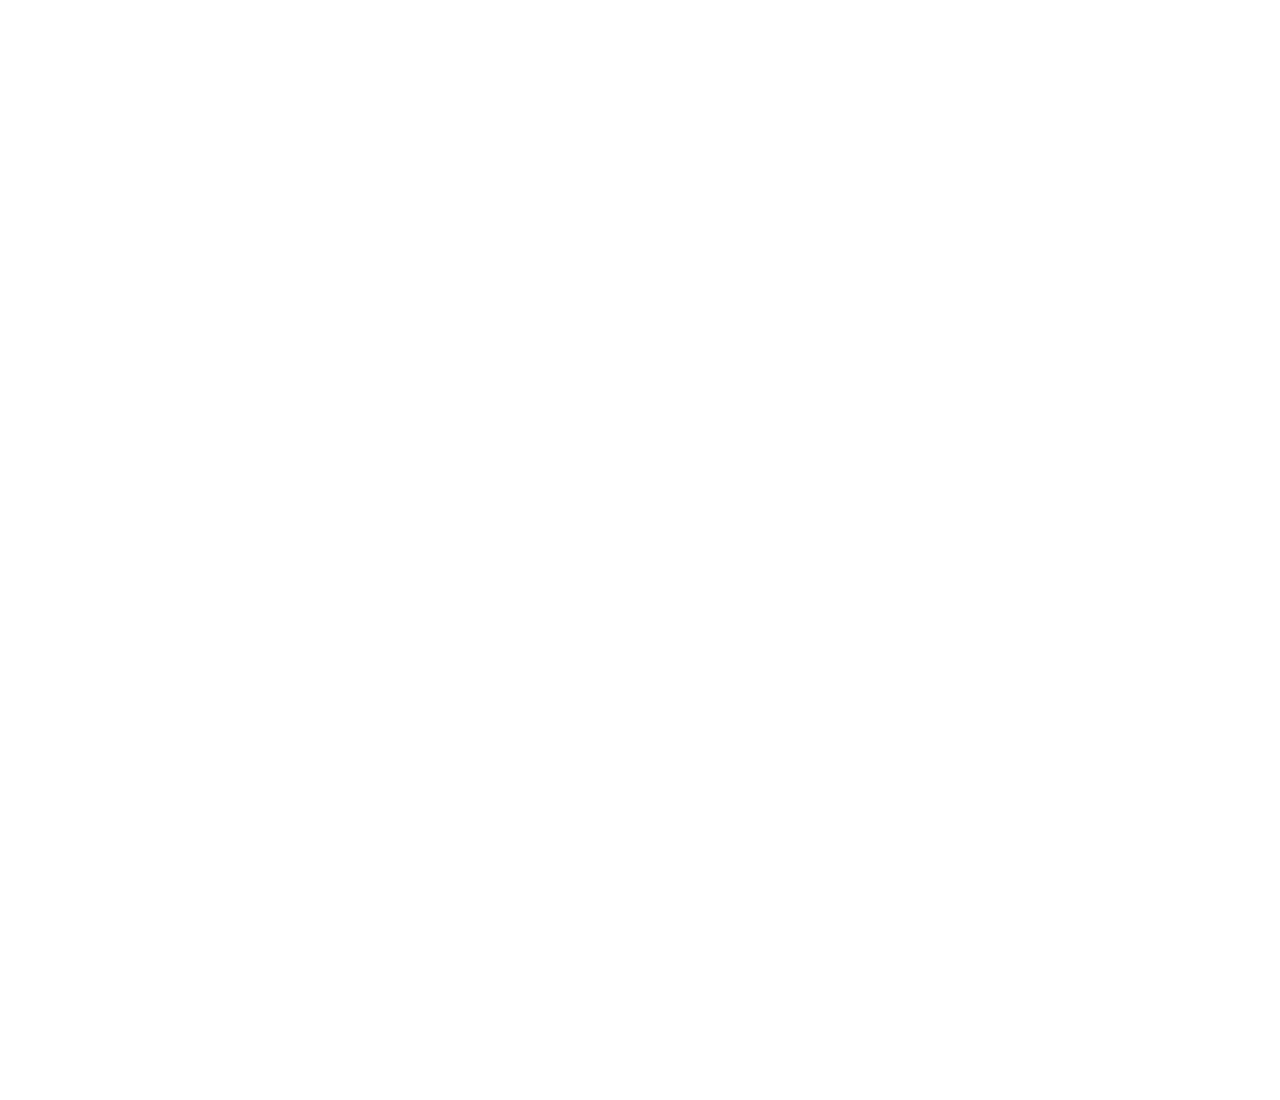
<file: more.html>
<!DOCTYPE html>
<html lang="en">
<head>
  <meta charset="UTF-8">
  <meta http-equiv="X-UA-Compatible" content="IE=edge">
  <meta name="viewport" content="width=device-width, initial-scale=1.0">
  <title>More - bora's kakaotalk clone</title>
  <link rel="stylesheet" href="css/style.css">
</head>

<body>

  <div class="top-bar">
    <div class="top-bar__column">
      <span>No Service</span>
      <i class="fi fi-bs-wifi"></i>
    </div>
    <div class="top-bar__column">
      <span>21:23</span>
    </div>
    <div class="top-bar__column">
      <span>100%</span>
      <i class="fi fi-rs-battery-three-quarters"></i>
    </div>
  </div>

  <header class="main-header">
    <div class="header">
      <span>More</span>
    </div>
    <div class="header">
      <i class="fi fi-rr-search"></i>
      <!-- <i class="fi fi-rr-add"></i> -->
      <i class="fi fi-rs-music-alt"></i>
      <a href="settings.html">
        <i class="fi fi-rr-settings"></i>
      </a>
      
    </div>
  </header>


  <main class="main-group">

    <div class="profile-l">
      <div class="profile-l__user">
        <img src="img/프로필사진.jpg" alt="">
        <div class="profile-l__user-text">
          <h1>유후쿤</h1>
          <h4>instagram ID : gangerji.hoo</h4>
        </div>
      </div>
      <div class="profile-l__rightside profile-l__insta-icon">
        <i class="fi fi-brands-instagram"></i>
      </div>
    </div>

    <div class="more__icon-layout">
      <div class="icon-layout">
        <div class="icon-layout__btn">
          <i class="fi fi-rr-calendar-check"></i>
          <div class="icon-layout__text-of-more">
            <span>Calendar</span>
          </div>
        </div>
  
        <div class="icon-layout__btn">
          <i class="fi fi-rs-folder-upload"></i>
          <div class="icon-layout__text-of-more">
            <span>Talk Drive</span>
          </div>
        </div>
  
        <div class="icon-layout__btn">
          <i class="fi fi-rr-grin-alt"></i>
          <div class="icon-layout__text-of-more">
            <span>Emotions</span>
          </div>
        </div>
  
        <div class="icon-layout__btn">
          <i class="fi fi-rs-gift"></i>
          <div class="icon-layout__text-of-more">
            <span>Gifts</span>
          </div>
        </div>
  
      </div>
      <div class="icon-layout"> 
        <div class="icon-layout__btn">
          <i class="fi fi-rr-shopping-bag"></i>
          <div class="icon-layout__text-of-more">
            <span>Shopping</span>
          </div>
        </div>
  
        <div class="icon-layout__btn">
          <i class="fi fi-rr-megaphone"></i>
          <div class="icon-layout__text-of-more">
            <span>Notice</span>
          </div>
        </div>
  
        <div class="icon-layout__btn-opacity">
          <i class="fi fi-rr-user-add"></i>
          <div class="icon-layout__text-of-more">
            <span>투명처리</span>
          </div>
        </div>
  
        <div class="icon-layout__btn-opacity">
          <i class="fi fi-rr-envelope"></i>
          <div class="icon-layout__text-of-more">
            <span>투명처리</span>
          </div>
        </div>
  
      </div>
    </div>

    <div class="gray-header">
      <span class="gray-header__suggestions">Suggestions</span>
      <!-- <i class="fi fi-rs-angle-small-up"></i> -->
    </div>
    
    <div class="icon-layout">

      <div class="icon-layout__btn">
        <!-- <i class="fi fi-rr-qrcode"></i> -->
        <img class="app-photo" src="img/symbol_카카오톡.png" alt="">
        <div class="icon-layout__text-of-suggestions">
          <span>Kakao Story</span>
        </div>
      </div>

      <div class="icon-layout__btn">
        <img class="app-photo" src="img/symbol_카카오톡.png" alt="">
        <div class="icon-layout__text-of-suggestions">
          <span>Kakao friends</span>
        </div>
      </div>

      <div class="icon-layout__btn">
        <img class="app-photo" src="img/symbol_카카오톡.png" alt="">
        <div class="icon-layout__text-of-suggestions">
          <span>Friends Gem</span>
        </div>
      </div>

      <div class="icon-layout__btn-opacity">
        <img class="app-photo" src="img/symbol_카카오톡.png" alt="">
        <div class="icon-layout__text-of-suggestions">
          <span>투명처리</span>
        </div>
      </div>

    </div>
    
  </main>
  


  <nav class="nav">
    <ul class="nav__list">
      <li class="nav__btn">
        <a href="friends.html" class="nav__link">
          <i class="fi fi-rr-user"></i>
        </a>
      </li>
      <li class="nav__btn">
        <a class="nav__link" href="chats.html">
          <span class="badge">1</span>
          <i class="fi fi-rs-beacon"></i>
        </a>
      </li>
      <li class="nav__btn">
        <a class="nav__link" href="find.html">
          <!-- <i class="fi fi-br-search"></i> -->
          <i class="fi fi-rr-search"></i>
        </a>
      </li>
      <li class="nav__btn">
        <span class="badge-dot"></span>
        <a class="nav__link" href="more.html">
          <!-- <i class="fi fi-rs-menu-dots"></i> -->
          <i class="fi fi-br-menu-dots"></i>
        </a>
      </li>
    </ul>
  </nav>
</body>
</html>
</file>
<file: css/style.css>
@import "reset.css";
@import "variable.css";
@import "flaticon.css";
@import "login.css";
@import "chatroom.css";

/* component */
@import "component/top-bar.css";
@import "component/header.css";
@import "component/nav.css";
@import "component/profile.css";
@import "component/badge.css";
@import "component/icon-layout.css";

body {
  font-family: system-ui, -apple-system, BlinkMacSystemFont, 'Segoe UI', Roboto, Oxygen, Ubuntu, Cantarell, 'Open Sans', 'Helvetica Neue', sans-serif;
  color: rgb(24, 24, 24);

  height: 1000vh;
}

/* 다시한번 강의듣기 */
#friends-display {
  background-color: var(--gray-color-1);
  display: flex;
  align-items: center;
  justify-content: center;
  padding: 15px 0;
  margin-top: 87px;
}

#friends-display i {
  color: var(--gray-color-2);
  font-size: 18px;
}

#friends-display span {
  margin: 0 5px;
}

.gray-header {
  display: flex;
  align-items: center;
  justify-content: space-between;
  color: var(--gray-color-3);
  border-top: 0.5px solid var(--gray-color-2);
  padding: 13px 0 15px 0;
  font-size: 15px;
}

.gray-header i {
  font-size: 18px;
}
.gray-header__go-to-openchat-home {
  display: flex;
  align-items: center;
}

.gray-header__suggestions {
  color: rgb(24, 24, 24);
  margin: 13px 0;
}

.friends-group {
  margin: 15px var(--horizontal-margin);
  
}

.main-group {
  margin: 0px var(--horizontal-margin);
  margin-top: 100px;
  margin-bottom: 85px;
}

.settings-group1 {
  margin: 0px var(--horizontal-margin);
  margin-top: 85px;
}

.settings-group2 {
  margin: 0px var(--horizontal-margin);
  margin-bottom: 85px;
}

.recommended-friends__text {
  background-color: white;
  color: var(--gray-color-3);
  font-size: 18px;
  display: block;
  text-align: center;
  padding: 100px 0;
  margin-top: -15px;
}
.openchat {
  display: flex;
  justify-content: space-between;
  align-items: center;
  margin-bottom: 15px;
}
.openchat__left {
  display: flex;
  flex-direction: column;
}

.openchat__left-1 {
  font-size: 20px;
}

.openchat__left-2 {
  font-size: 15px;
  color: var(--gray-color-3);
  margin: 7px 0;
}

.openchat__left-3 {
  display: flex;
  align-items: center;
  margin-right: 7px;
  color: var(--gray-color-3);
}

.vertical-line {
  height: 15px;
  border-left: 1px solid;
}

.openchat__left-3:last-child {
  color: rgb(255, 83, 215);
}

.openchat__right {
  position: relative;
}

.heart-icon {
  display: flex;
  text-align: center;
  justify-content: center;
  align-items: center;
  position: absolute;
  bottom: 8px;
  right: 7px;
  background-color: rgba(0, 0, 0, 0.5);
  width: 58px;
  height: 23px;
  font-size: 14px;
  color: white;
  border-radius: 12.5px;
}

.heart-icon i {
  margin-right: 3px;
  font-size: 11px;
}

.more__icon-layout {
  margin: 40px 0;
}



.settings-menu__btn {
  display: flex;
  justify-content: space-between;
  padding: 18px 10px;
  align-items: center;
  font-size: 18px;
  font-weight: 400;
}

.settings-menu__btn-left {
  display: flex;
  flex-direction: row;
  align-items: center;
}

.settings-menu__btn-left i {
  font-size: 20px;
  margin-right: 20px;
}

.settings-menu__btn-right span {
  color: var(--gray-color-3);
  font-weight: 300;
}

.settings-menu__line {
  display: block;
  border-bottom: 1px solid var(--gray-color-1);
}

.settings-menu__longline {
  display: block;
  border-bottom: 0.5px solid var(--gray-color-3);
  margin: 20px 0;
}
</file>
